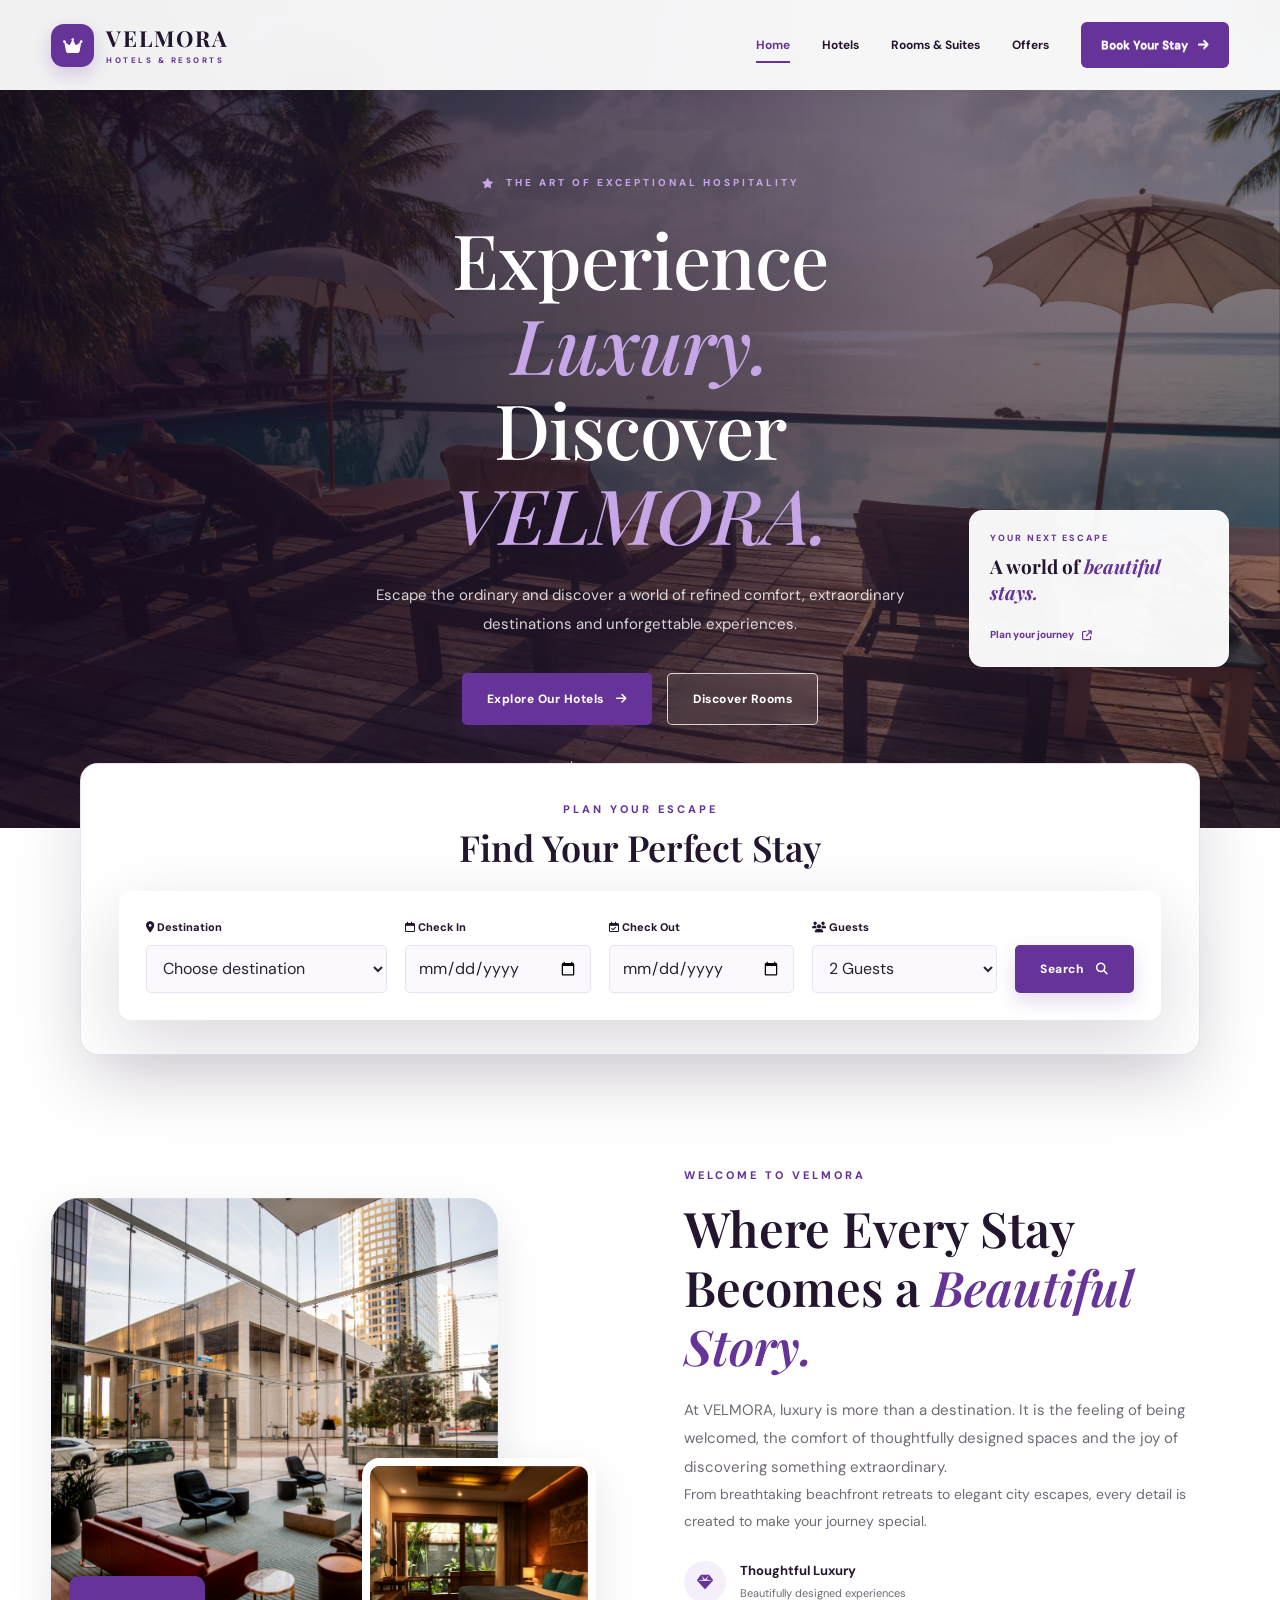
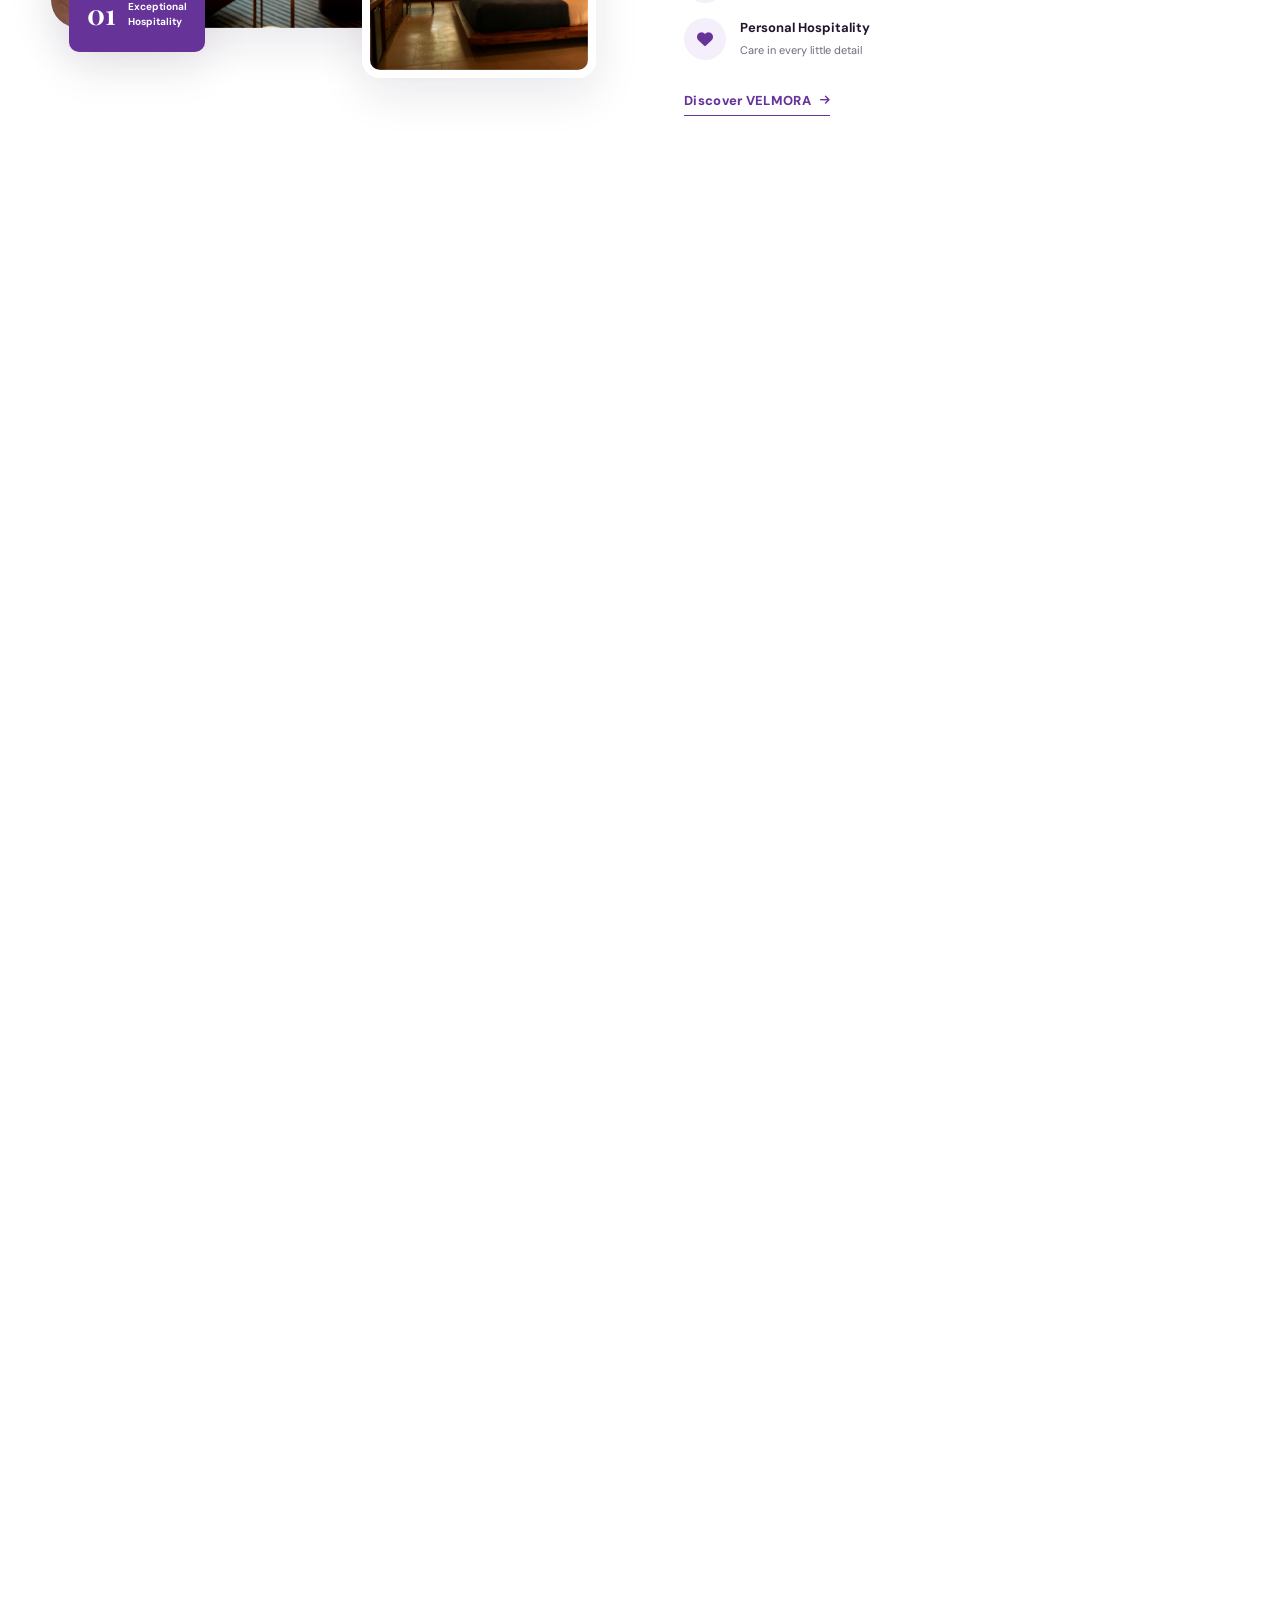
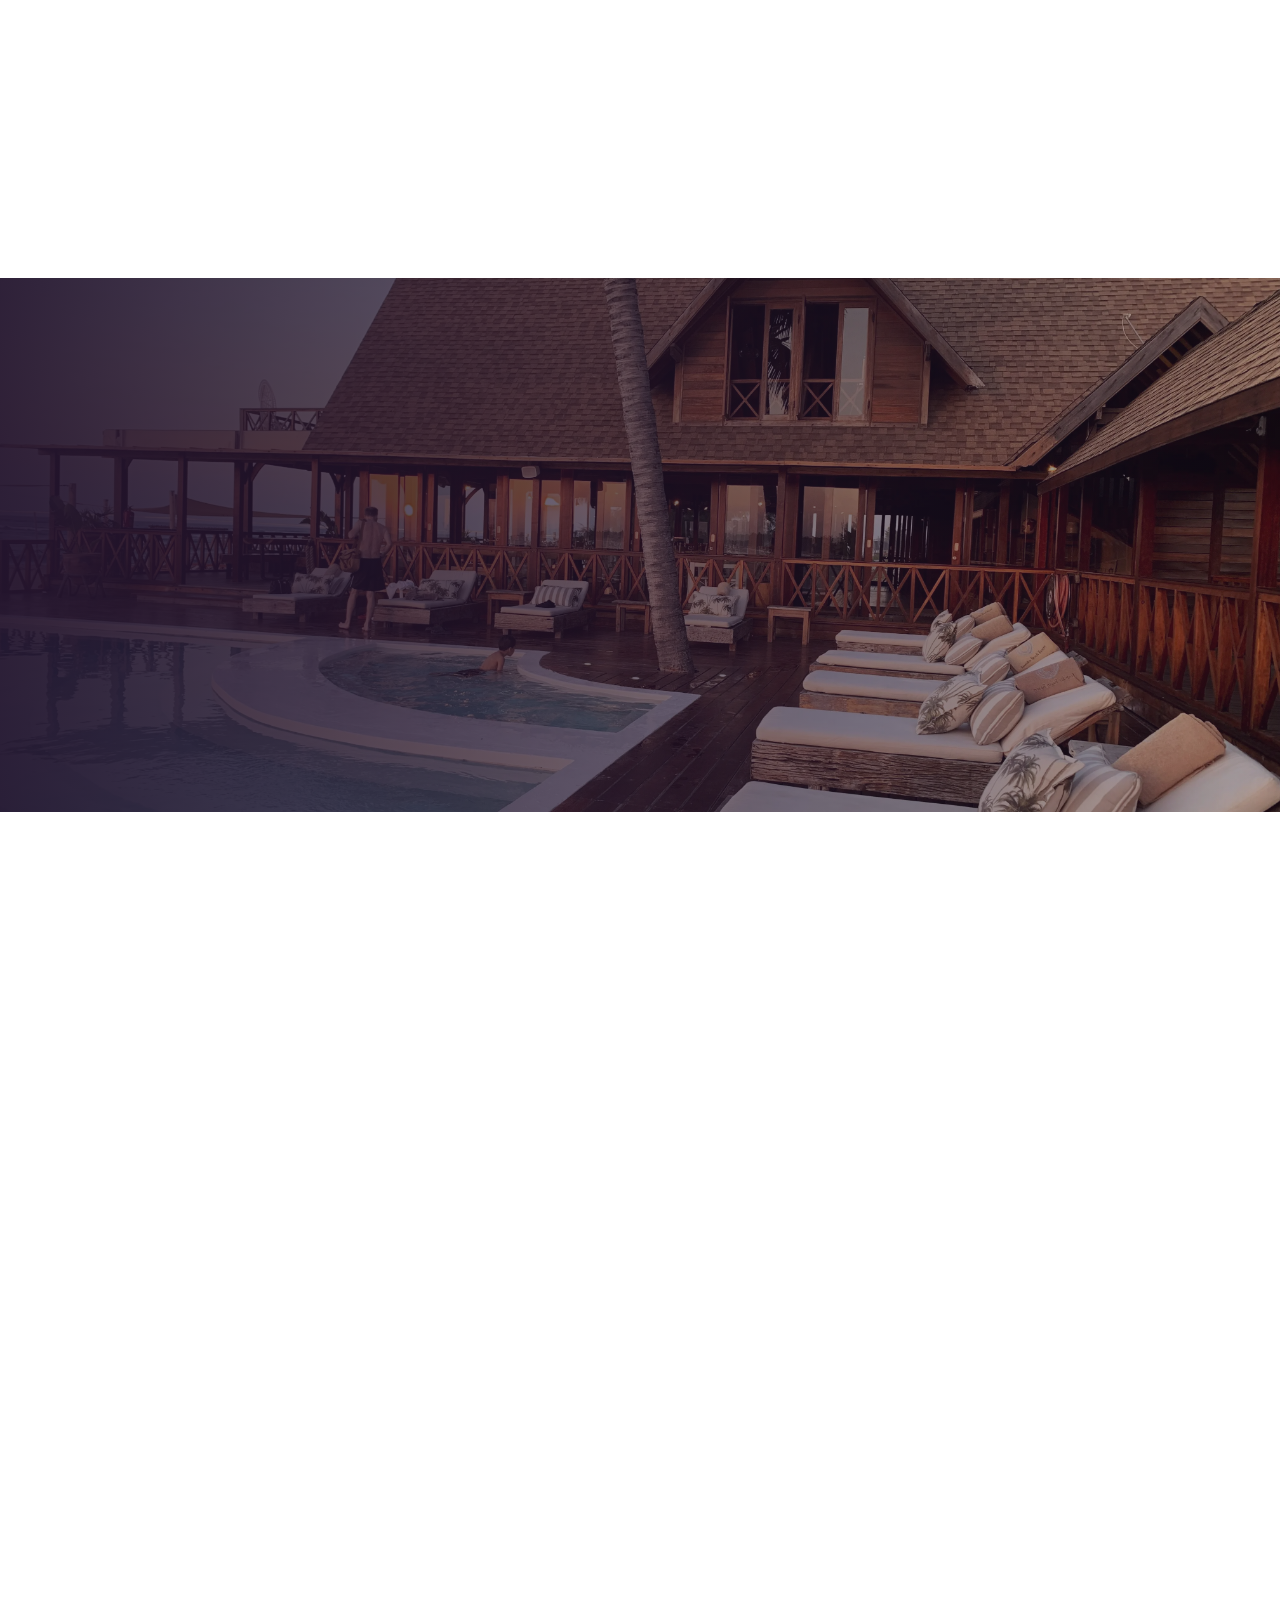
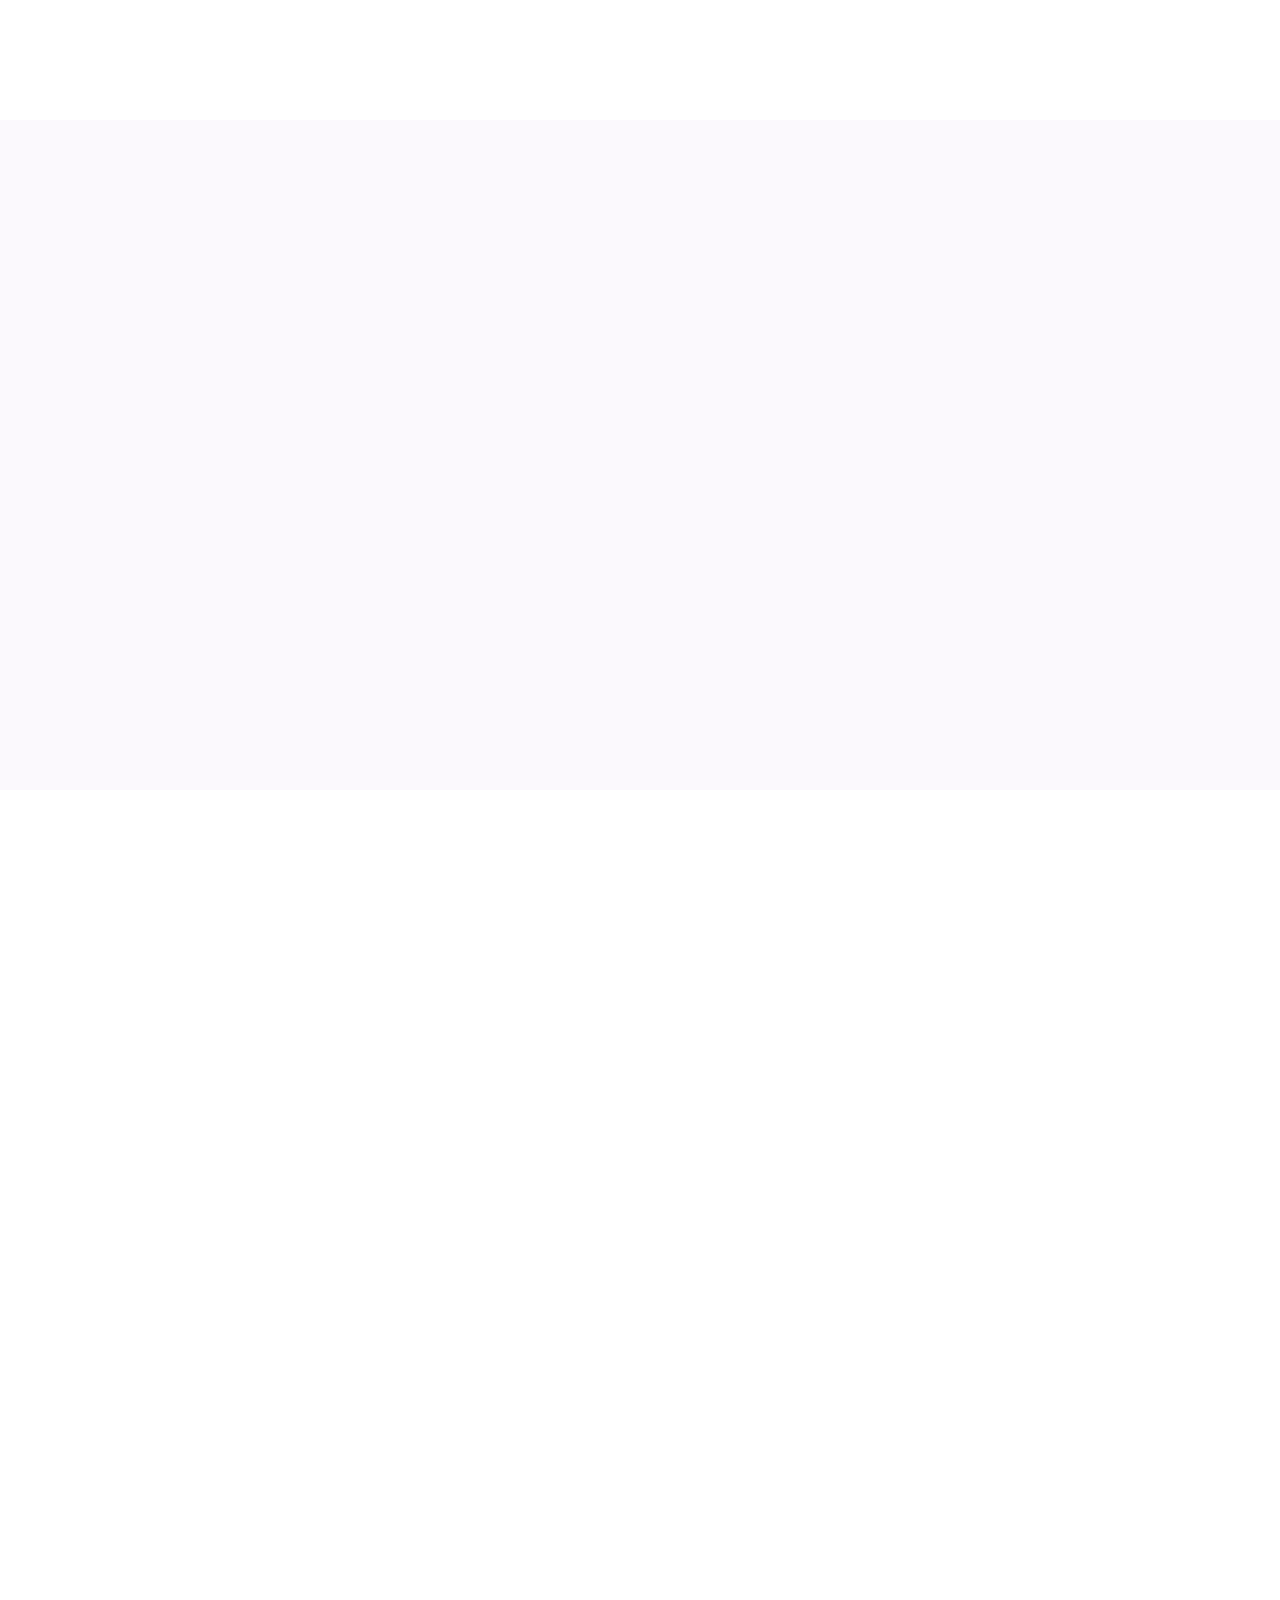
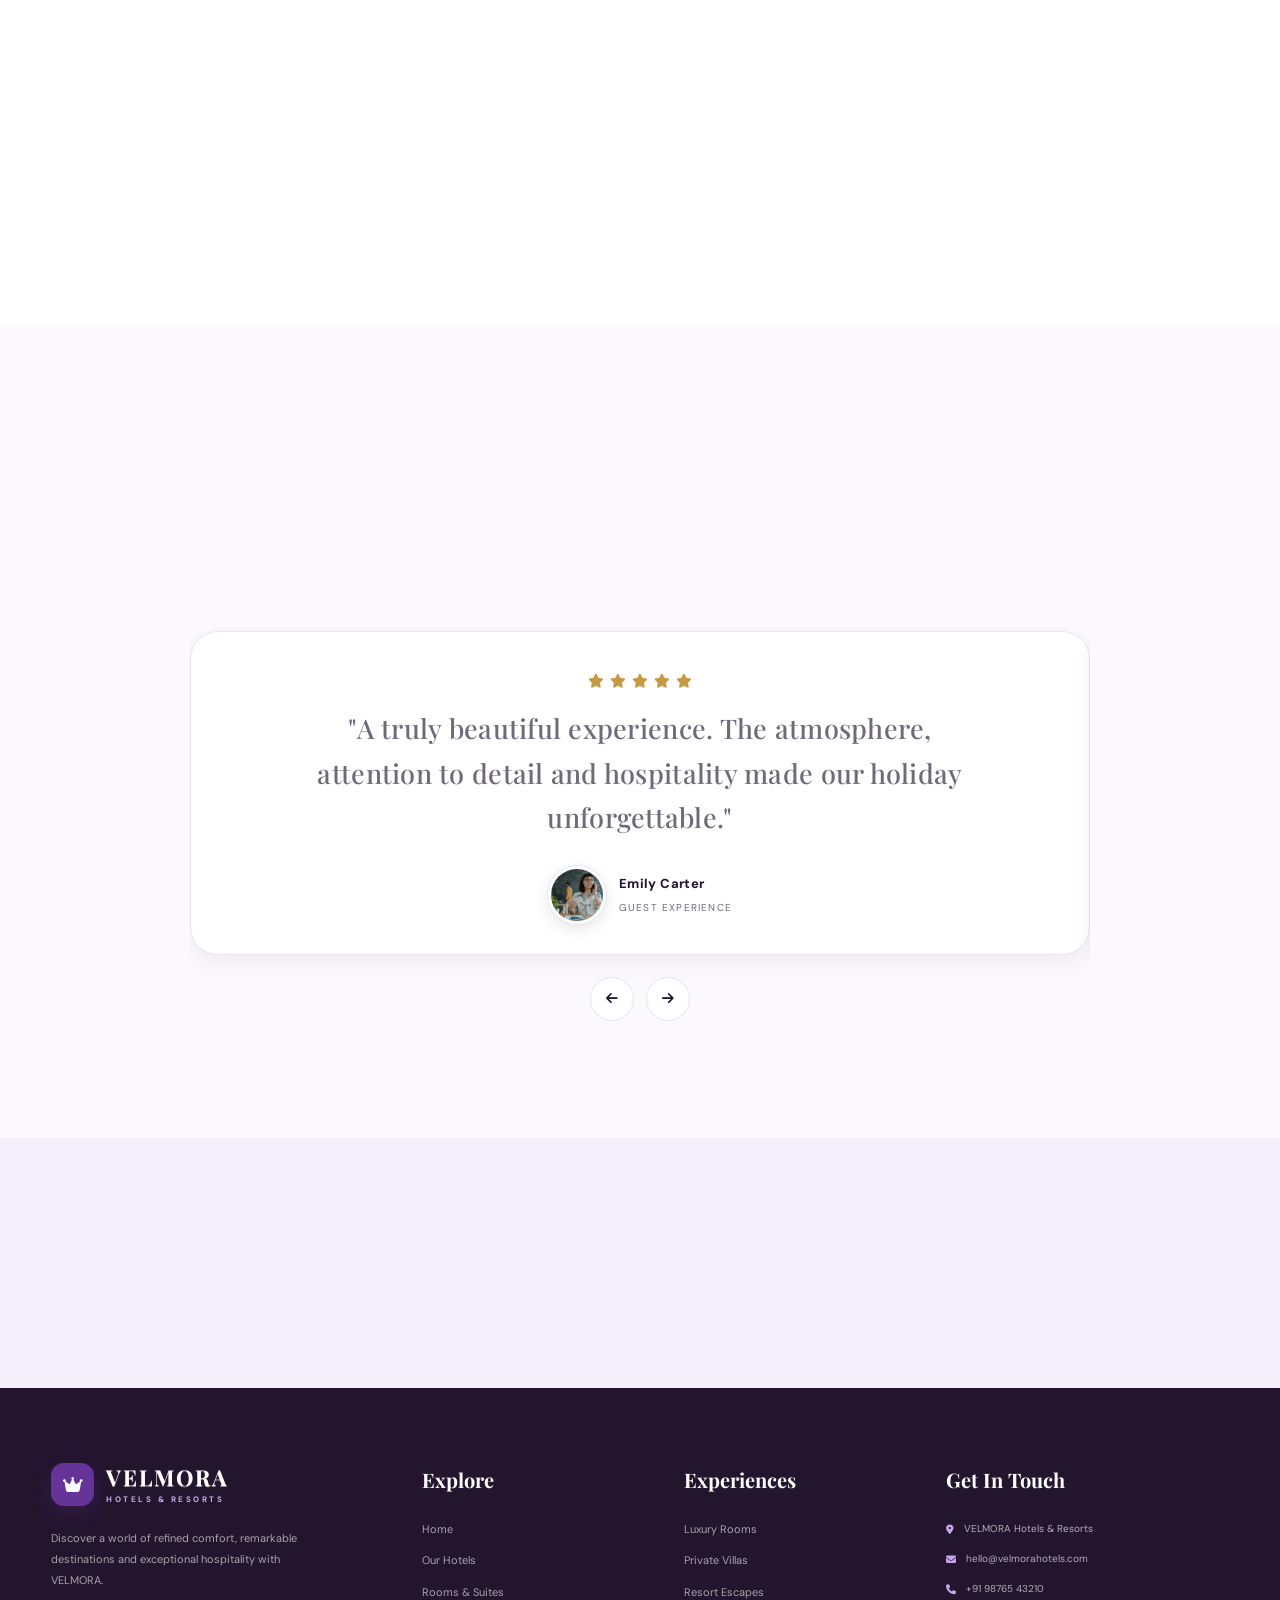
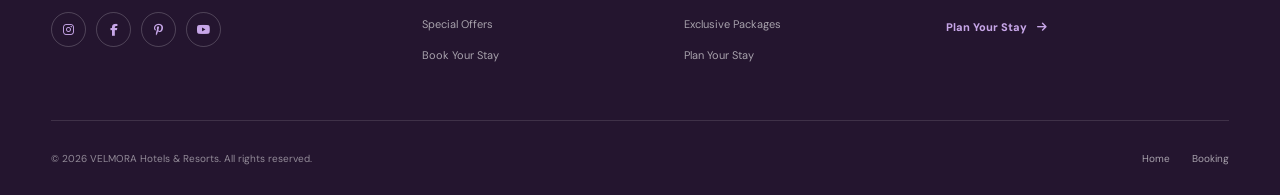
<file: index.html>
<!DOCTYPE html>
<html lang="en">
<head>
    <meta charset="UTF-8">
    <meta name="viewport" content="width=device-width, initial-scale=1.0">

    <meta name="theme-color" content="#663399">
    <meta name="description" content="Discover exceptional stays, elegant rooms and unforgettable hospitality at VELMORA Hotels & Resorts.">

    <title>VELMORA | Luxury Hotels & Resorts</title>

    <!-- Google Fonts -->
    <link rel="preconnect" href="https://fonts.googleapis.com">
    <link rel="preconnect" href="https://fonts.gstatic.com" crossorigin>
    <link href="https://fonts.googleapis.com/css2?family=DM+Sans:wght@400;500;600;700;800&family=Playfair+Display:wght@400;500;600;700&display=swap" rel="stylesheet">

    <!-- Font Awesome -->
    <link rel="stylesheet" href="https://cdnjs.cloudflare.com/ajax/libs/font-awesome/6.5.2/css/all.min.css">

    <!-- Main CSS -->
    <link rel="stylesheet" href="css/style.css">
</head>

<body class="home-page">

    <!-- =========================================
         PRELOADER
    ========================================== -->

    <div class="preloader" id="preloader">
        <div class="preloader-inner">

            <div class="preloader-visual">
                <div class="preloader-orbit orbit-one">
                    <span class="orbit-dot"></span>
                </div>

                <div class="preloader-orbit orbit-two">
                    <span class="orbit-dot"></span>
                </div>

                <div class="preloader-orbit orbit-three">
                    <span class="orbit-dot"></span>
                </div>

                <div class="preloader-center">
                    <i class="fa-solid fa-hotel"></i>
                </div>
            </div>

            <div class="preloader-brand">VELMORA</div>
            <div class="preloader-subtitle">HOTELS & RESORTS</div>

            <p class="preloader-tagline">
                Preparing your perfect stay
            </p>

            <div class="preloader-progress">
                <span id="preloader-progress-bar"></span>
            </div>

            <div class="preloader-meta">
                <span id="preloader-message">
                    Preparing your experience...
                </span>

                <span id="preloader-percent">0%</span>
            </div>

        </div>
    </div>


    <!-- PAGE TRANSITION -->

    <div class="page-transition" id="page-transition"></div>


    <!-- =========================================
         HEADER
    ========================================== -->

    <header class="site-header" id="site-header">

        <div class="container header-container">

            <!-- BRAND -->

            <a href="index.html" class="brand">

                <span class="brand-mark">
                    <i class="fa-solid fa-crown"></i>
                </span>

                <span class="brand-copy">
                    <strong>VELMORA</strong>
                    <small>HOTELS & RESORTS</small>
                </span>

            </a>


            <!-- MOBILE MENU BUTTON -->

            <button
                class="menu-toggle"
                id="menu-toggle"
                aria-label="Toggle navigation"
                aria-expanded="false"
                aria-controls="main-nav"
                type="button">

                <span></span>
                <span></span>
                <span></span>

            </button>


            <!-- NAVIGATION -->

            <nav class="main-nav" id="main-nav">

                <a href="index.html" class="nav-link active">
                    Home
                </a>

                <a href="hotels.html" class="nav-link">
                    Hotels
                </a>

                <a href="rooms.html" class="nav-link">
                    Rooms & Suites
                </a>

                <a href="offers.html" class="nav-link">
                    Offers
                </a>

                <a href="booking.html" class="nav-link nav-cta">
                    Book Your Stay
                    <i class="fa-solid fa-arrow-right"></i>
                </a>

            </nav>

        </div>

    </header>


    <main>


        <!-- =========================================
             HERO SECTION
        ========================================== -->

        <section class="home-hero">

            <div class="hero-background">
                <img
                    src="img/sasha-kaunas-xEaAoizNFV8-unsplash.webp"
                    alt="Luxury resort surrounded by beautiful scenery"
                    class="hero-image">

                <div class="hero-overlay"></div>
            </div>


            <div class="container hero-container">

                <div class="hero-content reveal">

                    <span class="hero-eyebrow">
                        <i class="fa-solid fa-star"></i>
                        THE ART OF EXCEPTIONAL HOSPITALITY
                    </span>

                    <h1>
                        Experience
                        <span>Luxury.</span>
                        Discover
                        <span>VELMORA.</span>
                    </h1>

                    <p>
                        Escape the ordinary and discover a world of
                        refined comfort, extraordinary destinations
                        and unforgettable experiences.
                    </p>


                    <div class="hero-actions">

                        <a href="hotels.html" class="btn btn-primary">
                            Explore Our Hotels
                            <i class="fa-solid fa-arrow-right"></i>
                        </a>

                        <a href="rooms.html" class="btn btn-outline">
                            Discover Rooms
                        </a>

                    </div>


                </div>


                <!-- HERO SIDE INFORMATION -->

                <div class="hero-side-card reveal reveal-right">

                    <span class="hero-side-label">
                        YOUR NEXT ESCAPE
                    </span>

                    <h3>
                        A world of
                        <span>beautiful stays.</span>
                    </h3>

                    <a href="booking.html">
                        Plan your journey
                        <i class="fa-solid fa-arrow-up-right-from-square"></i>
                    </a>

                </div>

            </div>


            <div class="hero-scroll-indicator">
                <span></span>
                SCROLL TO EXPLORE
            </div>

        </section>



        <!-- =========================================
             QUICK BOOKING SEARCH
        ========================================== -->

        <section class="quick-booking-section">

            <div class="container">

                <div class="quick-booking-panel reveal">

                    <div class="quick-booking-heading">

                        <span class="section-tag">
                            PLAN YOUR ESCAPE
                        </span>

                        <h2>Find Your Perfect Stay</h2>

                    </div>


                    <form class="quick-booking-form" id="quick-booking-form">

                        <div class="booking-field">

                            <label for="home-destination">
                                <i class="fa-solid fa-location-dot"></i>
                                Destination
                            </label>

                            <select id="home-destination" name="destination" required>
                                <option value="">Choose destination</option>
                                <option value="Maldives">Maldives</option>
                                <option value="Bali">Bali</option>
                                <option value="Dubai">Dubai</option>
                                <option value="Paris">Paris</option>
                                <option value="Switzerland">Switzerland</option>
                            </select>

                        </div>


                        <div class="booking-field">

                            <label for="home-checkin">
                                <i class="fa-regular fa-calendar"></i>
                                Check In
                            </label>

                            <input
                                type="date"
                                id="home-checkin"
                                name="check-in"
                                required>

                        </div>


                        <div class="booking-field">

                            <label for="home-checkout">
                                <i class="fa-regular fa-calendar-check"></i>
                                Check Out
                            </label>

                            <input
                                type="date"
                                id="home-checkout"
                                name="check-out"
                                required>

                        </div>


                        <div class="booking-field">

                            <label for="home-guests">
                                <i class="fa-solid fa-users"></i>
                                Guests
                            </label>

                            <select id="home-guests" name="guests">
                                <option value="1">1 Guest</option>
                                <option value="2" selected>2 Guests</option>
                                <option value="3">3 Guests</option>
                                <option value="4">4 Guests</option>
                                <option value="5">5 Guests</option>
                                <option value="6">6+ Guests</option>
                            </select>

                        </div>


                        <button type="submit" class="btn btn-primary search-btn">
                            Search
                            <i class="fa-solid fa-magnifying-glass"></i>
                        </button>

                    </form>

                </div>

            </div>

        </section>



        <!-- =========================================
             INTRODUCTION
        ========================================== -->

        <section class="section introduction-section">

            <div class="container">

                <div class="intro-grid">

                    <div class="intro-images reveal reveal-left">

                        <div class="intro-main-image">
                            <img
                                src="img/darshan-patel-DfzzpBRZCT0-unsplash.webp"
                                alt="Beautiful luxury hotel swimming pool">
                        </div>

                        <div class="intro-small-image">
                            <img
                                src="img/visualsofdana-T5pL6ciEn-I-unsplash.webp"
                                alt="Elegant luxury hotel interior">
                        </div>

                        <div class="intro-experience-badge">
                            <strong>01</strong>
                            <span>Exceptional<br>Hospitality</span>
                        </div>

                    </div>


                    <div class="intro-content reveal reveal-right">

                        <span class="section-tag">
                            WELCOME TO VELMORA
                        </span>

                        <h2 class="section-title">
                            Where Every Stay
                            Becomes a
                            <span>Beautiful Story.</span>
                        </h2>

                        <p class="section-description">
                            At VELMORA, luxury is more than a destination.
                            It is the feeling of being welcomed, the comfort
                            of thoughtfully designed spaces and the joy
                            of discovering something extraordinary.
                        </p>

                        <p>
                            From breathtaking beachfront retreats to
                            elegant city escapes, every detail is created
                            to make your journey special.
                        </p>


                        <div class="intro-highlights">

                            <div class="intro-highlight">
                                <i class="fa-solid fa-gem"></i>

                                <div>
                                    <strong>Thoughtful Luxury</strong>
                                    <span>Beautifully designed experiences</span>
                                </div>
                            </div>


                            <div class="intro-highlight">
                                <i class="fa-solid fa-heart"></i>

                                <div>
                                    <strong>Personal Hospitality</strong>
                                    <span>Care in every little detail</span>
                                </div>
                            </div>

                        </div>


                        <a href="hotels.html" class="text-link">
                            Discover VELMORA
                            <i class="fa-solid fa-arrow-right"></i>
                        </a>

                    </div>

                </div>

            </div>

        </section>



        <!-- =========================================
             FEATURED DESTINATIONS
        ========================================== -->

        <section class="section destinations-section">

            <div class="container">

                <div class="section-heading reveal">

                    <div>
                        <span class="section-tag">
                            EXPLORE THE WORLD
                        </span>

                        <h2 class="section-title">
                            Destinations Worth
                            <span>Discovering.</span>
                        </h2>
                    </div>

                    <a href="hotels.html" class="text-link">
                        View All Hotels
                        <i class="fa-solid fa-arrow-right"></i>
                    </a>

                </div>


                <div class="destination-grid">

                    <!-- DESTINATION 1 -->

                    <article class="destination-card destination-large reveal">

                        <img
                            src="img/ishan-seefromthesky-DtWyp_4YEes-unsplash.webp"
                            alt="Maldives tropical island resort">

                        <div class="destination-overlay">

                            <span class="destination-country">
                                INDIAN OCEAN
                            </span>

                            <h3>Maldives</h3>

                            <p>
                                Tropical beauty and oceanfront luxury.
                            </p>

                            <a href="hotels.html">
                                Explore Destination
                                <i class="fa-solid fa-arrow-right"></i>
                            </a>

                        </div>

                    </article>


                    <!-- DESTINATION 2 -->

                    <article class="destination-card reveal">

                        <img
                            src="img/katarzyna-zygnerska-Y0UUhY1V7Po-unsplash.webp"
                            alt="Bali tropical destination">

                        <div class="destination-overlay">

                            <span class="destination-country">
                                INDONESIA
                            </span>

                            <h3>Bali</h3>

                            <p>
                                Serenity surrounded by nature.
                            </p>

                            <a href="hotels.html">
                                Explore
                                <i class="fa-solid fa-arrow-right"></i>
                            </a>

                        </div>

                    </article>


                    <!-- DESTINATION 3 -->

                    <article class="destination-card reveal">

                        <img
                            src="img/david-rodrigo-Fr6zexbmjmc-unsplash.webp"
                            alt="Dubai skyline">

                        <div class="destination-overlay">

                            <span class="destination-country">
                                UNITED ARAB EMIRATES
                            </span>

                            <h3>Dubai</h3>

                            <p>
                                Contemporary elegance and city luxury.
                            </p>

                            <a href="hotels.html">
                                Explore
                                <i class="fa-solid fa-arrow-right"></i>
                            </a>

                        </div>

                    </article>


                    <!-- DESTINATION 4 -->

                    <article class="destination-card reveal">

                        <img
                            src="img/chris-karidis-nnzkZNYWHaU-unsplash.webp"
                            alt="Paris city destination">

                        <div class="destination-overlay">

                            <span class="destination-country">
                                FRANCE
                            </span>

                            <h3>Paris</h3>

                            <p>
                                Romance, culture and timeless charm.
                            </p>

                            <a href="hotels.html">
                                Explore
                                <i class="fa-solid fa-arrow-right"></i>
                            </a>

                        </div>

                    </article>

                </div>

            </div>

        </section>



        <!-- =========================================
             FEATURED HOTELS
        ========================================== -->

        <section class="section featured-hotels-section">

            <div class="container">

                <div class="section-heading reveal">

                    <div>
                        <span class="section-tag">
                            HANDPICKED FOR YOU
                        </span>

                        <h2 class="section-title">
                            Our Signature
                            <span>Hotels.</span>
                        </h2>

                        <p class="section-description">
                            Discover remarkable places designed
                            for extraordinary experiences.
                        </p>
                    </div>

                    <a href="hotels.html" class="text-link">
                        Explore All Hotels
                        <i class="fa-solid fa-arrow-right"></i>
                    </a>

                </div>


                <div class="hotel-grid">

                    <!-- HOTEL 1 -->

                    <article class="hotel-card reveal">

                        <div class="hotel-card-image">

                            <img
                                src="img/anmol-seth-hDbCjHNdF48-unsplash.webp"
                                alt="Luxury tropical resort">

                            <span class="hotel-badge">
                                SIGNATURE STAY
                            </span>

                            <span class="hotel-rating">
                                <i class="fa-solid fa-star"></i>
                                4.9
                            </span>

                        </div>


                        <div class="hotel-card-content">

                            <span class="hotel-location">
                                <i class="fa-solid fa-location-dot"></i>
                                Maldives
                            </span>

                            <h3>VELMORA Ocean Retreat</h3>

                            <p>
                                A peaceful escape with stunning
                                ocean views and private experiences.
                            </p>

                            <div class="hotel-card-bottom">

                                <div class="hotel-price">
                                    <strong>₹18,500</strong>
                                    <span>/ night</span>
                                </div>

                                <a href="booking.html" class="hotel-arrow">
                                    <i class="fa-solid fa-arrow-right"></i>
                                </a>

                            </div>

                        </div>

                    </article>


                    <!-- HOTEL 2 -->

                    <article class="hotel-card reveal">

                        <div class="hotel-card-image">

                            <img
                                src="img/sara-dubler-Koei_7yYtIo-unsplash.webp"
                                alt="Luxury swimming pool resort">

                            <span class="hotel-badge">
                                GUEST FAVOURITE
                            </span>

                            <span class="hotel-rating">
                                <i class="fa-solid fa-star"></i>
                                4.8
                            </span>

                        </div>


                        <div class="hotel-card-content">

                            <span class="hotel-location">
                                <i class="fa-solid fa-location-dot"></i>
                                Bali, Indonesia
                            </span>

                            <h3>VELMORA Tropical Haven</h3>

                            <p>
                                Relax in a beautiful setting
                                surrounded by lush greenery.
                            </p>

                            <div class="hotel-card-bottom">

                                <div class="hotel-price">
                                    <strong>₹12,900</strong>
                                    <span>/ night</span>
                                </div>

                                <a href="booking.html" class="hotel-arrow">
                                    <i class="fa-solid fa-arrow-right"></i>
                                </a>

                            </div>

                        </div>

                    </article>


                    <!-- HOTEL 3 -->

                    <article class="hotel-card reveal">

                        <div class="hotel-card-image">

                            <img
                                src="img/ciudad-maderas-MXbM1NrRqtI-unsplash.webp"
                                alt="Elegant luxury hotel">

                            <span class="hotel-badge">
                                CITY LUXURY
                            </span>

                            <span class="hotel-rating">
                                <i class="fa-solid fa-star"></i>
                                4.9
                            </span>

                        </div>


                        <div class="hotel-card-content">

                            <span class="hotel-location">
                                <i class="fa-solid fa-location-dot"></i>
                                Dubai, UAE
                            </span>

                            <h3>VELMORA Grand Palace</h3>

                            <p>
                                Experience refined comfort
                                in the heart of the city.
                            </p>

                            <div class="hotel-card-bottom">

                                <div class="hotel-price">
                                    <strong>₹21,000</strong>
                                    <span>/ night</span>
                                </div>

                                <a href="booking.html" class="hotel-arrow">
                                    <i class="fa-solid fa-arrow-right"></i>
                                </a>

                            </div>

                        </div>

                    </article>

                </div>

            </div>

        </section>



        <!-- =========================================
             EXPERIENCE SECTION
        ========================================== -->

        <section class="experience-section">

            <div class="experience-background">

                <img
                    src="img/bilderboken-rlwE8f8anOc-unsplash.webp"
                    alt="Luxury resort infinity pool">

                <div class="experience-overlay"></div>

            </div>


            <div class="container experience-container">

                <div class="experience-content reveal">

                    <span class="section-tag light-tag">
                        BEYOND EXPECTATIONS
                    </span>

                    <h2>
                        A Little More
                        <span>Luxury.</span>
                        A Lot More
                        <span>Memories.</span>
                    </h2>

                    <p>
                        From relaxing spa rituals to extraordinary
                        dining and thoughtfully personalised service,
                        make every moment count.
                    </p>

                    <a href="rooms.html" class="btn btn-light">
                        Discover The Experience
                        <i class="fa-solid fa-arrow-right"></i>
                    </a>

                </div>

            </div>

        </section>



        <!-- =========================================
             AMENITIES
        ========================================== -->

        <section class="section amenities-section">

            <div class="container">

                <div class="section-heading centered-heading reveal">

                    <span class="section-tag">
                        THE VELMORA DIFFERENCE
                    </span>

                    <h2 class="section-title">
                        Everything You Need
                        <span>To Unwind.</span>
                    </h2>

                    <p class="section-description">
                        Thoughtfully selected comforts and experiences
                        to make your stay truly special.
                    </p>

                </div>


                <div class="amenities-grid">

                    <article class="amenity-card reveal">

                        <div class="amenity-icon">
                            <i class="fa-solid fa-utensils"></i>
                        </div>

                        <h3>Fine Dining</h3>

                        <p>
                            Delight in carefully crafted cuisine
                            and memorable dining experiences.
                        </p>

                    </article>


                    <article class="amenity-card reveal">

                        <div class="amenity-icon">
                            <i class="fa-solid fa-spa"></i>
                        </div>

                        <h3>Luxury Spa</h3>

                        <p>
                            Find your balance with calming
                            wellness and relaxation experiences.
                        </p>

                    </article>


                    <article class="amenity-card reveal">

                        <div class="amenity-icon">
                            <i class="fa-solid fa-person-swimming"></i>
                        </div>

                        <h3>Infinity Pools</h3>

                        <p>
                            Enjoy beautiful poolside moments
                            with breathtaking surroundings.
                        </p>

                    </article>


                    <article class="amenity-card reveal">

                        <div class="amenity-icon">
                            <i class="fa-solid fa-concierge-bell"></i>
                        </div>

                        <h3>Personal Service</h3>

                        <p>
                            Experience attentive hospitality
                            throughout your stay.
                        </p>

                    </article>


                    <article class="amenity-card reveal">

                        <div class="amenity-icon">
                            <i class="fa-solid fa-wifi"></i>
                        </div>

                        <h3>Modern Comfort</h3>

                        <p>
                            Stay connected with convenient
                            modern amenities.
                        </p>

                    </article>


                    <article class="amenity-card reveal">

                        <div class="amenity-icon">
                            <i class="fa-solid fa-car"></i>
                        </div>

                        <h3>Travel Assistance</h3>

                        <p>
                            Make your journey easier with
                            helpful travel arrangements.
                        </p>

                    </article>

                </div>

            </div>

        </section>



        <!-- =========================================
             ROOMS PREVIEW
        ========================================== -->

        <section class="section rooms-preview-section">

            <div class="container">

                <div class="rooms-preview-grid">

                    <div class="rooms-preview-content reveal reveal-left">

                        <span class="section-tag">
                            YOUR PRIVATE SANCTUARY
                        </span>

                        <h2 class="section-title">
                            Spaces That Feel
                            <span>Like Paradise.</span>
                        </h2>

                        <p class="section-description">
                            Discover beautifully appointed rooms,
                            spacious suites and private villas,
                            each designed with comfort and elegance
                            in mind.
                        </p>

                        <ul class="rooms-feature-list">

                            <li>
                                <i class="fa-solid fa-check"></i>
                                Elegant interiors
                            </li>

                            <li>
                                <i class="fa-solid fa-check"></i>
                                Premium bedding
                            </li>

                            <li>
                                <i class="fa-solid fa-check"></i>
                                Thoughtful amenities
                            </li>

                            <li>
                                <i class="fa-solid fa-check"></i>
                                Beautiful views
                            </li>

                        </ul>

                        <a href="rooms.html" class="btn btn-primary">
                            Explore Rooms & Suites
                            <i class="fa-solid fa-arrow-right"></i>
                        </a>

                    </div>


                    <div class="rooms-preview-image reveal reveal-right">

                        <img
                            src="img/antonio-araujo-uZoA9WaygLQ-unsplash.webp"
                            alt="Elegant luxury hotel bedroom">

                        <div class="rooms-image-caption">
                            <span>THE ART OF COMFORT</span>
                            <strong>Your perfect retreat awaits.</strong>
                        </div>

                    </div>

                </div>

            </div>

        </section>



        <!-- =========================================
             SPECIAL OFFER
        ========================================== -->

        <section class="section home-offer-section">

            <div class="container">

                <div class="home-offer-card reveal">

                    <div class="home-offer-image">

                        <img
                            src="img/antonio-araujo-wYdzYVGMHQs-unsplash.webp"
                            alt="Romantic tropical luxury getaway">

                    </div>


                    <div class="home-offer-content">

                        <span class="offer-label">
                            <i class="fa-solid fa-gift"></i>
                            EXCLUSIVE VELMORA OFFER
                        </span>

                        <h2>
                            Make Your Escape
                            <span>Extra Special.</span>
                        </h2>

                        <p>
                            Discover selected luxury stays with
                            special benefits and thoughtful extras
                            for your next getaway.
                        </p>

                       
                        <a href="offers.html" class="btn btn-primary">
                            Explore Offers
                            <i class="fa-solid fa-arrow-right"></i>
                        </a>

                    </div>

                </div>

            </div>

        </section>



        <!-- =========================================
             TESTIMONIALS
        ========================================== -->

        <section class="section testimonials-section">

            <div class="container">

                <div class="section-heading centered-heading reveal">

                    <span class="section-tag">
                        GUEST STORIES
                    </span>

                    <h2 class="section-title">
                        Moments Worth
                        <span>Remembering.</span>
                    </h2>

                    <p class="section-description">
                        The most beautiful part of hospitality
                        is the memories our guests take home.
                    </p>

                </div>


                <div class="testimonial-track-wrapper">

                    <div class="testimonial-track">

                        <article class="testimonial-slide">

                            <div class="testimonial-stars">
                                <i class="fa-solid fa-star"></i>
                                <i class="fa-solid fa-star"></i>
                                <i class="fa-solid fa-star"></i>
                                <i class="fa-solid fa-star"></i>
                                <i class="fa-solid fa-star"></i>
                            </div>

                            <p>
                                "A truly beautiful experience.
                                The atmosphere, attention to detail
                                and hospitality made our holiday
                                unforgettable."
                            </p>

                            <div class="testimonial-author">

                                <img
                                    src="img/vitaly-gariev-N9GPReiNkt0-unsplash.webp"
                                    alt="Guest portrait">

                                <div>
                                    <strong>Emily Carter</strong>
                                    <span>Guest Experience</span>
                                </div>

                            </div>

                        </article>


                        <article class="testimonial-slide">

                            <div class="testimonial-stars">
                                <i class="fa-solid fa-star"></i>
                                <i class="fa-solid fa-star"></i>
                                <i class="fa-solid fa-star"></i>
                                <i class="fa-solid fa-star"></i>
                                <i class="fa-solid fa-star"></i>
                            </div>

                            <p>
                                "Everything felt effortless.
                                The rooms were beautiful, the service
                                was warm and every moment was special."
                            </p>

                            <div class="testimonial-author">

                                <img
                                    src="img/vitaly-gariev-r82UQrlmWz0-unsplash.webp"
                                    alt="Guest portrait">

                                <div>
                                    <strong>Daniel Morgan</strong>
                                    <span>Guest Experience</span>
                                </div>

                            </div>

                        </article>


                        <article class="testimonial-slide">

                            <div class="testimonial-stars">
                                <i class="fa-solid fa-star"></i>
                                <i class="fa-solid fa-star"></i>
                                <i class="fa-solid fa-star"></i>
                                <i class="fa-solid fa-star"></i>
                                <i class="fa-solid fa-star"></i>
                            </div>

                            <p>
                                "A wonderful escape with exceptional
                                comfort and thoughtful hospitality.
                                We would love to return."
                            </p>

                            <div class="testimonial-author">

                                <img
                                    src="img/vitaly-gariev-jZHM3fLXjIM-unsplash.webp"
                                    alt="Guest portrait">

                                <div>
                                    <strong>Alex Wilson</strong>
                                    <span>Guest Experience</span>
                                </div>

                            </div>

                        </article>

                    </div>


                    <div class="testimonial-controls">

                        <button
                            class="testimonial-prev"
                            type="button"
                            aria-label="Previous testimonial">

                            <i class="fa-solid fa-arrow-left"></i>

                        </button>

                        <button
                            class="testimonial-next"
                            type="button"
                            aria-label="Next testimonial">

                            <i class="fa-solid fa-arrow-right"></i>

                        </button>

                    </div>

                </div>

            </div>

        </section>



        <!-- =========================================
             NEWSLETTER
        ========================================== -->

        <section class="newsletter-section">

            <div class="container">

                <div class="newsletter-content reveal">

                    <span class="section-tag light-tag">
                        STAY INSPIRED
                    </span>

                    <h2>
                        A World of Luxury,
                        <span>In Your Inbox.</span>
                    </h2>

                    <p>
                        Receive travel inspiration, selected offers
                        and beautiful destination ideas from VELMORA.
                    </p>


                    <form class="newsletter-form">

                        <input
                            type="email"
                            name="email"
                            placeholder="Enter your email address"
                            aria-label="Email address"
                            required>

                        <button type="submit" class="btn btn-light">
                            Subscribe
                            <i class="fa-solid fa-arrow-right"></i>
                        </button>

                    </form>

                    <small>
                        By subscribing, you agree to receive
                        VELMORA updates.
                    </small>

                </div>

            </div>

        </section>


    </main>



    <!-- =========================================
         FOOTER
    ========================================== -->

    <footer class="site-footer">

        <div class="container">

            <div class="footer-grid">

                <!-- FOOTER BRAND -->

                <div class="footer-brand">

                    <a href="index.html" class="brand footer-logo">

                        <span class="brand-mark">
                            <i class="fa-solid fa-crown"></i>
                        </span>

                        <span class="brand-copy">
                            <strong>VELMORA</strong>
                            <small>HOTELS & RESORTS</small>
                        </span>

                    </a>


                    <p>
                        Discover a world of refined comfort,
                        remarkable destinations and exceptional
                        hospitality with VELMORA.
                    </p>


                    <div class="footer-socials">

                        <a href="#" aria-label="Instagram">
                            <i class="fa-brands fa-instagram"></i>
                        </a>

                        <a href="#" aria-label="Facebook">
                            <i class="fa-brands fa-facebook-f"></i>
                        </a>

                        <a href="#" aria-label="Pinterest">
                            <i class="fa-brands fa-pinterest-p"></i>
                        </a>

                        <a href="#" aria-label="YouTube">
                            <i class="fa-brands fa-youtube"></i>
                        </a>

                    </div>

                </div>


                <!-- QUICK LINKS -->

                <div class="footer-links">

                    <h3>Explore</h3>

                    <a href="index.html">Home</a>
                    <a href="hotels.html">Our Hotels</a>
                    <a href="rooms.html">Rooms & Suites</a>
                    <a href="offers.html">Special Offers</a>
                    <a href="booking.html">Book Your Stay</a>

                </div>


                <!-- EXPERIENCES -->

                <div class="footer-links">

                    <h3>Experiences</h3>

                    <a href="rooms.html">Luxury Rooms</a>
                    <a href="rooms.html">Private Villas</a>
                    <a href="hotels.html">Resort Escapes</a>
                    <a href="offers.html">Exclusive Packages</a>
                    <a href="booking.html">Plan Your Stay</a>

                </div>


                <!-- CONTACT -->

                <div class="footer-contact">

                    <h3>Get In Touch</h3>

                    <p>
                        <i class="fa-solid fa-location-dot"></i>
                        VELMORA Hotels & Resorts
                    </p>

                    <p>
                        <i class="fa-solid fa-envelope"></i>
                        hello@velmorahotels.com
                    </p>

                    <p>
                        <i class="fa-solid fa-phone"></i>
                        +91 98765 43210
                    </p>

                    <a href="booking.html" class="footer-book-link">
                        Plan Your Stay
                        <i class="fa-solid fa-arrow-right"></i>
                    </a>

                </div>

            </div>


            <!-- FOOTER BOTTOM -->

            <div class="footer-bottom">

                <p>
                    © <span id="current-year"></span>
                    VELMORA Hotels & Resorts.
                    All rights reserved.
                </p>

                <div class="footer-bottom-links">
                    <a href="index.html">Home</a>
                    <a href="booking.html">Booking</a>
                </div>

            </div>

        </div>

    </footer>



    <!-- =========================================
         BACK TO TOP
    ========================================== -->

    <button
        class="back-to-top"
        id="back-to-top"
        type="button"
        aria-label="Back to top">

        <i class="fa-solid fa-arrow-up"></i>

    </button>



    <!-- =========================================
         TOAST NOTIFICATION
    ========================================== -->

    <div class="toast" id="toast" role="status" aria-live="polite">

        <span class="toast-icon">
            <i class="fa-solid fa-circle-check"></i>
        </span>

        <span id="toast-message">
            Welcome to VELMORA.
        </span>

    </div>



    <!-- MAIN JAVASCRIPT -->

    <script src="js/script.js" defer></script>

</body>
</html>
</file>
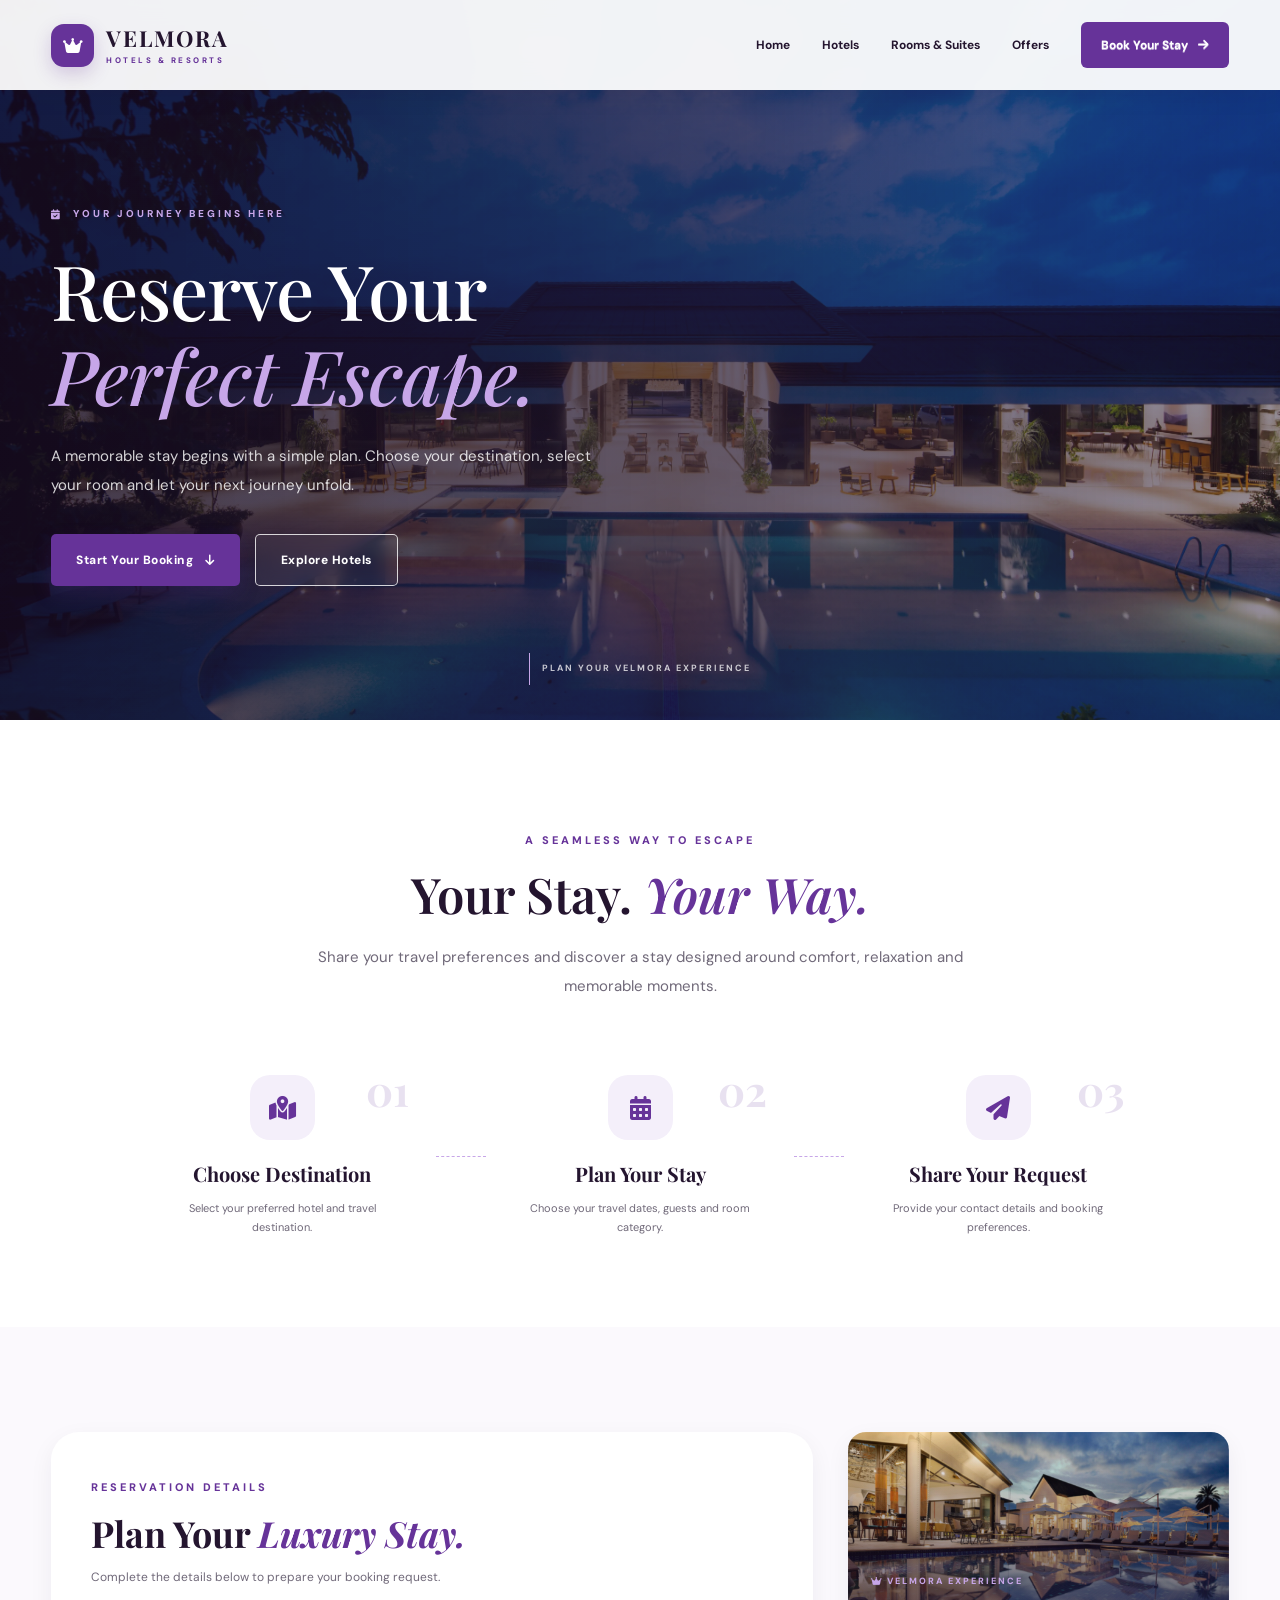
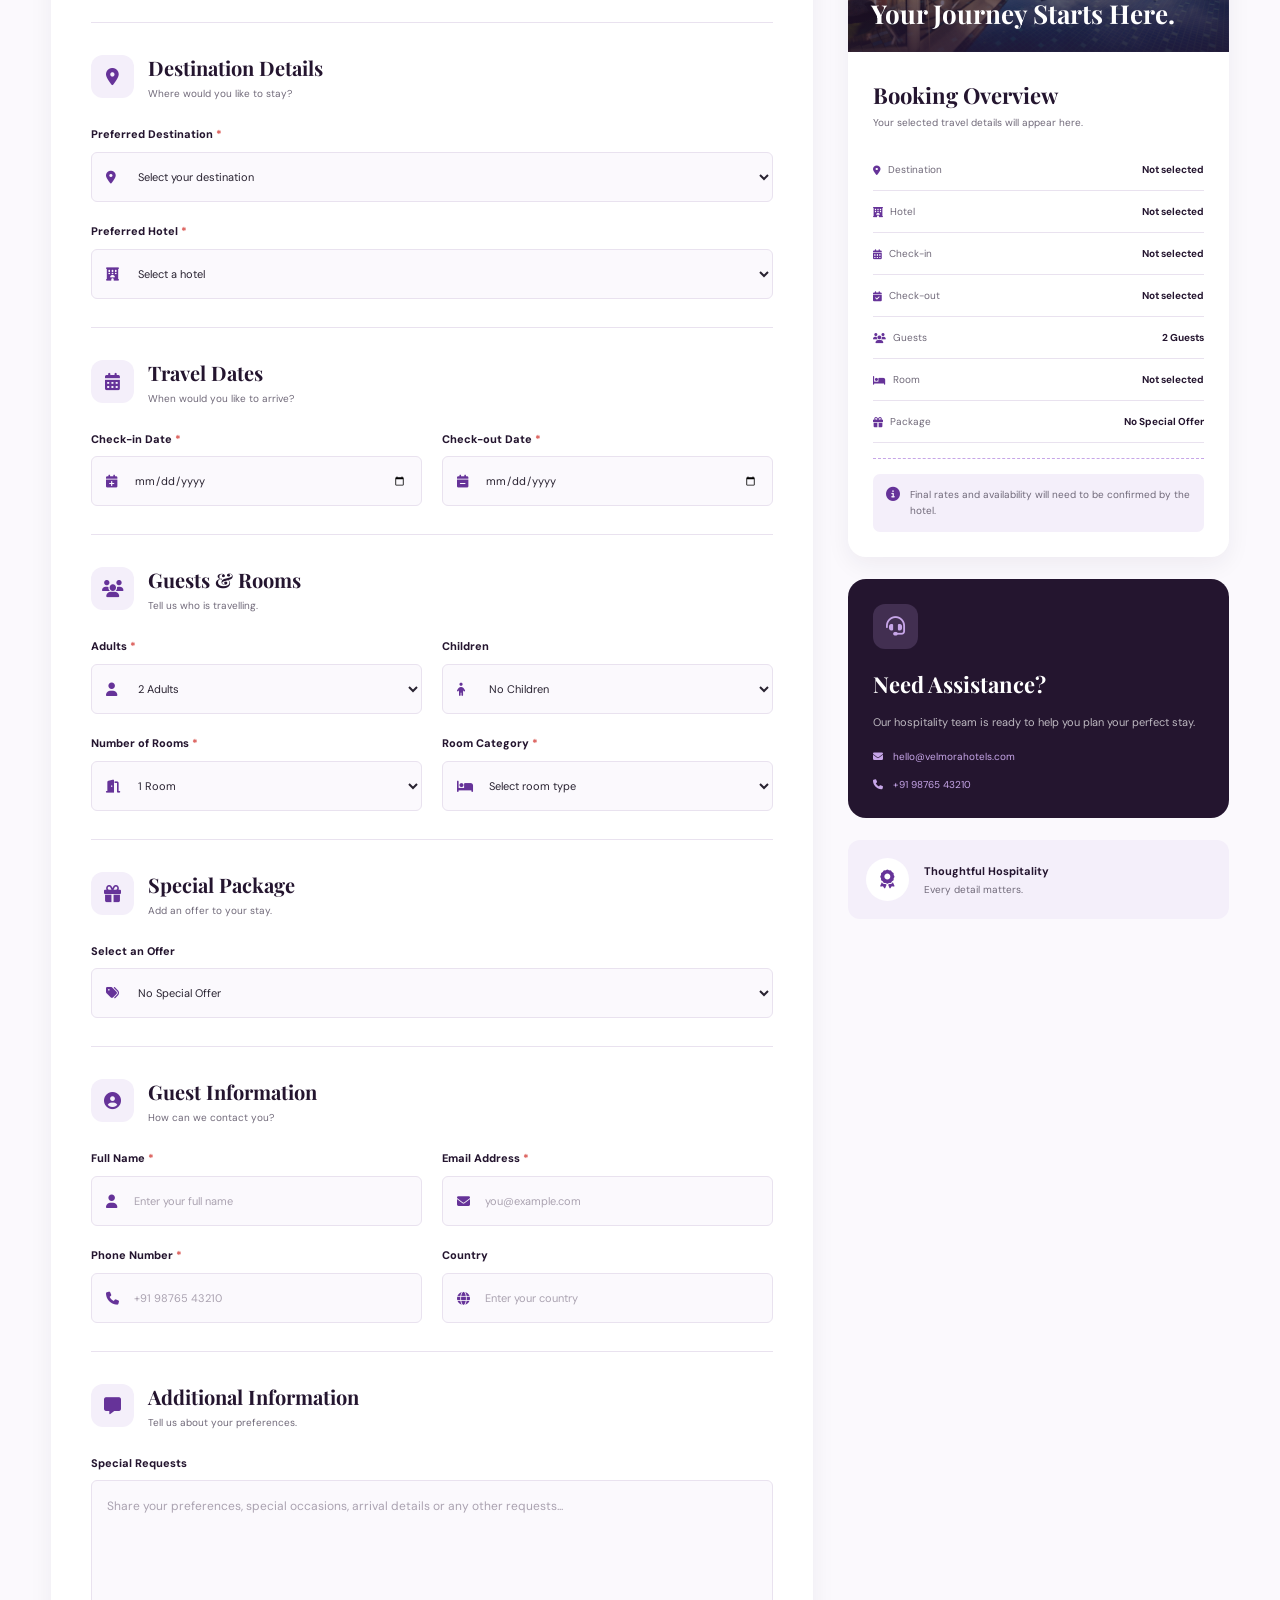
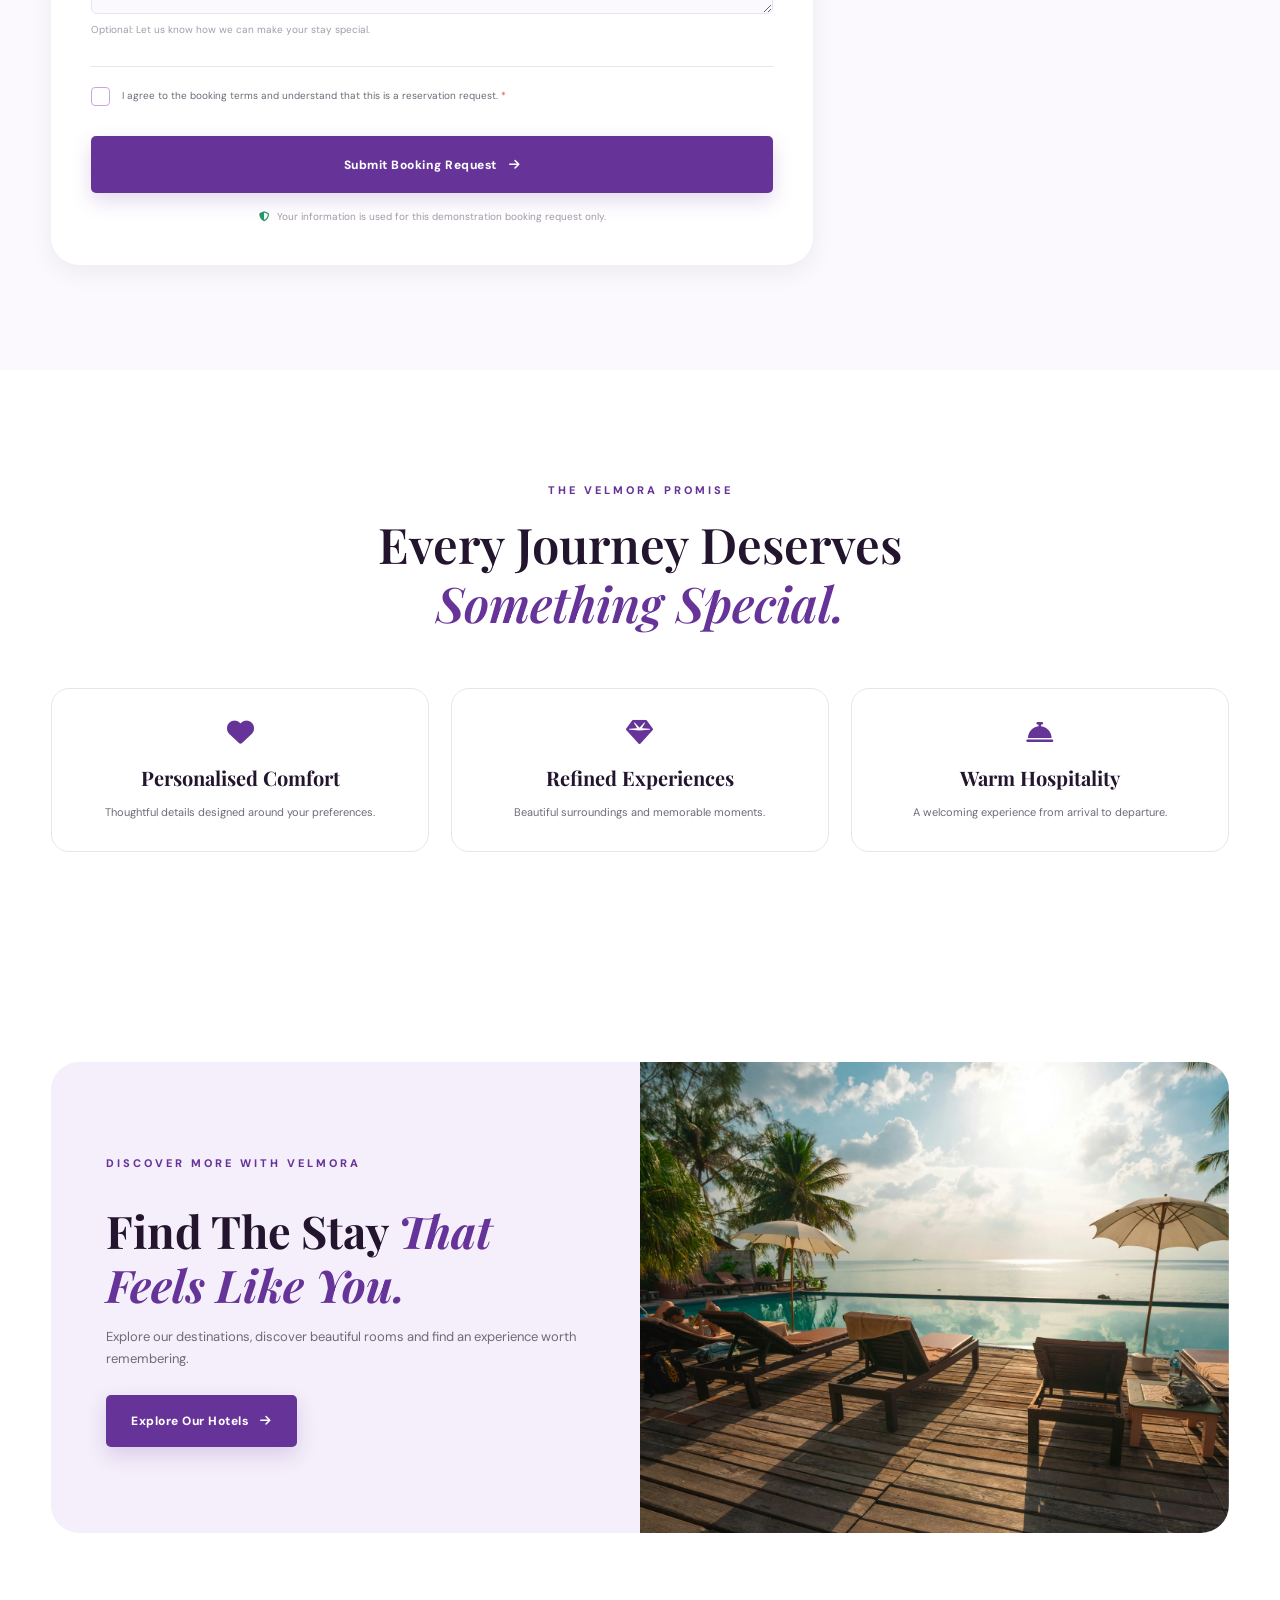
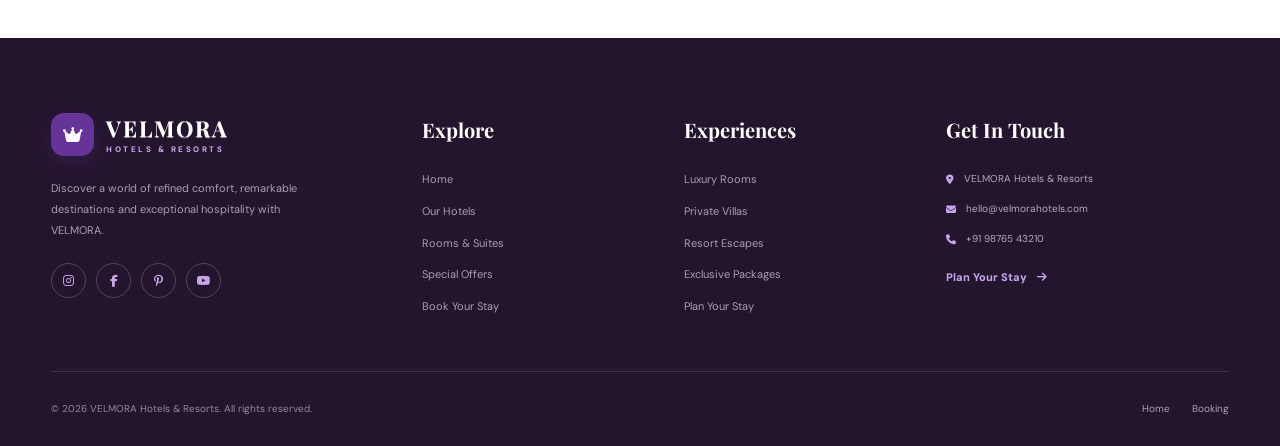
<file: booking.html>
<!DOCTYPE html>
<html lang="en">
<head>
    <meta charset="UTF-8">
    <meta name="viewport" content="width=device-width, initial-scale=1.0">

    <meta name="theme-color" content="#663399">
    <meta name="description" content="Plan your luxury escape with VELMORA Hotels & Resorts. Select your destination, room and travel dates.">

    <title>Book Your Stay | VELMORA Hotels & Resorts</title>

    <!-- GOOGLE FONTS -->
    <link rel="preconnect" href="https://fonts.googleapis.com">
    <link rel="preconnect" href="https://fonts.gstatic.com" crossorigin>
    <link href="https://fonts.googleapis.com/css2?family=DM+Sans:wght@400;500;600;700;800&family=Playfair+Display:wght@400;500;600;700&display=swap" rel="stylesheet">

    <!-- FONT AWESOME -->
    <link rel="stylesheet" href="https://cdnjs.cloudflare.com/ajax/libs/font-awesome/6.5.2/css/all.min.css">

    <!-- MAIN CSS -->
    <link rel="stylesheet" href="css/style.css">
</head>

<body class="booking-page">


    <!-- =========================================
         PRELOADER
    ========================================== -->

    <div class="preloader" id="preloader">

        <div class="preloader-inner">

            <div class="preloader-visual">

                <div class="preloader-orbit orbit-one">
                    <span class="orbit-dot"></span>
                </div>

                <div class="preloader-orbit orbit-two">
                    <span class="orbit-dot"></span>
                </div>

                <div class="preloader-orbit orbit-three">
                    <span class="orbit-dot"></span>
                </div>

                <div class="preloader-center">
                    <i class="fa-solid fa-hotel"></i>
                </div>

            </div>

            <div class="preloader-brand">VELMORA</div>

            <div class="preloader-subtitle">
                HOTELS & RESORTS
            </div>

            <p class="preloader-tagline">
                Preparing your perfect stay
            </p>

            <div class="preloader-progress">
                <span id="preloader-progress-bar"></span>
            </div>

            <div class="preloader-meta">

                <span id="preloader-message">
                    Preparing your experience...
                </span>

                <span id="preloader-percent">0%</span>

            </div>

        </div>

    </div>


    <!-- PAGE TRANSITION -->

    <div class="page-transition" id="page-transition"></div>



    <!-- =========================================
         HEADER
    ========================================== -->

    <header class="site-header" id="site-header">

        <div class="container header-container">

            <a href="index.html" class="brand">

                <span class="brand-mark">
                    <i class="fa-solid fa-crown"></i>
                </span>

                <span class="brand-copy">
                    <strong>VELMORA</strong>
                    <small>HOTELS & RESORTS</small>
                </span>

            </a>


            <button
                class="menu-toggle"
                id="menu-toggle"
                type="button"
                aria-label="Toggle navigation"
                aria-expanded="false"
                aria-controls="main-nav">

                <span></span>
                <span></span>
                <span></span>

            </button>


            <nav class="main-nav" id="main-nav">

                <a href="index.html" class="nav-link">
                    Home
                </a>

                <a href="hotels.html" class="nav-link">
                    Hotels
                </a>

                <a href="rooms.html" class="nav-link">
                    Rooms & Suites
                </a>

                <a href="offers.html" class="nav-link">
                    Offers
                </a>

                <a href="booking.html" class="nav-link nav-cta active">
                    Book Your Stay
                    <i class="fa-solid fa-arrow-right"></i>
                </a>

            </nav>

        </div>

    </header>



    <main>


        <!-- =========================================
             BOOKING HERO
        ========================================== -->

        <section class="booking-hero">

            <div class="hero-background">

                <img
                    src="img/fernando-alvarez-rodriguez-M7GddPqJowg-unsplash.webp"
                    alt="Luxury resort with beautiful swimming pool"
                    class="hero-image">

                <div class="hero-overlay"></div>

            </div>


            <div class="container hero-container">

                <div class="hero-content reveal">

                    <span class="hero-eyebrow">
                        <i class="fa-solid fa-calendar-check"></i>
                        YOUR JOURNEY BEGINS HERE
                    </span>

                    <h1>
                        Reserve Your
                        <span>Perfect Escape.</span>
                    </h1>

                    <p>
                        A memorable stay begins with a simple
                        plan. Choose your destination, select
                        your room and let your next journey unfold.
                    </p>


                    <div class="hero-actions">

                        <a href="#booking-section" class="btn btn-primary">
                            Start Your Booking
                            <i class="fa-solid fa-arrow-down"></i>
                        </a>

                        <a href="hotels.html" class="btn btn-outline">
                            Explore Hotels
                        </a>

                    </div>

                </div>

            </div>


            <div class="hero-scroll-indicator">
                <span></span>
                PLAN YOUR VELMORA EXPERIENCE
            </div>

        </section>



        <!-- =========================================
             BOOKING INTRO
        ========================================== -->

        <section class="section booking-intro-section">

            <div class="container">

                <div class="section-heading centered-heading reveal">

                    <span class="section-tag">
                        A SEAMLESS WAY TO ESCAPE
                    </span>

                    <h2 class="section-title">
                        Your Stay.
                        <span>Your Way.</span>
                    </h2>

                    <p class="section-description">
                        Share your travel preferences and
                        discover a stay designed around
                        comfort, relaxation and memorable moments.
                    </p>

                </div>


                <div class="booking-steps">


                    <div class="booking-step reveal">

                        <div class="booking-step-number">
                            01
                        </div>

                        <div class="booking-step-icon">
                            <i class="fa-solid fa-map-location-dot"></i>
                        </div>

                        <h3>Choose Destination</h3>

                        <p>
                            Select your preferred hotel
                            and travel destination.
                        </p>

                    </div>


                    <div class="booking-step-line"></div>


                    <div class="booking-step reveal">

                        <div class="booking-step-number">
                            02
                        </div>

                        <div class="booking-step-icon">
                            <i class="fa-solid fa-calendar-days"></i>
                        </div>

                        <h3>Plan Your Stay</h3>

                        <p>
                            Choose your travel dates,
                            guests and room category.
                        </p>

                    </div>


                    <div class="booking-step-line"></div>


                    <div class="booking-step reveal">

                        <div class="booking-step-number">
                            03
                        </div>

                        <div class="booking-step-icon">
                            <i class="fa-solid fa-paper-plane"></i>
                        </div>

                        <h3>Share Your Request</h3>

                        <p>
                            Provide your contact details
                            and booking preferences.
                        </p>

                    </div>


                </div>

            </div>

        </section>



        <!-- =========================================
             MAIN BOOKING SECTION
        ========================================== -->

        <section class="section booking-main-section" id="booking-section">

            <div class="container">

                <div class="booking-layout">


                    <!-- BOOKING FORM -->

                    <div class="booking-form-wrapper reveal">

                        <div class="booking-form-heading">

                            <span class="section-tag">
                                RESERVATION DETAILS
                            </span>

                            <h2>
                                Plan Your
                                <span>Luxury Stay.</span>
                            </h2>

                            <p>
                                Complete the details below
                                to prepare your booking request.
                            </p>

                        </div>



                        <form id="booking-form" class="booking-form">


                            <!-- DESTINATION -->

                            <div class="form-section">

                                <div class="form-section-heading">

                                    <span class="form-section-icon">
                                        <i class="fa-solid fa-location-dot"></i>
                                    </span>

                                    <div>
                                        <h3>Destination Details</h3>
                                        <p>Where would you like to stay?</p>
                                    </div>

                                </div>


                                <div class="form-grid">

                                    <div class="form-group full-width">

                                        <label for="destination">
                                            Preferred Destination
                                            <span>*</span>
                                        </label>

                                        <div class="form-control-wrap">

                                            <i class="fa-solid fa-map-marker-alt"></i>

                                            <select
                                                id="destination"
                                                name="destination"
                                                required>

                                                <option value="">
                                                    Select your destination
                                                </option>

                                                <option value="Maldives">
                                                    Maldives
                                                </option>

                                                <option value="Bali">
                                                    Bali
                                                </option>

                                                <option value="Dubai">
                                                    Dubai
                                                </option>

                                                <option value="Paris">
                                                    Paris
                                                </option>

                                                <option value="Switzerland">
                                                    Switzerland
                                                </option>

                                                <option value="Other">
                                                    Other Destination
                                                </option>

                                            </select>

                                        </div>

                                    </div>


                                    <div class="form-group full-width">

                                        <label for="hotel">
                                            Preferred Hotel
                                            <span>*</span>
                                        </label>

                                        <div class="form-control-wrap">

                                            <i class="fa-solid fa-hotel"></i>

                                            <select
                                                id="hotel"
                                                name="hotel"
                                                required>

                                                <option value="">
                                                    Select a hotel
                                                </option>

                                                <option value="VELMORA Grand Resort">
                                                    VELMORA Grand Resort
                                                </option>

                                                <option value="VELMORA Ocean Retreat">
                                                    VELMORA Ocean Retreat
                                                </option>

                                                <option value="VELMORA Royal Palace">
                                                    VELMORA Royal Palace
                                                </option>

                                                <option value="VELMORA City Suites">
                                                    VELMORA City Suites
                                                </option>

                                                <option value="VELMORA Mountain Escape">
                                                    VELMORA Mountain Escape
                                                </option>

                                                <option value="Any Available Hotel">
                                                    Any Available Hotel
                                                </option>

                                            </select>

                                        </div>

                                    </div>

                                </div>

                            </div>



                            <!-- TRAVEL DATES -->

                            <div class="form-section">

                                <div class="form-section-heading">

                                    <span class="form-section-icon">
                                        <i class="fa-solid fa-calendar-days"></i>
                                    </span>

                                    <div>
                                        <h3>Travel Dates</h3>
                                        <p>When would you like to arrive?</p>
                                    </div>

                                </div>


                                <div class="form-grid">

                                    <div class="form-group">

                                        <label for="check-in">
                                            Check-in Date
                                            <span>*</span>
                                        </label>

                                        <div class="form-control-wrap">

                                            <i class="fa-solid fa-calendar-plus"></i>

                                            <input
                                                type="date"
                                                id="check-in"
                                                name="checkin"
                                                required>

                                        </div>

                                    </div>


                                    <div class="form-group">

                                        <label for="check-out">
                                            Check-out Date
                                            <span>*</span>
                                        </label>

                                        <div class="form-control-wrap">

                                            <i class="fa-solid fa-calendar-minus"></i>

                                            <input
                                                type="date"
                                                id="check-out"
                                                name="checkout"
                                                required>

                                        </div>

                                    </div>

                                </div>

                            </div>



                            <!-- GUEST DETAILS -->

                            <div class="form-section">

                                <div class="form-section-heading">

                                    <span class="form-section-icon">
                                        <i class="fa-solid fa-users"></i>
                                    </span>

                                    <div>
                                        <h3>Guests & Rooms</h3>
                                        <p>Tell us who is travelling.</p>
                                    </div>

                                </div>


                                <div class="form-grid">


                                    <div class="form-group">

                                        <label for="adults">
                                            Adults
                                            <span>*</span>
                                        </label>

                                        <div class="form-control-wrap">

                                            <i class="fa-solid fa-user"></i>

                                            <select
                                                id="adults"
                                                name="adults"
                                                required>

                                                <option value="1">1 Adult</option>
                                                <option value="2" selected>2 Adults</option>
                                                <option value="3">3 Adults</option>
                                                <option value="4">4 Adults</option>
                                                <option value="5">5 Adults</option>
                                                <option value="6">6 Adults</option>

                                            </select>

                                        </div>

                                    </div>



                                    <div class="form-group">

                                        <label for="children">
                                            Children
                                        </label>

                                        <div class="form-control-wrap">

                                            <i class="fa-solid fa-child"></i>

                                            <select
                                                id="children"
                                                name="children">

                                                <option value="0" selected>
                                                    No Children
                                                </option>

                                                <option value="1">1 Child</option>
                                                <option value="2">2 Children</option>
                                                <option value="3">3 Children</option>
                                                <option value="4">4 Children</option>

                                            </select>

                                        </div>

                                    </div>



                                    <div class="form-group">

                                        <label for="rooms-count">
                                            Number of Rooms
                                            <span>*</span>
                                        </label>

                                        <div class="form-control-wrap">

                                            <i class="fa-solid fa-door-open"></i>

                                            <select
                                                id="rooms-count"
                                                name="rooms"
                                                required>

                                                <option value="1" selected>
                                                    1 Room
                                                </option>

                                                <option value="2">2 Rooms</option>
                                                <option value="3">3 Rooms</option>
                                                <option value="4">4 Rooms</option>
                                                <option value="5">5 Rooms</option>

                                            </select>

                                        </div>

                                    </div>



                                    <div class="form-group">

                                        <label for="room-type">
                                            Room Category
                                            <span>*</span>
                                        </label>

                                        <div class="form-control-wrap">

                                            <i class="fa-solid fa-bed"></i>

                                            <select
                                                id="room-type"
                                                name="roomType"
                                                required>

                                                <option value="">
                                                    Select room type
                                                </option>

                                                <option value="Deluxe Room">
                                                    Deluxe Room
                                                </option>

                                                <option value="Premium Deluxe">
                                                    Premium Deluxe
                                                </option>

                                                <option value="Executive Suite">
                                                    Executive Suite
                                                </option>

                                                <option value="Ocean View Suite">
                                                    Ocean View Suite
                                                </option>

                                                <option value="Private Pool Villa">
                                                    Private Pool Villa
                                                </option>

                                                <option value="Family Suite">
                                                    Family Suite
                                                </option>

                                            </select>

                                        </div>

                                    </div>


                                </div>

                            </div>



                            <!-- SPECIAL OFFER -->

                            <div class="form-section">

                                <div class="form-section-heading">

                                    <span class="form-section-icon">
                                        <i class="fa-solid fa-gift"></i>
                                    </span>

                                    <div>
                                        <h3>Special Package</h3>
                                        <p>Add an offer to your stay.</p>
                                    </div>

                                </div>


                                <div class="form-group full-width">

                                    <label for="special-offer">
                                        Select an Offer
                                    </label>

                                    <div class="form-control-wrap">

                                        <i class="fa-solid fa-tags"></i>

                                        <select
                                            id="special-offer"
                                            name="specialOffer">

                                            <option value="No Special Offer">
                                                No Special Offer
                                            </option>

                                            <option value="VELMORA Signature Escape">
                                                VELMORA Signature Escape
                                            </option>

                                            <option value="Romantic Getaway">
                                                Romantic Getaway
                                            </option>

                                            <option value="Family Holiday Package">
                                                Family Holiday Package
                                            </option>

                                            <option value="Weekend Retreat">
                                                Weekend Retreat
                                            </option>

                                            <option value="Early Bird Privilege">
                                                Early Bird Privilege
                                            </option>

                                            <option value="Honeymoon Escape">
                                                Honeymoon Escape
                                            </option>

                                            <option value="City Luxury Break">
                                                City Luxury Break
                                            </option>

                                        </select>

                                    </div>

                                </div>

                            </div>



                            <!-- PERSONAL DETAILS -->

                            <div class="form-section">

                                <div class="form-section-heading">

                                    <span class="form-section-icon">
                                        <i class="fa-solid fa-user-circle"></i>
                                    </span>

                                    <div>
                                        <h3>Guest Information</h3>
                                        <p>How can we contact you?</p>
                                    </div>

                                </div>


                                <div class="form-grid">


                                    <div class="form-group">

                                        <label for="full-name">
                                            Full Name
                                            <span>*</span>
                                        </label>

                                        <div class="form-control-wrap">

                                            <i class="fa-solid fa-user"></i>

                                            <input
                                                type="text"
                                                id="full-name"
                                                name="fullName"
                                                placeholder="Enter your full name"
                                                autocomplete="name"
                                                required>

                                        </div>

                                    </div>



                                    <div class="form-group">

                                        <label for="email">
                                            Email Address
                                            <span>*</span>
                                        </label>

                                        <div class="form-control-wrap">

                                            <i class="fa-solid fa-envelope"></i>

                                            <input
                                                type="email"
                                                id="email"
                                                name="email"
                                                placeholder="you@example.com"
                                                autocomplete="email"
                                                required>

                                        </div>

                                    </div>



                                    <div class="form-group">

                                        <label for="phone">
                                            Phone Number
                                            <span>*</span>
                                        </label>

                                        <div class="form-control-wrap">

                                            <i class="fa-solid fa-phone"></i>

                                            <input
                                                type="tel"
                                                id="phone"
                                                name="phone"
                                                placeholder="+91 98765 43210"
                                                autocomplete="tel"
                                                required>

                                        </div>

                                    </div>



                                    <div class="form-group">

                                        <label for="country">
                                            Country
                                        </label>

                                        <div class="form-control-wrap">

                                            <i class="fa-solid fa-globe"></i>

                                            <input
                                                type="text"
                                                id="country"
                                                name="country"
                                                placeholder="Enter your country"
                                                autocomplete="country-name">

                                        </div>

                                    </div>


                                </div>

                            </div>



                            <!-- ADDITIONAL INFORMATION -->

                            <div class="form-section">

                                <div class="form-section-heading">

                                    <span class="form-section-icon">
                                        <i class="fa-solid fa-message"></i>
                                    </span>

                                    <div>
                                        <h3>Additional Information</h3>
                                        <p>Tell us about your preferences.</p>
                                    </div>

                                </div>


                                <div class="form-group full-width">

                                    <label for="additional-info">
                                        Special Requests
                                    </label>

                                    <textarea
                                        id="additional-info"
                                        name="additionalInfo"
                                        rows="5"
                                        placeholder="Share your preferences, special occasions, arrival details or any other requests..."></textarea>

                                    <small class="form-help-text">
                                        Optional: Let us know how we can make your stay special.
                                    </small>

                                </div>

                            </div>



                            <!-- TERMS -->

                            <div class="booking-terms">

                                <label class="booking-checkbox">

                                    <input
                                        type="checkbox"
                                        id="terms"
                                        name="terms"
                                        required>

                                    <span class="custom-checkbox"></span>

                                    <span class="booking-terms-text">
                                        I agree to the booking terms
                                        and understand that this is a
                                        reservation request.
                                        <span>*</span>
                                    </span>

                                </label>

                            </div>



                            <!-- SUBMIT -->

                            <div class="booking-submit-area">

                                <button
                                    type="submit"
                                    class="btn btn-primary booking-submit-btn"
                                    id="booking-submit-btn">

                                    <span class="submit-button-text">
                                        Submit Booking Request
                                    </span>

                                    <i class="fa-solid fa-arrow-right"></i>

                                </button>

                                <p>
                                    <i class="fa-solid fa-shield-halved"></i>
                                    Your information is used for this
                                    demonstration booking request only.
                                </p>

                            </div>


                        </form>

                    </div>



                    <!-- BOOKING SIDEBAR -->

                    <aside class="booking-sidebar reveal">


                        <!-- SUMMARY CARD -->

                        <div class="booking-summary-card">

                            <div class="booking-summary-image">

                                <img
                                    src="img/anmol-seth-hDbCjHNdF48-unsplash.webp"
                                    alt="Luxury resort">

                                <div class="booking-summary-image-overlay">

                                    <span>
                                        <i class="fa-solid fa-crown"></i>
                                        VELMORA EXPERIENCE
                                    </span>

                                    <h3>
                                        Your Journey
                                        Starts Here.
                                    </h3>

                                </div>

                            </div>


                            <div class="booking-summary-content">

                                <h3>Booking Overview</h3>

                                <p>
                                    Your selected travel details
                                    will appear here.
                                </p>


                                <div class="summary-item">

                                    <span>
                                        <i class="fa-solid fa-location-dot"></i>
                                        Destination
                                    </span>

                                    <strong id="summary-destination">
                                        Not selected
                                    </strong>

                                </div>


                                <div class="summary-item">

                                    <span>
                                        <i class="fa-solid fa-hotel"></i>
                                        Hotel
                                    </span>

                                    <strong id="summary-hotel">
                                        Not selected
                                    </strong>

                                </div>


                                <div class="summary-item">

                                    <span>
                                        <i class="fa-solid fa-calendar-days"></i>
                                        Check-in
                                    </span>

                                    <strong id="summary-checkin">
                                        Not selected
                                    </strong>

                                </div>


                                <div class="summary-item">

                                    <span>
                                        <i class="fa-solid fa-calendar-check"></i>
                                        Check-out
                                    </span>

                                    <strong id="summary-checkout">
                                        Not selected
                                    </strong>

                                </div>


                                <div class="summary-item">

                                    <span>
                                        <i class="fa-solid fa-users"></i>
                                        Guests
                                    </span>

                                    <strong id="summary-guests">
                                        2 Adults
                                    </strong>

                                </div>


                                <div class="summary-item">

                                    <span>
                                        <i class="fa-solid fa-bed"></i>
                                        Room
                                    </span>

                                    <strong id="summary-room">
                                        Not selected
                                    </strong>

                                </div>


                                <div class="summary-item">

                                    <span>
                                        <i class="fa-solid fa-gift"></i>
                                        Package
                                    </span>

                                    <strong id="summary-offer">
                                        No Special Offer
                                    </strong>

                                </div>


                                <div class="summary-divider"></div>


                                <div class="summary-note">

                                    <i class="fa-solid fa-circle-info"></i>

                                    <p>
                                        Final rates and availability
                                        will need to be confirmed
                                        by the hotel.
                                    </p>

                                </div>

                            </div>

                        </div>



                        <!-- HELP CARD -->

                        <div class="booking-help-card">

                            <div class="booking-help-icon">
                                <i class="fa-solid fa-headset"></i>
                            </div>

                            <h3>Need Assistance?</h3>

                            <p>
                                Our hospitality team is ready
                                to help you plan your perfect stay.
                            </p>

                            <a href="mailto:hello@velmorahotels.com">
                                <i class="fa-solid fa-envelope"></i>
                                hello@velmorahotels.com
                            </a>

                            <a href="tel:+919876543210">
                                <i class="fa-solid fa-phone"></i>
                                +91 98765 43210
                            </a>

                        </div>



                        <!-- TRUST CARD -->

                        <div class="booking-trust-card">

                            <div class="booking-trust-icon">
                                <i class="fa-solid fa-award"></i>
                            </div>

                            <div>
                                <strong>Thoughtful Hospitality</strong>

                                <span>
                                    Every detail matters.
                                </span>
                            </div>

                        </div>


                    </aside>


                </div>

                <section class="booking-success-panel" id="booking-success" hidden aria-live="polite">
                    <div class="booking-success-icon"><i class="fa-solid fa-check"></i></div>
                    <span class="section-tag">VELMORA BOOKING REQUEST</span>
                    <h2>Thank You! <span>Your Request Is Complete.</span></h2>
                    <p class="booking-success-lead">Your booking details have been submitted in this demo experience.</p>
                    <div class="booking-success-reference">Demo reference: <strong id="success-reference">VEL-DEMO-00000</strong></div>
                    <div class="booking-success-details">
                        <div><span>Guest</span><strong id="success-guest">—</strong></div>
                        <div><span>Destination</span><strong id="success-destination">—</strong></div>
                        <div><span>Hotel</span><strong id="success-hotel">—</strong></div>
                        <div><span>Check-in</span><strong id="success-checkin">—</strong></div>
                        <div><span>Check-out</span><strong id="success-checkout">—</strong></div>
                    </div>
                    <p class="booking-demo-notice"><i class="fa-solid fa-circle-info"></i> This is a front-end demonstration only. No real reservation or payment has been made.</p>
                    <button type="button" class="btn btn-primary" id="book-another-stay">Plan Another Stay <i class="fa-solid fa-arrow-right"></i></button>
                </section>

            </div>

        </section>



        <!-- =========================================
             BOOKING PROMISE
        ========================================== -->

        <section class="section booking-promise-section">

            <div class="container">

                <div class="section-heading centered-heading reveal">

                    <span class="section-tag">
                        THE VELMORA PROMISE
                    </span>

                    <h2 class="section-title">
                        Every Journey Deserves
                        <span>Something Special.</span>
                    </h2>

                </div>


                <div class="booking-promise-grid">


                    <article class="booking-promise-card reveal">

                        <i class="fa-solid fa-heart"></i>

                        <h3>Personalised Comfort</h3>

                        <p>
                            Thoughtful details designed
                            around your preferences.
                        </p>

                    </article>


                    <article class="booking-promise-card reveal">

                        <i class="fa-solid fa-gem"></i>

                        <h3>Refined Experiences</h3>

                        <p>
                            Beautiful surroundings and
                            memorable moments.
                        </p>

                    </article>


                    <article class="booking-promise-card reveal">

                        <i class="fa-solid fa-concierge-bell"></i>

                        <h3>Warm Hospitality</h3>

                        <p>
                            A welcoming experience
                            from arrival to departure.
                        </p>

                    </article>


                </div>

            </div>

        </section>



        <!-- =========================================
             FINAL CTA
        ========================================== -->

        <section class="section booking-final-section">

            <div class="container">

                <div class="hotel-final-cta-card reveal">

                    <div class="hotel-final-cta-content">

                        <span class="section-tag">
                            DISCOVER MORE WITH VELMORA
                        </span>

                        <h2>
                            Find The Stay
                            <span>That Feels Like You.</span>
                        </h2>

                        <p>
                            Explore our destinations,
                            discover beautiful rooms and
                            find an experience worth remembering.
                        </p>

                        <a href="hotels.html" class="btn btn-primary">
                            Explore Our Hotels
                            <i class="fa-solid fa-arrow-right"></i>
                        </a>

                    </div>


                    <div class="hotel-final-cta-image">

                        <img
                            src="img/sasha-kaunas-xEaAoizNFV8-unsplash.webp"
                            alt="Beautiful tropical luxury resort">

                    </div>

                </div>

            </div>

        </section>


    </main>



    <!-- =========================================
         FOOTER
    ========================================== -->

    <footer class="site-footer">

        <div class="container">

            <div class="footer-grid">


                <div class="footer-brand">

                    <a href="index.html" class="brand footer-logo">

                        <span class="brand-mark">
                            <i class="fa-solid fa-crown"></i>
                        </span>

                        <span class="brand-copy">
                            <strong>VELMORA</strong>
                            <small>HOTELS & RESORTS</small>
                        </span>

                    </a>

                    <p>
                        Discover a world of refined comfort,
                        remarkable destinations and exceptional
                        hospitality with VELMORA.
                    </p>

                    <div class="footer-socials">

                        <a href="#" aria-label="Instagram">
                            <i class="fa-brands fa-instagram"></i>
                        </a>

                        <a href="#" aria-label="Facebook">
                            <i class="fa-brands fa-facebook-f"></i>
                        </a>

                        <a href="#" aria-label="Pinterest">
                            <i class="fa-brands fa-pinterest-p"></i>
                        </a>

                        <a href="#" aria-label="YouTube">
                            <i class="fa-brands fa-youtube"></i>
                        </a>

                    </div>

                </div>



                <div class="footer-links">

                    <h3>Explore</h3>

                    <a href="index.html">Home</a>
                    <a href="hotels.html">Our Hotels</a>
                    <a href="rooms.html">Rooms & Suites</a>
                    <a href="offers.html">Special Offers</a>
                    <a href="booking.html">Book Your Stay</a>

                </div>



                <div class="footer-links">

                    <h3>Experiences</h3>

                    <a href="rooms.html">Luxury Rooms</a>
                    <a href="rooms.html">Private Villas</a>
                    <a href="hotels.html">Resort Escapes</a>
                    <a href="offers.html">Exclusive Packages</a>
                    <a href="booking.html">Plan Your Stay</a>

                </div>



                <div class="footer-contact">

                    <h3>Get In Touch</h3>

                    <p>
                        <i class="fa-solid fa-location-dot"></i>
                        VELMORA Hotels & Resorts
                    </p>

                    <p>
                        <i class="fa-solid fa-envelope"></i>
                        hello@velmorahotels.com
                    </p>

                    <p>
                        <i class="fa-solid fa-phone"></i>
                        +91 98765 43210
                    </p>

                    <a href="booking.html" class="footer-book-link">
                        Plan Your Stay
                        <i class="fa-solid fa-arrow-right"></i>
                    </a>

                </div>


            </div>


            <div class="footer-bottom">

                <p>
                    © <span id="current-year"></span>
                    VELMORA Hotels & Resorts.
                    All rights reserved.
                </p>

                <div class="footer-bottom-links">
                    <a href="index.html">Home</a>
                    <a href="booking.html">Booking</a>
                </div>

            </div>

        </div>

    </footer>



    <!-- BACK TO TOP -->

    <button
        class="back-to-top"
        id="back-to-top"
        type="button"
        aria-label="Back to top">

        <i class="fa-solid fa-arrow-up"></i>

    </button>



    <!-- TOAST -->

    <div class="toast" id="toast" role="status" aria-live="polite">

        <span class="toast-icon">
            <i class="fa-solid fa-circle-check"></i>
        </span>

        <span id="toast-message">
            Welcome to VELMORA.
        </span>

    </div>



    <!-- MAIN JAVASCRIPT -->

    <script src="js/script.js" defer></script>

</body>
</html>
</file>
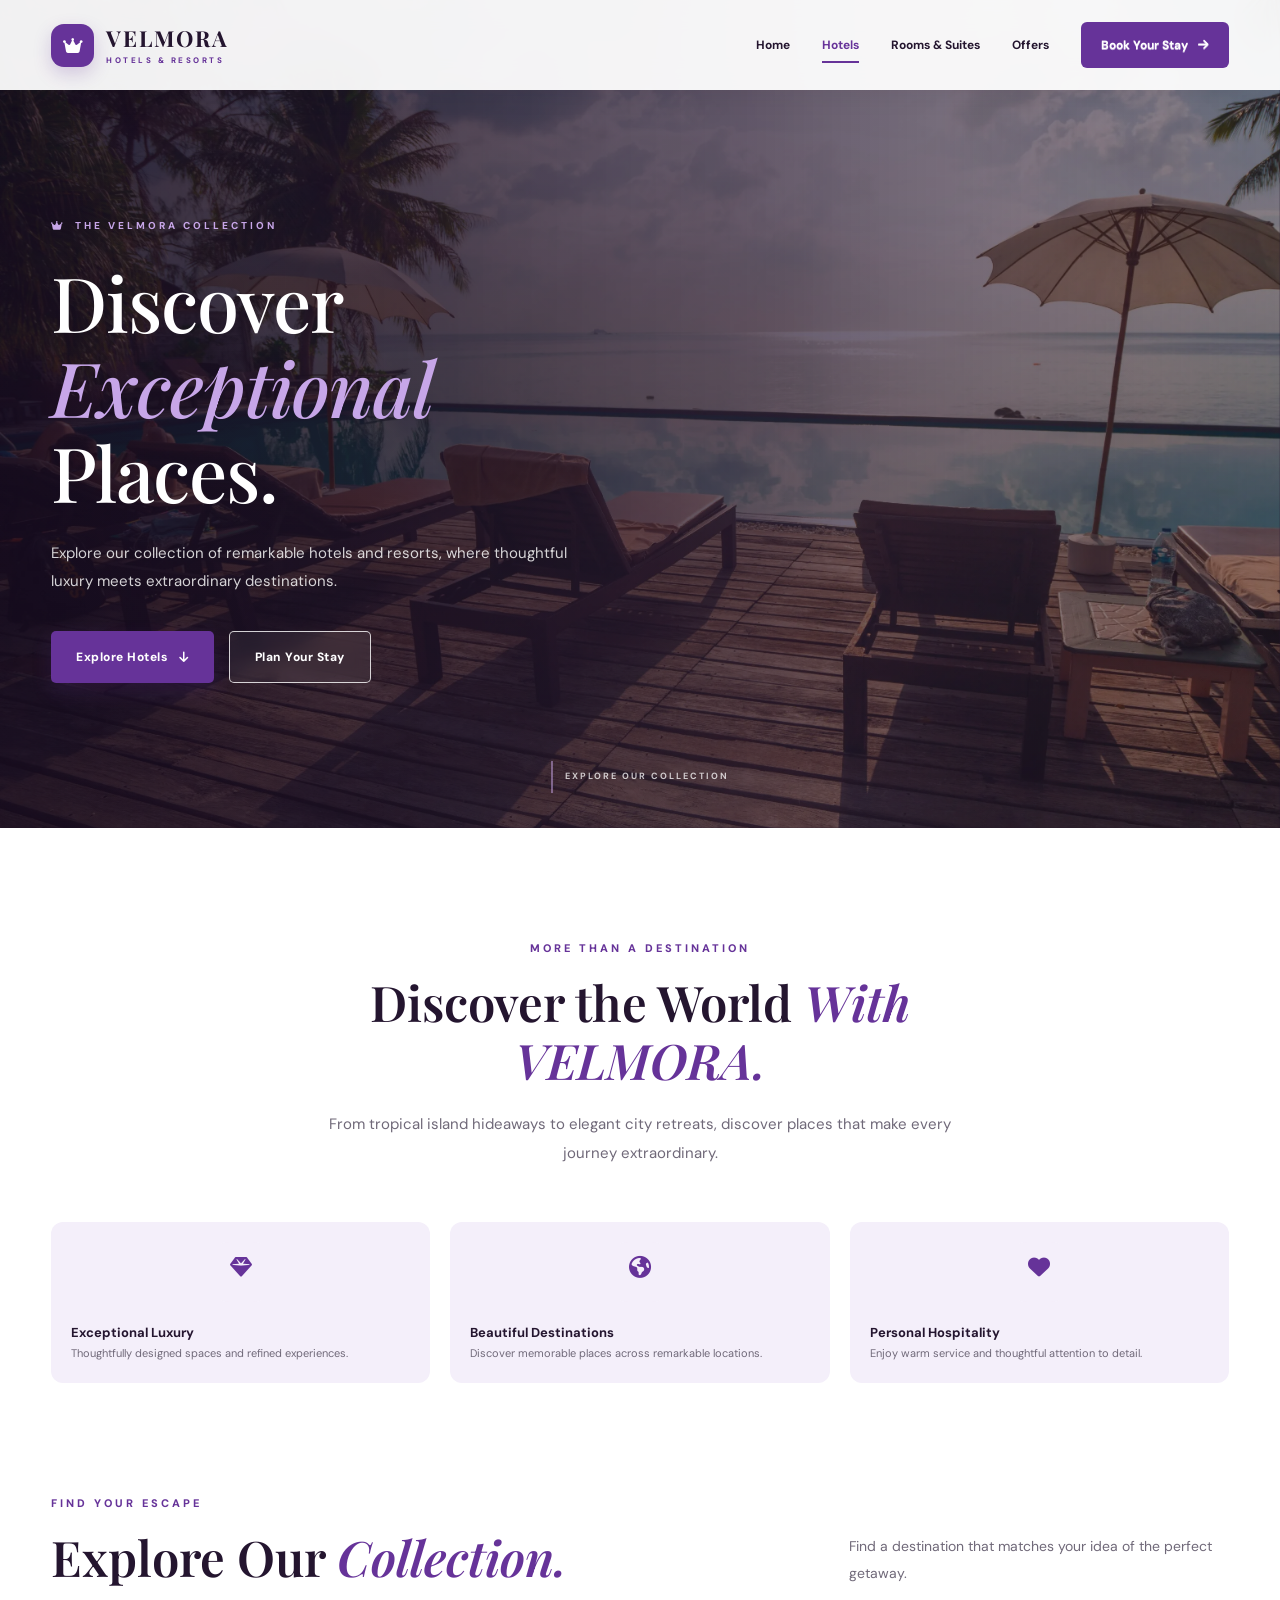
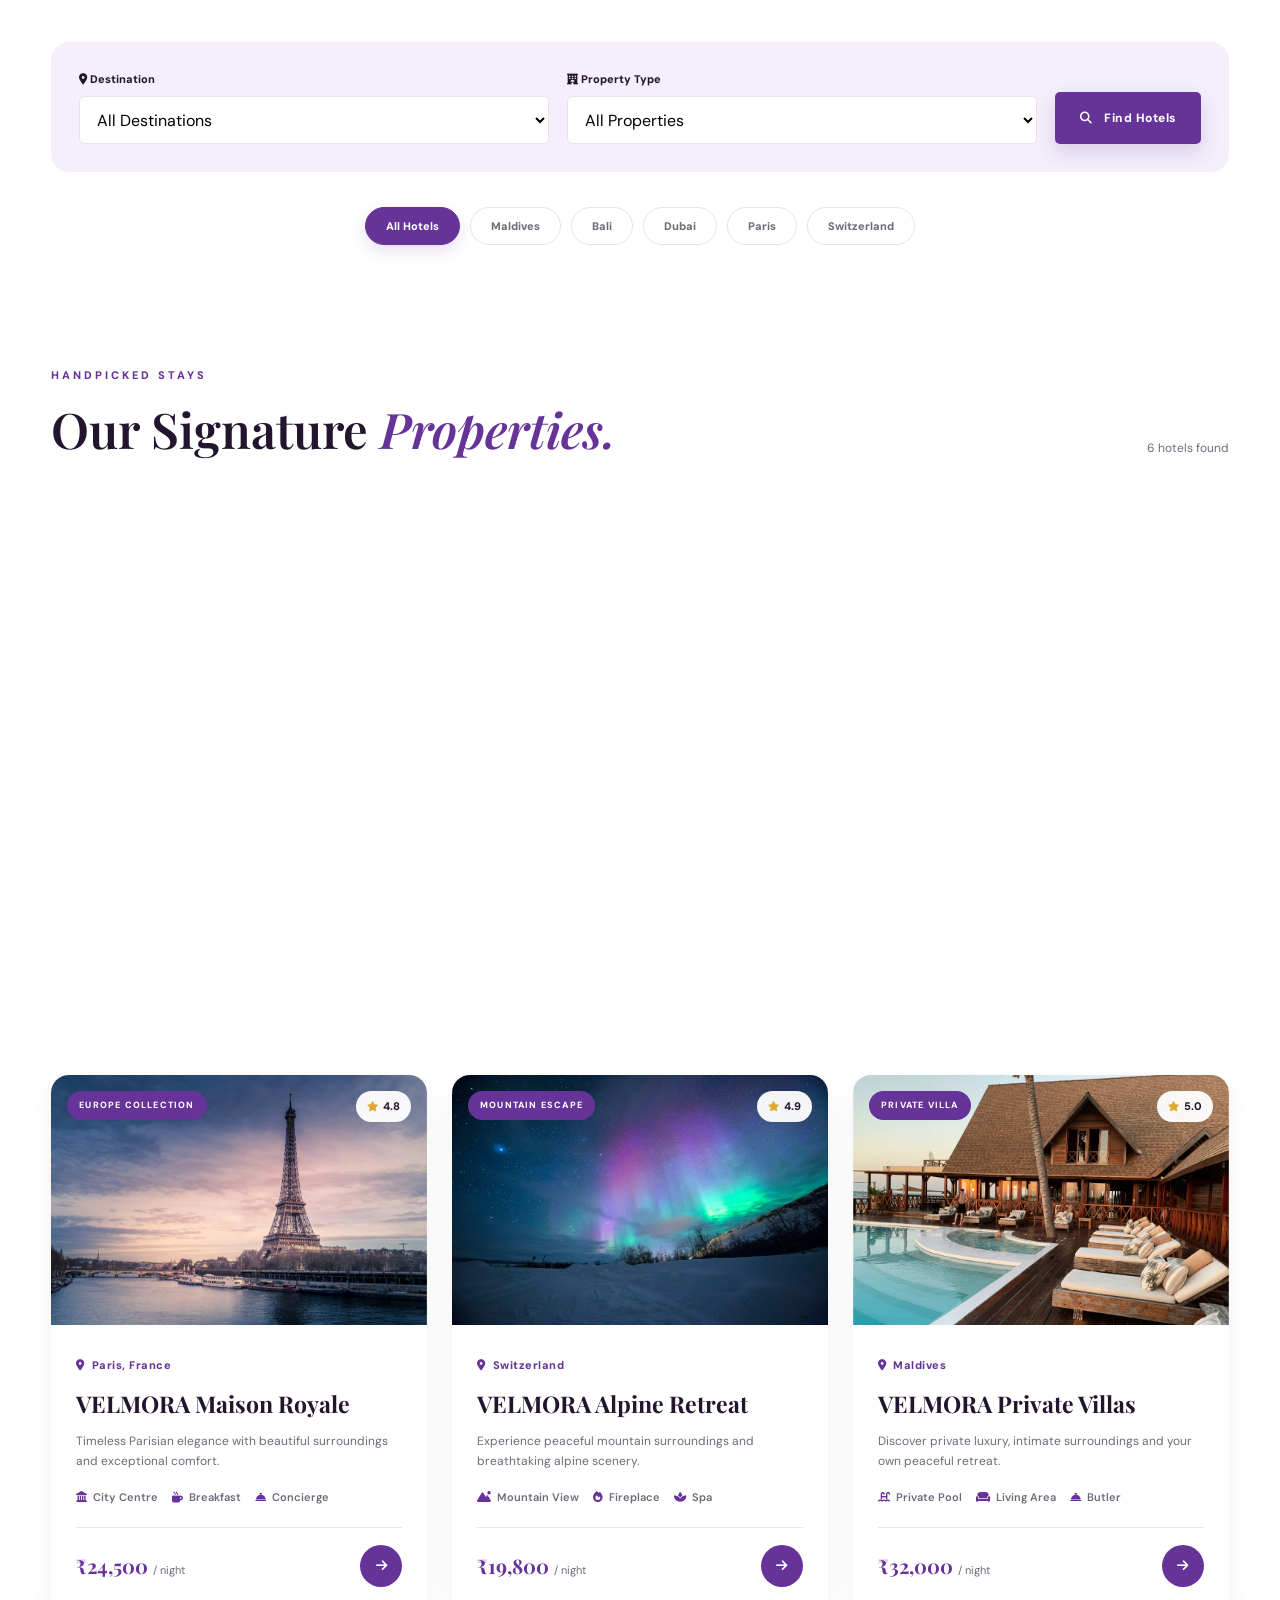
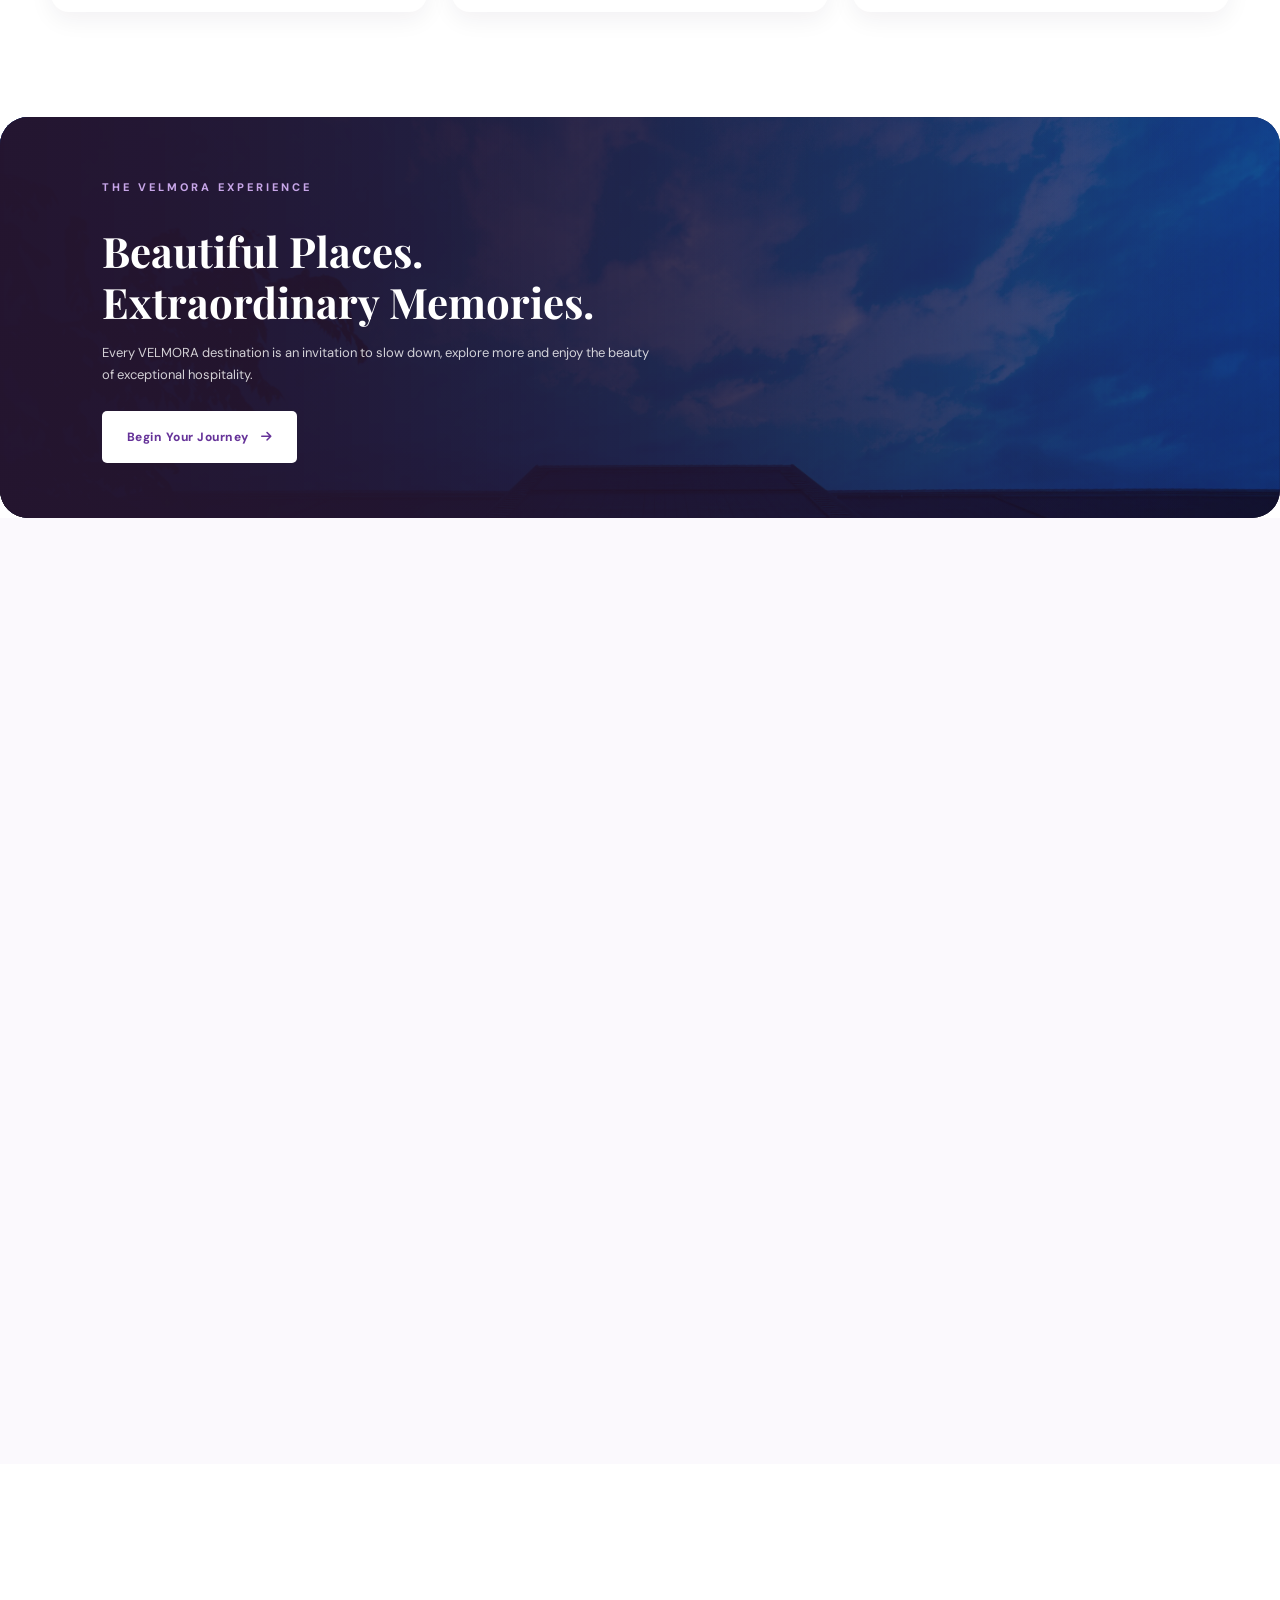
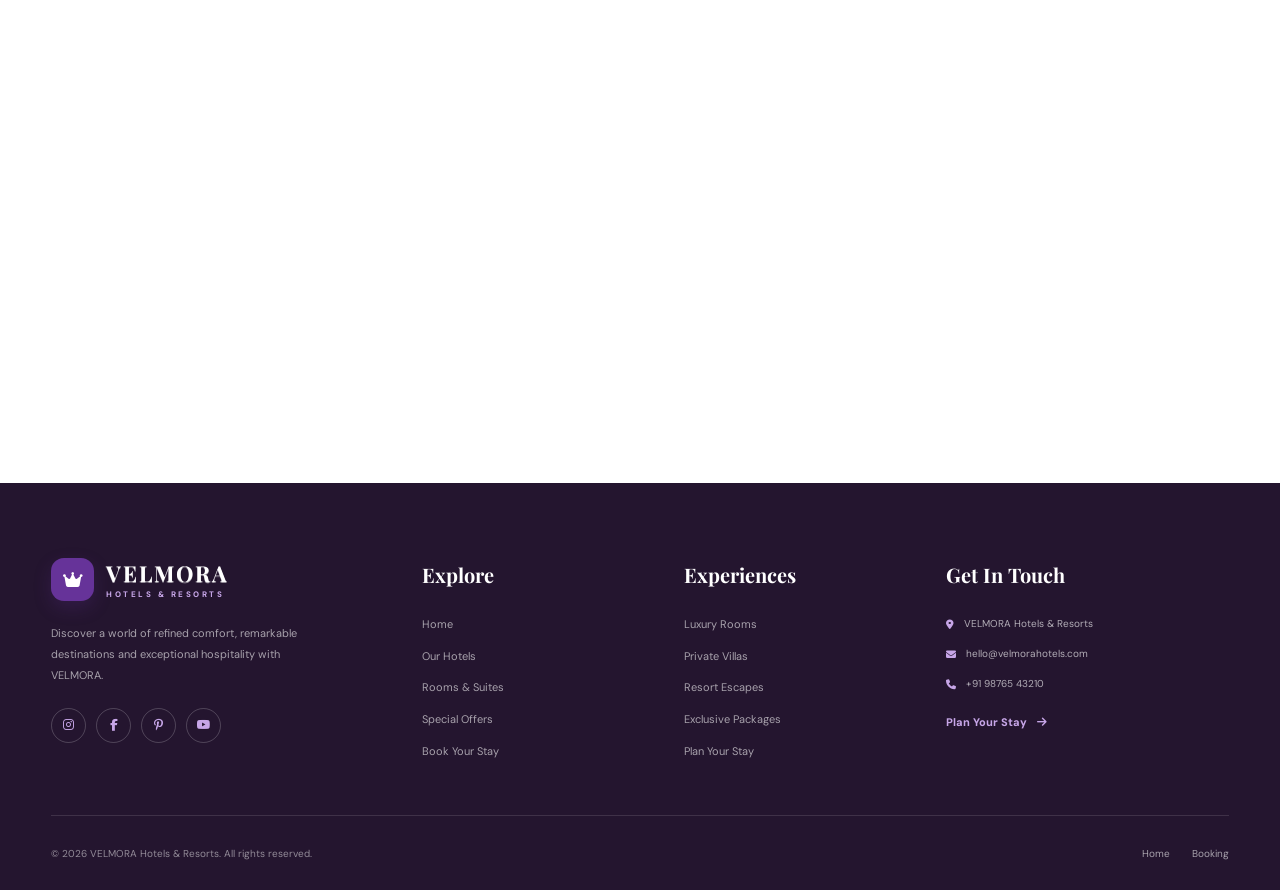
<file: hotels.html>
<!DOCTYPE html>
<html lang="en">
<head>
    <meta charset="UTF-8">
    <meta name="viewport" content="width=device-width, initial-scale=1.0">

    <meta name="theme-color" content="#663399">
    <meta name="description" content="Explore luxury hotels and resorts around the world with VELMORA Hotels & Resorts.">

    <title>Our Hotels | VELMORA Hotels & Resorts</title>

    <!-- Google Fonts -->
    <link rel="preconnect" href="https://fonts.googleapis.com">
    <link rel="preconnect" href="https://fonts.gstatic.com" crossorigin>
    <link href="https://fonts.googleapis.com/css2?family=DM+Sans:wght@400;500;600;700;800&family=Playfair+Display:wght@400;500;600;700&display=swap" rel="stylesheet">

    <!-- Font Awesome -->
    <link rel="stylesheet" href="https://cdnjs.cloudflare.com/ajax/libs/font-awesome/6.5.2/css/all.min.css">

    <!-- Main CSS -->
    <link rel="stylesheet" href="css/style.css">
</head>

<body class="hotels-page">

    <!-- =========================================
         PRELOADER
    ========================================== -->

    <div class="preloader" id="preloader">
        <div class="preloader-inner">

            <div class="preloader-visual">

                <div class="preloader-orbit orbit-one">
                    <span class="orbit-dot"></span>
                </div>

                <div class="preloader-orbit orbit-two">
                    <span class="orbit-dot"></span>
                </div>

                <div class="preloader-orbit orbit-three">
                    <span class="orbit-dot"></span>
                </div>

                <div class="preloader-center">
                    <i class="fa-solid fa-hotel"></i>
                </div>

            </div>

            <div class="preloader-brand">VELMORA</div>
            <div class="preloader-subtitle">HOTELS & RESORTS</div>

            <p class="preloader-tagline">
                Preparing your perfect stay
            </p>

            <div class="preloader-progress">
                <span id="preloader-progress-bar"></span>
            </div>

            <div class="preloader-meta">
                <span id="preloader-message">
                    Preparing your experience...
                </span>

                <span id="preloader-percent">0%</span>
            </div>

        </div>
    </div>


    <!-- PAGE TRANSITION -->

    <div class="page-transition" id="page-transition"></div>


    <!-- =========================================
         HEADER
    ========================================== -->

    <header class="site-header" id="site-header">

        <div class="container header-container">

            <a href="index.html" class="brand">

                <span class="brand-mark">
                    <i class="fa-solid fa-crown"></i>
                </span>

                <span class="brand-copy">
                    <strong>VELMORA</strong>
                    <small>HOTELS & RESORTS</small>
                </span>

            </a>


            <button
                class="menu-toggle"
                id="menu-toggle"
                type="button"
                aria-label="Toggle navigation"
                aria-expanded="false"
                aria-controls="main-nav">

                <span></span>
                <span></span>
                <span></span>

            </button>


            <nav class="main-nav" id="main-nav">

                <a href="index.html" class="nav-link">
                    Home
                </a>

                <a href="hotels.html" class="nav-link active">
                    Hotels
                </a>

                <a href="rooms.html" class="nav-link">
                    Rooms & Suites
                </a>

                <a href="offers.html" class="nav-link">
                    Offers
                </a>

                <a href="booking.html" class="nav-link nav-cta">
                    Book Your Stay
                    <i class="fa-solid fa-arrow-right"></i>
                </a>

            </nav>

        </div>

    </header>


    <main>


        <!-- =========================================
             HOTELS HERO
        ========================================== -->

        <section class="hotels-hero">

            <div class="hero-background">

                <img
                    src="img/sasha-kaunas-xEaAoizNFV8-unsplash.webp"
                    alt="Luxury tropical hotel resort"
                    class="hero-image">

                <div class="hero-overlay"></div>

            </div>


            <div class="container hero-container">

                <div class="hero-content reveal">

                    <span class="hero-eyebrow">
                        <i class="fa-solid fa-crown"></i>
                        THE VELMORA COLLECTION
                    </span>

                    <h1>
                        Discover
                        <span>Exceptional</span>
                        Places.
                    </h1>

                    <p>
                        Explore our collection of remarkable hotels
                        and resorts, where thoughtful luxury meets
                        extraordinary destinations.
                    </p>

                    <div class="hero-actions">

                        <a href="#hotel-collection" class="btn btn-primary">
                            Explore Hotels
                            <i class="fa-solid fa-arrow-down"></i>
                        </a>

                        <a href="booking.html" class="btn btn-outline">
                            Plan Your Stay
                        </a>

                    </div>

                </div>

            </div>


            <div class="hero-scroll-indicator">
                <span></span>
                EXPLORE OUR COLLECTION
            </div>

        </section>



        <!-- =========================================
             INTRODUCTION
        ========================================== -->

        <section class="section hotel-intro-section">

            <div class="container">

                <div class="section-heading centered-heading reveal">

                    <span class="section-tag">
                        MORE THAN A DESTINATION
                    </span>

                    <h2 class="section-title">
                        Discover the World
                        <span>With VELMORA.</span>
                    </h2>

                    <p class="section-description">
                        From tropical island hideaways to elegant
                        city retreats, discover places that make
                        every journey extraordinary.
                    </p>

                </div>


                <div class="hotel-intro-features">

                    <div class="hotel-intro-feature reveal">

                        <div class="amenity-icon">
                            <i class="fa-solid fa-gem"></i>
                        </div>

                        <h3>Exceptional Luxury</h3>

                        <p>
                            Thoughtfully designed spaces and
                            refined experiences.
                        </p>

                    </div>


                    <div class="hotel-intro-feature reveal">

                        <div class="amenity-icon">
                            <i class="fa-solid fa-earth-americas"></i>
                        </div>

                        <h3>Beautiful Destinations</h3>

                        <p>
                            Discover memorable places across
                            remarkable locations.
                        </p>

                    </div>


                    <div class="hotel-intro-feature reveal">

                        <div class="amenity-icon">
                            <i class="fa-solid fa-heart"></i>
                        </div>

                        <h3>Personal Hospitality</h3>

                        <p>
                            Enjoy warm service and thoughtful
                            attention to detail.
                        </p>

                    </div>

                </div>

            </div>

        </section>



        <!-- =========================================
             HOTEL SEARCH
        ========================================== -->

        <section class="hotel-search-section" id="hotel-collection">

            <div class="container">

                <div class="hotel-search-heading reveal">

                    <div>
                        <span class="section-tag">
                            FIND YOUR ESCAPE
                        </span>

                        <h2 class="section-title">
                            Explore Our
                            <span>Collection.</span>
                        </h2>
                    </div>

                    <p>
                        Find a destination that matches your
                        idea of the perfect getaway.
                    </p>

                </div>


                <div class="hotel-search-panel reveal">

                    <div class="hotel-search-field">

                        <label for="hotel-destination">
                            <i class="fa-solid fa-location-dot"></i>
                            Destination
                        </label>

                        <select id="hotel-destination">
                            <option value="all">All Destinations</option>
                            <option value="maldives">Maldives</option>
                            <option value="bali">Bali</option>
                            <option value="dubai">Dubai</option>
                            <option value="paris">Paris</option>
                            <option value="switzerland">Switzerland</option>
                        </select>

                    </div>


                    <div class="hotel-search-field">

                        <label for="hotel-type">
                            <i class="fa-solid fa-hotel"></i>
                            Property Type
                        </label>

                        <select id="hotel-type">
                            <option value="all">All Properties</option>
                            <option value="resort">Luxury Resort</option>
                            <option value="city">City Hotel</option>
                            <option value="villa">Private Villa</option>
                        </select>

                    </div>


                    <button
                        type="button"
                        class="btn btn-primary"
                        id="hotel-search-btn">

                        <i class="fa-solid fa-magnifying-glass"></i>
                        Find Hotels

                    </button>

                </div>


                <div class="hotel-filter-list">

                    <button
                        class="hotel-filter-btn active"
                        type="button"
                        data-hotel-filter="all">

                        All Hotels

                    </button>

                    <button
                        class="hotel-filter-btn"
                        type="button"
                        data-hotel-filter="maldives">

                        Maldives

                    </button>

                    <button
                        class="hotel-filter-btn"
                        type="button"
                        data-hotel-filter="bali">

                        Bali

                    </button>

                    <button
                        class="hotel-filter-btn"
                        type="button"
                        data-hotel-filter="dubai">

                        Dubai

                    </button>

                    <button
                        class="hotel-filter-btn"
                        type="button"
                        data-hotel-filter="paris">

                        Paris

                    </button>

                    <button
                        class="hotel-filter-btn"
                        type="button"
                        data-hotel-filter="switzerland">

                        Switzerland

                    </button>

                </div>

            </div>

        </section>



        <!-- =========================================
             HOTEL COLLECTION
        ========================================== -->

        <section class="section hotel-collection-section">

            <div class="container">

                <div class="hotel-results-heading">

                    <div>
                        <span class="section-tag">
                            HANDPICKED STAYS
                        </span>

                        <h2 class="section-title">
                            Our Signature
                            <span>Properties.</span>
                        </h2>
                    </div>

                    <span class="hotel-results-count" id="hotel-results-count">
                        6 Properties
                    </span>

                </div>


                <div class="hotel-grid" id="hotel-grid">


                    <!-- HOTEL 1 -->

                    <article
                        class="hotel-card reveal"
                        data-destination="maldives"
                        data-type="resort">

                        <div class="hotel-card-image">

                            <img
                                src="img/anmol-seth-hDbCjHNdF48-unsplash.webp"
                                alt="VELMORA Ocean Retreat Maldives">

                            <span class="hotel-badge">
                                SIGNATURE COLLECTION
                            </span>

                            <span class="hotel-rating">
                                <i class="fa-solid fa-star"></i>
                                4.9
                            </span>

                        </div>


                        <div class="hotel-card-content">

                            <span class="hotel-location">
                                <i class="fa-solid fa-location-dot"></i>
                                Maldives
                            </span>

                            <h3>VELMORA Ocean Retreat</h3>

                            <p>
                                An extraordinary island escape
                                surrounded by crystal-clear waters
                                and beautiful ocean views.
                            </p>


                            <div class="hotel-features">

                                <span>
                                    <i class="fa-solid fa-water"></i>
                                    Ocean View
                                </span>

                                <span>
                                    <i class="fa-solid fa-spa"></i>
                                    Spa
                                </span>

                                <span>
                                    <i class="fa-solid fa-utensils"></i>
                                    Dining
                                </span>

                            </div>


                            <div class="hotel-card-bottom">

                                <div class="hotel-price">
                                    <strong>₹18,500</strong>
                                    <span>/ night</span>
                                </div>

                                <a href="booking.html" class="hotel-arrow" aria-label="Book Ocean Retreat">
                                    <i class="fa-solid fa-arrow-right"></i>
                                </a>

                            </div>

                        </div>

                    </article>



                    <!-- HOTEL 2 -->

                    <article
                        class="hotel-card reveal"
                        data-destination="bali"
                        data-type="resort">

                        <div class="hotel-card-image">

                            <img
                                src="img/sara-dubler-Koei_7yYtIo-unsplash.webp"
                                alt="VELMORA Tropical Haven Bali">

                            <span class="hotel-badge">
                                GUEST FAVOURITE
                            </span>

                            <span class="hotel-rating">
                                <i class="fa-solid fa-star"></i>
                                4.8
                            </span>

                        </div>


                        <div class="hotel-card-content">

                            <span class="hotel-location">
                                <i class="fa-solid fa-location-dot"></i>
                                Bali, Indonesia
                            </span>

                            <h3>VELMORA Tropical Haven</h3>

                            <p>
                                A peaceful sanctuary featuring
                                lush tropical gardens and
                                beautiful natural surroundings.
                            </p>


                            <div class="hotel-features">

                                <span>
                                    <i class="fa-solid fa-leaf"></i>
                                    Garden
                                </span>

                                <span>
                                    <i class="fa-solid fa-water"></i>
                                    Pool
                                </span>

                                <span>
                                    <i class="fa-solid fa-spa"></i>
                                    Wellness
                                </span>

                            </div>


                            <div class="hotel-card-bottom">

                                <div class="hotel-price">
                                    <strong>₹12,900</strong>
                                    <span>/ night</span>
                                </div>

                                <a href="booking.html" class="hotel-arrow" aria-label="Book Tropical Haven">
                                    <i class="fa-solid fa-arrow-right"></i>
                                </a>

                            </div>

                        </div>

                    </article>



                    <!-- HOTEL 3 -->

                    <article
                        class="hotel-card reveal"
                        data-destination="dubai"
                        data-type="city">

                        <div class="hotel-card-image">

                            <img
                                src="img/ciudad-maderas-MXbM1NrRqtI-unsplash.webp"
                                alt="VELMORA Grand Palace Dubai">

                            <span class="hotel-badge">
                                CITY LUXURY
                            </span>

                            <span class="hotel-rating">
                                <i class="fa-solid fa-star"></i>
                                4.9
                            </span>

                        </div>


                        <div class="hotel-card-content">

                            <span class="hotel-location">
                                <i class="fa-solid fa-location-dot"></i>
                                Dubai, UAE
                            </span>

                            <h3>VELMORA Grand Palace</h3>

                            <p>
                                Contemporary sophistication,
                                refined interiors and memorable
                                city experiences.
                            </p>


                            <div class="hotel-features">

                                <span>
                                    <i class="fa-solid fa-city"></i>
                                    City View
                                </span>

                                <span>
                                    <i class="fa-solid fa-utensils"></i>
                                    Dining
                                </span>

                                <span>
                                    <i class="fa-solid fa-dumbbell"></i>
                                    Fitness
                                </span>

                            </div>


                            <div class="hotel-card-bottom">

                                <div class="hotel-price">
                                    <strong>₹21,000</strong>
                                    <span>/ night</span>
                                </div>

                                <a href="booking.html" class="hotel-arrow" aria-label="Book Grand Palace">
                                    <i class="fa-solid fa-arrow-right"></i>
                                </a>

                            </div>

                        </div>

                    </article>



                    <!-- HOTEL 4 -->

                    <article
                        class="hotel-card reveal"
                        data-destination="paris"
                        data-type="city">

                        <div class="hotel-card-image">

                            <img
                                src="img/chris-karidis-nnzkZNYWHaU-unsplash.webp"
                                alt="Paris luxury hotel destination">

                            <span class="hotel-badge">
                                EUROPE COLLECTION
                            </span>

                            <span class="hotel-rating">
                                <i class="fa-solid fa-star"></i>
                                4.8
                            </span>

                        </div>


                        <div class="hotel-card-content">

                            <span class="hotel-location">
                                <i class="fa-solid fa-location-dot"></i>
                                Paris, France
                            </span>

                            <h3>VELMORA Maison Royale</h3>

                            <p>
                                Timeless Parisian elegance
                                with beautiful surroundings
                                and exceptional comfort.
                            </p>


                            <div class="hotel-features">

                                <span>
                                    <i class="fa-solid fa-landmark"></i>
                                    City Centre
                                </span>

                                <span>
                                    <i class="fa-solid fa-mug-hot"></i>
                                    Breakfast
                                </span>

                                <span>
                                    <i class="fa-solid fa-bell-concierge"></i>
                                    Concierge
                                </span>

                            </div>


                            <div class="hotel-card-bottom">

                                <div class="hotel-price">
                                    <strong>₹24,500</strong>
                                    <span>/ night</span>
                                </div>

                                <a href="booking.html" class="hotel-arrow" aria-label="Book Maison Royale">
                                    <i class="fa-solid fa-arrow-right"></i>
                                </a>

                            </div>

                        </div>

                    </article>



                    <!-- HOTEL 5 -->

                    <article
                        class="hotel-card reveal"
                        data-destination="switzerland"
                        data-type="resort">

                        <div class="hotel-card-image">

                            <img
                                src="img/lightscape-LtnPejWDSAY-unsplash.webp"
                                alt="Swiss mountain resort">

                            <span class="hotel-badge">
                                MOUNTAIN ESCAPE
                            </span>

                            <span class="hotel-rating">
                                <i class="fa-solid fa-star"></i>
                                4.9
                            </span>

                        </div>


                        <div class="hotel-card-content">

                            <span class="hotel-location">
                                <i class="fa-solid fa-location-dot"></i>
                                Switzerland
                            </span>

                            <h3>VELMORA Alpine Retreat</h3>

                            <p>
                                Experience peaceful mountain
                                surroundings and breathtaking
                                alpine scenery.
                            </p>


                            <div class="hotel-features">

                                <span>
                                    <i class="fa-solid fa-mountain-sun"></i>
                                    Mountain View
                                </span>

                                <span>
                                    <i class="fa-solid fa-fire"></i>
                                    Fireplace
                                </span>

                                <span>
                                    <i class="fa-solid fa-spa"></i>
                                    Spa
                                </span>

                            </div>


                            <div class="hotel-card-bottom">

                                <div class="hotel-price">
                                    <strong>₹19,800</strong>
                                    <span>/ night</span>
                                </div>

                                <a href="booking.html" class="hotel-arrow" aria-label="Book Alpine Retreat">
                                    <i class="fa-solid fa-arrow-right"></i>
                                </a>

                            </div>

                        </div>

                    </article>



                    <!-- HOTEL 6 -->

                    <article
                        class="hotel-card reveal"
                        data-destination="maldives"
                        data-type="villa">

                        <div class="hotel-card-image">

                            <img
                                src="img/bilderboken-rlwE8f8anOc-unsplash.webp"
                                alt="Private pool luxury villa">

                            <span class="hotel-badge">
                                PRIVATE VILLA
                            </span>

                            <span class="hotel-rating">
                                <i class="fa-solid fa-star"></i>
                                5.0
                            </span>

                        </div>


                        <div class="hotel-card-content">

                            <span class="hotel-location">
                                <i class="fa-solid fa-location-dot"></i>
                                Maldives
                            </span>

                            <h3>VELMORA Private Villas</h3>

                            <p>
                                Discover private luxury,
                                intimate surroundings and
                                your own peaceful retreat.
                            </p>


                            <div class="hotel-features">

                                <span>
                                    <i class="fa-solid fa-water-ladder"></i>
                                    Private Pool
                                </span>

                                <span>
                                    <i class="fa-solid fa-couch"></i>
                                    Living Area
                                </span>

                                <span>
                                    <i class="fa-solid fa-bell-concierge"></i>
                                    Butler
                                </span>

                            </div>


                            <div class="hotel-card-bottom">

                                <div class="hotel-price">
                                    <strong>₹32,000</strong>
                                    <span>/ night</span>
                                </div>

                                <a href="booking.html" class="hotel-arrow" aria-label="Book Private Villas">
                                    <i class="fa-solid fa-arrow-right"></i>
                                </a>

                            </div>

                        </div>

                    </article>


                </div>


                <div class="hotel-empty-message" id="hotel-empty-message" hidden>
                    <i class="fa-solid fa-hotel"></i>
                    <h3>No matching hotels found</h3>
                    <p>Try selecting a different destination or property type.</p>
                </div>

            </div>

        </section>



        <!-- =========================================
             HOTEL EXPERIENCE BANNER
        ========================================== -->

        <section class="hotel-experience-banner">

            <div class="hotel-experience-background">

                <img
                    src="img/fernando-alvarez-rodriguez-M7GddPqJowg-unsplash.webp"
                    alt="Luxury hotel exterior">

                <div class="experience-overlay"></div>

            </div>


            <div class="container">

                <div class="hotel-experience-content reveal">

                    <span class="section-tag light-tag">
                        THE VELMORA EXPERIENCE
                    </span>

                    <h2>
                        Beautiful Places.
                        <span>Extraordinary Memories.</span>
                    </h2>

                    <p>
                        Every VELMORA destination is an invitation
                        to slow down, explore more and enjoy
                        the beauty of exceptional hospitality.
                    </p>

                    <a href="booking.html" class="btn btn-light">
                        Begin Your Journey
                        <i class="fa-solid fa-arrow-right"></i>
                    </a>

                </div>

            </div>

        </section>



        <!-- =========================================
             HOTEL AMENITIES
        ========================================== -->

        <section class="section hotel-amenities-section">

            <div class="container">

                <div class="section-heading centered-heading reveal">

                    <span class="section-tag">
                        COMFORT IN EVERY DETAIL
                    </span>

                    <h2 class="section-title">
                        Designed Around
                        <span>Your Experience.</span>
                    </h2>

                    <p class="section-description">
                        Enjoy thoughtful facilities and experiences
                        that make every stay feel special.
                    </p>

                </div>


                <div class="amenities-grid">

                    <article class="amenity-card reveal">

                        <div class="amenity-icon">
                            <i class="fa-solid fa-utensils"></i>
                        </div>

                        <h3>Fine Dining</h3>

                        <p>
                            Carefully prepared cuisine
                            and memorable dining moments.
                        </p>

                    </article>


                    <article class="amenity-card reveal">

                        <div class="amenity-icon">
                            <i class="fa-solid fa-spa"></i>
                        </div>

                        <h3>Wellness & Spa</h3>

                        <p>
                            Rest, recharge and enjoy
                            relaxing wellness experiences.
                        </p>

                    </article>


                    <article class="amenity-card reveal">

                        <div class="amenity-icon">
                            <i class="fa-solid fa-person-swimming"></i>
                        </div>

                        <h3>Swimming Pools</h3>

                        <p>
                            Enjoy refreshing poolside
                            moments in beautiful surroundings.
                        </p>

                    </article>


                    <article class="amenity-card reveal">

                        <div class="amenity-icon">
                            <i class="fa-solid fa-bell-concierge"></i>
                        </div>

                        <h3>Concierge Service</h3>

                        <p>
                            Personal assistance and
                            thoughtful guest services.
                        </p>

                    </article>


                    <article class="amenity-card reveal">

                        <div class="amenity-icon">
                            <i class="fa-solid fa-wifi"></i>
                        </div>

                        <h3>Modern Facilities</h3>

                        <p>
                            Convenient modern comforts
                            throughout your stay.
                        </p>

                    </article>


                    <article class="amenity-card reveal">

                        <div class="amenity-icon">
                            <i class="fa-solid fa-car"></i>
                        </div>

                        <h3>Travel Assistance</h3>

                        <p>
                            Helpful travel arrangements
                            for a smoother journey.
                        </p>

                    </article>

                </div>

            </div>

        </section>



        <!-- =========================================
             FINAL CALL TO ACTION
        ========================================== -->

        <section class="section hotel-final-cta">

            <div class="container">

                <div class="hotel-final-cta-card reveal">

                    <div class="hotel-final-cta-content">

                        <span class="section-tag">
                            YOUR NEXT CHAPTER STARTS HERE
                        </span>

                        <h2>
                            Your Perfect Stay
                            <span>Is Waiting.</span>
                        </h2>

                        <p>
                            Discover a destination that speaks
                            to you and make your next journey
                            truly unforgettable.
                        </p>

                        <a href="booking.html" class="btn btn-primary">
                            Book Your Stay
                            <i class="fa-solid fa-arrow-right"></i>
                        </a>

                    </div>

                    <div class="hotel-final-cta-image">

                        <img
                            src="img/visualsofdana-T5pL6ciEn-I-unsplash.webp"
                            alt="Beautiful luxury hotel room">

                    </div>

                </div>

            </div>

        </section>


    </main>



    <!-- =========================================
         FOOTER
    ========================================== -->

    <footer class="site-footer">

        <div class="container">

            <div class="footer-grid">


                <div class="footer-brand">

                    <a href="index.html" class="brand footer-logo">

                        <span class="brand-mark">
                            <i class="fa-solid fa-crown"></i>
                        </span>

                        <span class="brand-copy">
                            <strong>VELMORA</strong>
                            <small>HOTELS & RESORTS</small>
                        </span>

                    </a>

                    <p>
                        Discover a world of refined comfort,
                        remarkable destinations and exceptional
                        hospitality with VELMORA.
                    </p>

                    <div class="footer-socials">

                        <a href="#" aria-label="Instagram">
                            <i class="fa-brands fa-instagram"></i>
                        </a>

                        <a href="#" aria-label="Facebook">
                            <i class="fa-brands fa-facebook-f"></i>
                        </a>

                        <a href="#" aria-label="Pinterest">
                            <i class="fa-brands fa-pinterest-p"></i>
                        </a>

                        <a href="#" aria-label="YouTube">
                            <i class="fa-brands fa-youtube"></i>
                        </a>

                    </div>

                </div>



                <div class="footer-links">

                    <h3>Explore</h3>

                    <a href="index.html">Home</a>
                    <a href="hotels.html">Our Hotels</a>
                    <a href="rooms.html">Rooms & Suites</a>
                    <a href="offers.html">Special Offers</a>
                    <a href="booking.html">Book Your Stay</a>

                </div>



                <div class="footer-links">

                    <h3>Experiences</h3>

                    <a href="rooms.html">Luxury Rooms</a>
                    <a href="rooms.html">Private Villas</a>
                    <a href="hotels.html">Resort Escapes</a>
                    <a href="offers.html">Exclusive Packages</a>
                    <a href="booking.html">Plan Your Stay</a>

                </div>



                <div class="footer-contact">

                    <h3>Get In Touch</h3>

                    <p>
                        <i class="fa-solid fa-location-dot"></i>
                        VELMORA Hotels & Resorts
                    </p>

                    <p>
                        <i class="fa-solid fa-envelope"></i>
                        hello@velmorahotels.com
                    </p>

                    <p>
                        <i class="fa-solid fa-phone"></i>
                        +91 98765 43210
                    </p>

                    <a href="booking.html" class="footer-book-link">
                        Plan Your Stay
                        <i class="fa-solid fa-arrow-right"></i>
                    </a>

                </div>


            </div>


            <div class="footer-bottom">

                <p>
                    © <span id="current-year"></span>
                    VELMORA Hotels & Resorts.
                    All rights reserved.
                </p>

                <div class="footer-bottom-links">
                    <a href="index.html">Home</a>
                    <a href="booking.html">Booking</a>
                </div>

            </div>

        </div>

    </footer>



    <!-- BACK TO TOP -->

    <button
        class="back-to-top"
        id="back-to-top"
        type="button"
        aria-label="Back to top">

        <i class="fa-solid fa-arrow-up"></i>

    </button>



    <!-- TOAST -->

    <div class="toast" id="toast" role="status" aria-live="polite">

        <span class="toast-icon">
            <i class="fa-solid fa-circle-check"></i>
        </span>

        <span id="toast-message">
            Welcome to VELMORA.
        </span>

    </div>



    <!-- MAIN JAVASCRIPT -->

    <script src="js/script.js" defer></script>

</body>
</html>
</file>
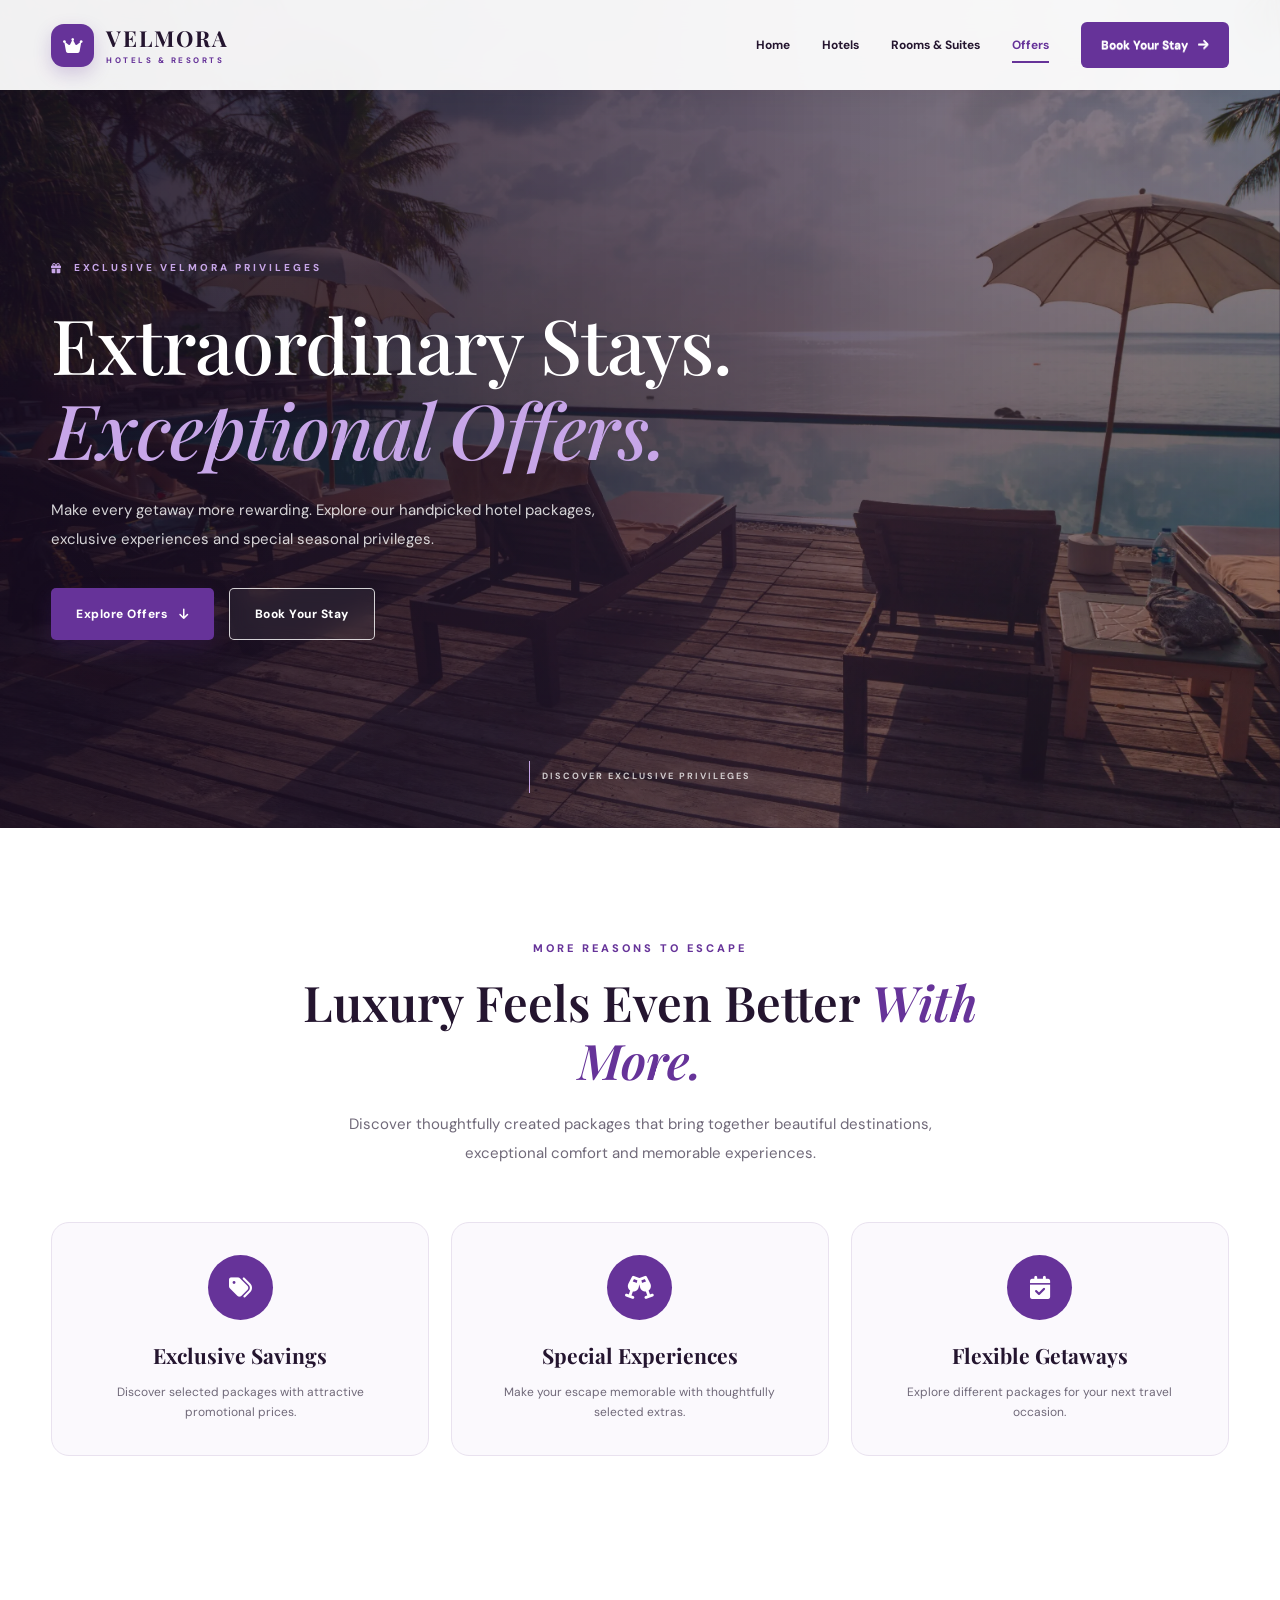
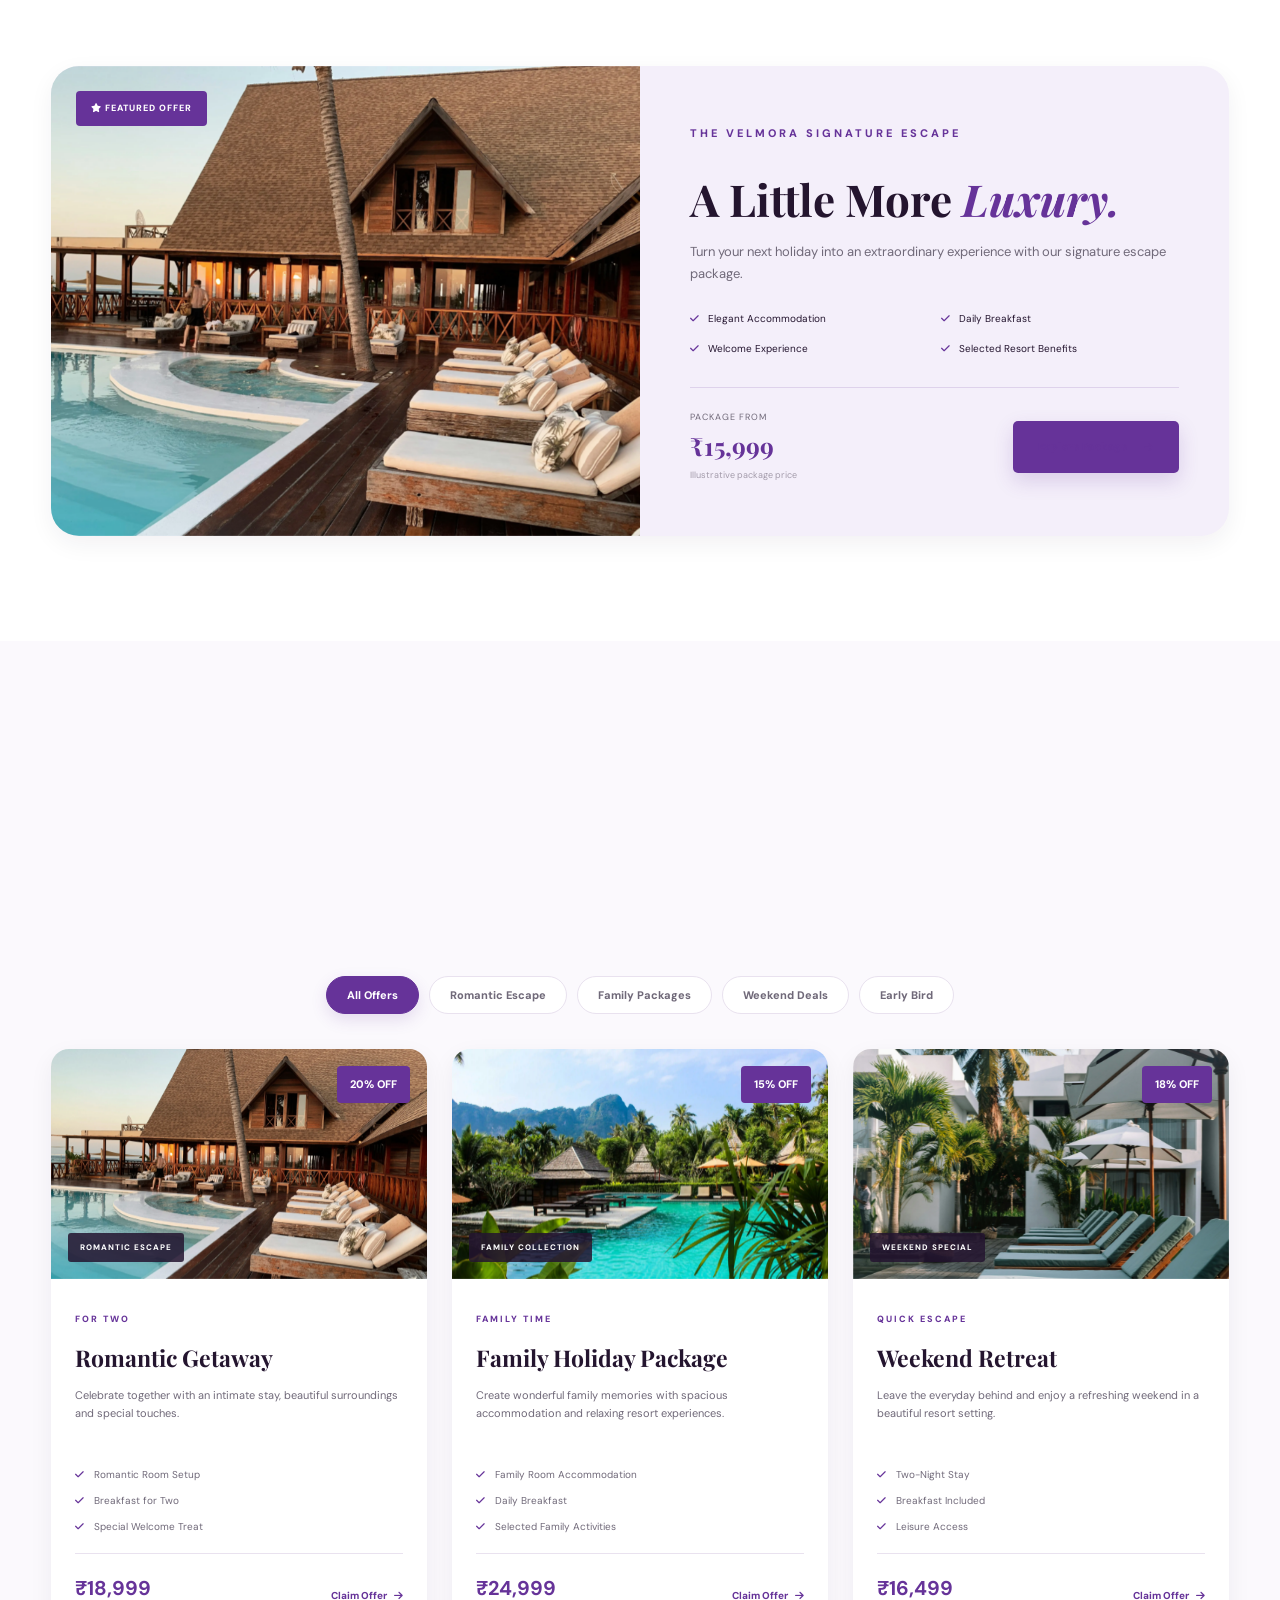
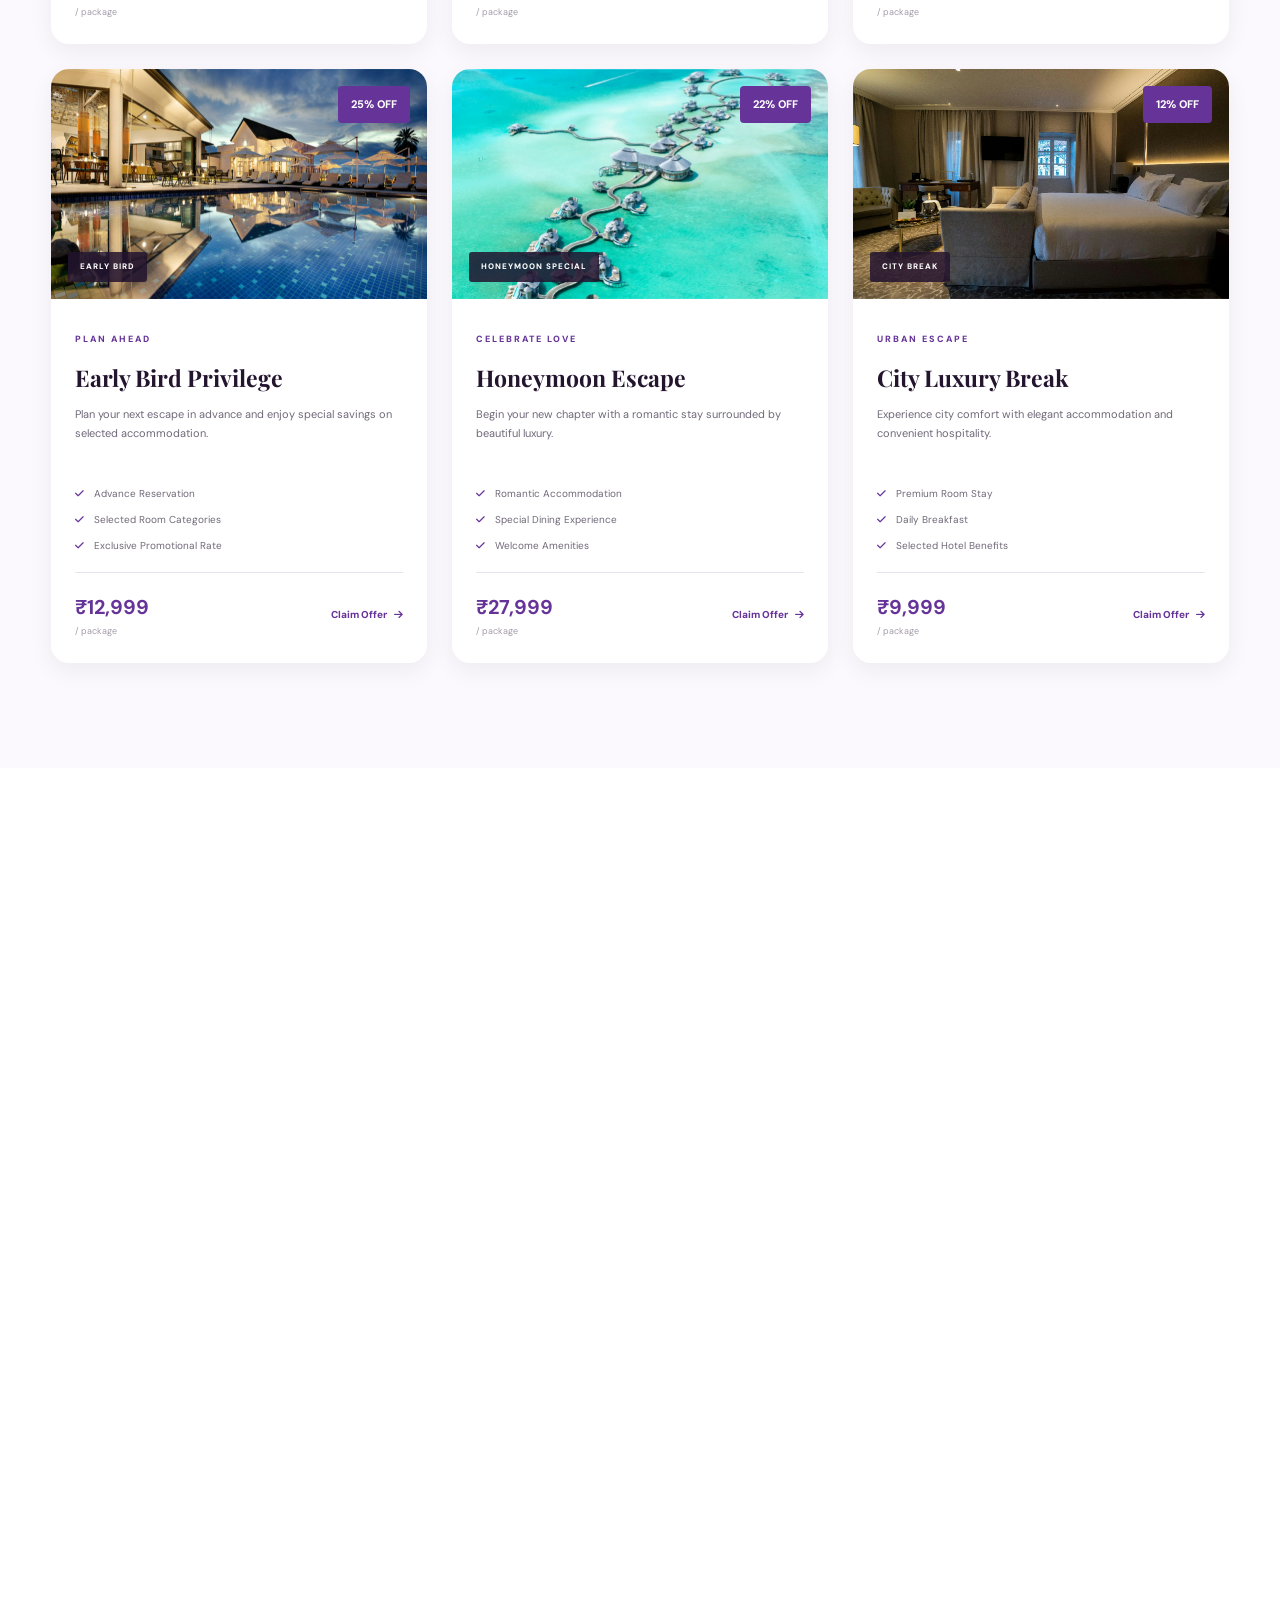
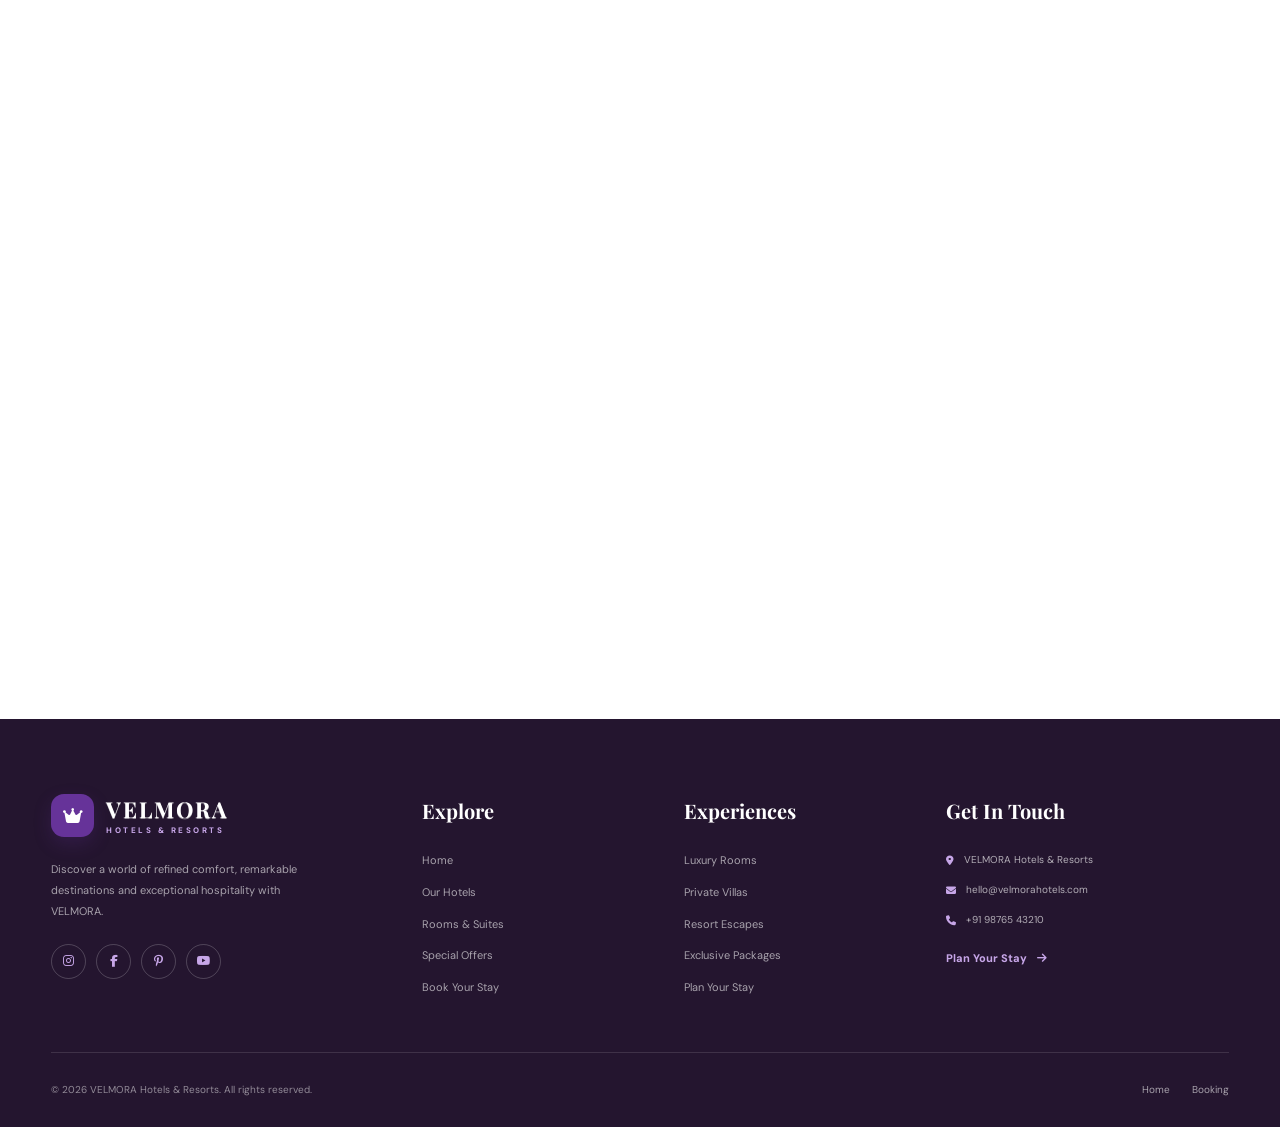
<file: offers.html>
<!DOCTYPE html>
<html lang="en">
<head>
    <meta charset="UTF-8">
    <meta name="viewport" content="width=device-width, initial-scale=1.0">

    <meta name="theme-color" content="#663399">
    <meta name="description" content="Discover exclusive luxury hotel offers, romantic escapes, family packages and special seasonal deals at VELMORA Hotels & Resorts.">

    <title>Special Offers | VELMORA Hotels & Resorts</title>

    <!-- GOOGLE FONTS -->
    <link rel="preconnect" href="https://fonts.googleapis.com">
    <link rel="preconnect" href="https://fonts.gstatic.com" crossorigin>
    <link href="https://fonts.googleapis.com/css2?family=DM+Sans:wght@400;500;600;700;800&family=Playfair+Display:wght@400;500;600;700&display=swap" rel="stylesheet">

    <!-- FONT AWESOME -->
    <link rel="stylesheet" href="https://cdnjs.cloudflare.com/ajax/libs/font-awesome/6.5.2/css/all.min.css">

    <!-- MAIN CSS -->
    <link rel="stylesheet" href="css/style.css">
</head>

<body class="offers-page">


    <!-- =========================================
         PRELOADER
    ========================================== -->

    <div class="preloader" id="preloader">

        <div class="preloader-inner">

            <div class="preloader-visual">

                <div class="preloader-orbit orbit-one">
                    <span class="orbit-dot"></span>
                </div>

                <div class="preloader-orbit orbit-two">
                    <span class="orbit-dot"></span>
                </div>

                <div class="preloader-orbit orbit-three">
                    <span class="orbit-dot"></span>
                </div>

                <div class="preloader-center">
                    <i class="fa-solid fa-hotel"></i>
                </div>

            </div>

            <div class="preloader-brand">VELMORA</div>

            <div class="preloader-subtitle">
                HOTELS & RESORTS
            </div>

            <p class="preloader-tagline">
                Preparing your perfect stay
            </p>

            <div class="preloader-progress">
                <span id="preloader-progress-bar"></span>
            </div>

            <div class="preloader-meta">

                <span id="preloader-message">
                    Preparing your experience...
                </span>

                <span id="preloader-percent">0%</span>

            </div>

        </div>

    </div>


    <!-- PAGE TRANSITION -->

    <div class="page-transition" id="page-transition"></div>



    <!-- =========================================
         HEADER
    ========================================== -->

    <header class="site-header" id="site-header">

        <div class="container header-container">

            <a href="index.html" class="brand">

                <span class="brand-mark">
                    <i class="fa-solid fa-crown"></i>
                </span>

                <span class="brand-copy">
                    <strong>VELMORA</strong>
                    <small>HOTELS & RESORTS</small>
                </span>

            </a>


            <button
                class="menu-toggle"
                id="menu-toggle"
                type="button"
                aria-label="Toggle navigation"
                aria-expanded="false"
                aria-controls="main-nav">

                <span></span>
                <span></span>
                <span></span>

            </button>


            <nav class="main-nav" id="main-nav">

                <a href="index.html" class="nav-link">
                    Home
                </a>

                <a href="hotels.html" class="nav-link">
                    Hotels
                </a>

                <a href="rooms.html" class="nav-link">
                    Rooms & Suites
                </a>

                <a href="offers.html" class="nav-link active">
                    Offers
                </a>

                <a href="booking.html" class="nav-link nav-cta">
                    Book Your Stay
                    <i class="fa-solid fa-arrow-right"></i>
                </a>

            </nav>

        </div>

    </header>



    <main>


        <!-- =========================================
             OFFERS HERO
        ========================================== -->

        <section class="offers-hero">

            <div class="hero-background">

                <img
                    src="img/sasha-kaunas-xEaAoizNFV8-unsplash.webp"
                    alt="Luxury tropical resort swimming pool"
                    class="hero-image">

                <div class="hero-overlay"></div>

            </div>


            <div class="container hero-container">

                <div class="hero-content reveal">

                    <span class="hero-eyebrow">
                        <i class="fa-solid fa-gift"></i>
                        EXCLUSIVE VELMORA PRIVILEGES
                    </span>

                    <h1>
                        Extraordinary Stays.
                        <span>Exceptional Offers.</span>
                    </h1>

                    <p>
                        Make every getaway more rewarding.
                        Explore our handpicked hotel packages,
                        exclusive experiences and special
                        seasonal privileges.
                    </p>


                    <div class="hero-actions">

                        <a href="#offer-collection" class="btn btn-primary">
                            Explore Offers
                            <i class="fa-solid fa-arrow-down"></i>
                        </a>

                        <a href="booking.html" class="btn btn-outline">
                            Book Your Stay
                        </a>

                    </div>

                </div>

            </div>


            <div class="hero-scroll-indicator">
                <span></span>
                DISCOVER EXCLUSIVE PRIVILEGES
            </div>

        </section>



        <!-- =========================================
             OFFER INTRO
        ========================================== -->

        <section class="section offers-intro-section">

            <div class="container">

                <div class="section-heading centered-heading reveal">

                    <span class="section-tag">
                        MORE REASONS TO ESCAPE
                    </span>

                    <h2 class="section-title">
                        Luxury Feels Even Better
                        <span>With More.</span>
                    </h2>

                    <p class="section-description">
                        Discover thoughtfully created packages
                        that bring together beautiful destinations,
                        exceptional comfort and memorable experiences.
                    </p>

                </div>


                <div class="offer-benefits-grid">


                    <article class="offer-benefit-card reveal">

                        <div class="offer-benefit-icon">
                            <i class="fa-solid fa-tags"></i>
                        </div>

                        <h3>Exclusive Savings</h3>

                        <p>
                            Discover selected packages
                            with attractive promotional prices.
                        </p>

                    </article>


                    <article class="offer-benefit-card reveal">

                        <div class="offer-benefit-icon">
                            <i class="fa-solid fa-champagne-glasses"></i>
                        </div>

                        <h3>Special Experiences</h3>

                        <p>
                            Make your escape memorable
                            with thoughtfully selected extras.
                        </p>

                    </article>


                    <article class="offer-benefit-card reveal">

                        <div class="offer-benefit-icon">
                            <i class="fa-solid fa-calendar-check"></i>
                        </div>

                        <h3>Flexible Getaways</h3>

                        <p>
                            Explore different packages
                            for your next travel occasion.
                        </p>

                    </article>


                </div>

            </div>

        </section>



        <!-- =========================================
             FEATURED OFFER
        ========================================== -->

        <section class="section featured-offer-section">

            <div class="container">

                <div class="featured-offer-card reveal">

                    <div class="featured-offer-image">

                        <img
                            src="img/bilderboken-rlwE8f8anOc-unsplash.webp"
                            alt="Romantic beachfront luxury resort">

                        <span class="featured-offer-badge">
                            <i class="fa-solid fa-star"></i>
                            FEATURED OFFER
                        </span>

                    </div>


                    <div class="featured-offer-content">

                        <span class="section-tag">
                            THE VELMORA SIGNATURE ESCAPE
                        </span>

                        <h2>
                            A Little More
                            <span>Luxury.</span>
                        </h2>

                        <p>
                            Turn your next holiday into an
                            extraordinary experience with
                            our signature escape package.
                        </p>


                        <div class="featured-offer-perks">

                            <span>
                                <i class="fa-solid fa-check"></i>
                                Elegant Accommodation
                            </span>

                            <span>
                                <i class="fa-solid fa-check"></i>
                                Daily Breakfast
                            </span>

                            <span>
                                <i class="fa-solid fa-check"></i>
                                Welcome Experience
                            </span>

                            <span>
                                <i class="fa-solid fa-check"></i>
                                Selected Resort Benefits
                            </span>

                        </div>


                        <div class="featured-offer-bottom">

                            <div class="featured-offer-price">
                                <span>PACKAGE FROM</span>
                                <strong>₹15,999</strong>
                                <small>Illustrative package price</small>
                            </div>

                            <a
                                href="booking.html"
                                class="btn btn-primary claim-offer-btn"
                                data-offer="VELMORA Signature Escape">

                                Explore Package
                                <i class="fa-solid fa-arrow-right"></i>

                            </a>

                        </div>

                    </div>

                </div>

            </div>

        </section>



        <!-- =========================================
             OFFER COLLECTION
        ========================================== -->

        <section class="section offer-collection-section" id="offer-collection">

            <div class="container">

                <div class="section-heading centered-heading reveal">

                    <span class="section-tag">
                        HANDPICKED FOR YOU
                    </span>

                    <h2 class="section-title">
                        Explore Our
                        <span>Special Offers.</span>
                    </h2>

                    <p class="section-description">
                        Find the perfect package for your
                        next celebration, relaxing break
                        or unforgettable adventure.
                    </p>

                </div>



                <!-- OFFER FILTERS -->

                <div class="offer-filter" role="group" aria-label="Filter special offers">

                    <button
                        type="button"
                        class="offer-filter-btn active"
                        data-offer-filter="all"
                        aria-pressed="true">

                        All Offers

                    </button>

                    <button
                        type="button"
                        class="offer-filter-btn"
                        data-offer-filter="romantic"
                        aria-pressed="false">

                        Romantic Escape

                    </button>

                    <button
                        type="button"
                        class="offer-filter-btn"
                        data-offer-filter="family"
                        aria-pressed="false">

                        Family Packages

                    </button>

                    <button
                        type="button"
                        class="offer-filter-btn"
                        data-offer-filter="weekend"
                        aria-pressed="false">

                        Weekend Deals

                    </button>

                    <button
                        type="button"
                        class="offer-filter-btn"
                        data-offer-filter="early"
                        aria-pressed="false">

                        Early Bird

                    </button>

                </div>



                <!-- OFFER GRID -->

                <div class="offer-grid" id="offer-grid">


                    <!-- OFFER 1 -->

                    <article
                        class="offer-card reveal"
                        data-offer-category="romantic">

                        <div class="offer-card-image">

                            <img
                                src="img/bilderboken-rlwE8f8anOc-unsplash.webp"
                                alt="Romantic beachfront escape">

                            <span class="offer-discount">
                                20% OFF
                            </span>

                            <span class="offer-type">
                                ROMANTIC ESCAPE
                            </span>

                        </div>


                        <div class="offer-card-content">

                            <span class="offer-card-label">
                                FOR TWO
                            </span>

                            <h3>Romantic Getaway</h3>

                            <p>
                                Celebrate together with
                                an intimate stay, beautiful
                                surroundings and special touches.
                            </p>


                            <div class="offer-includes">

                                <span>
                                    <i class="fa-solid fa-check"></i>
                                    Romantic Room Setup
                                </span>

                                <span>
                                    <i class="fa-solid fa-check"></i>
                                    Breakfast for Two
                                </span>

                                <span>
                                    <i class="fa-solid fa-check"></i>
                                    Special Welcome Treat
                                </span>

                            </div>


                            <div class="offer-card-bottom">

                                <div class="offer-price">
                                    <strong>₹18,999</strong>
                                    <span>/ package</span>
                                </div>

                                <a
                                    href="booking.html"
                                    class="claim-offer-btn"
                                    data-offer="Romantic Getaway">

                                    Claim Offer
                                    <i class="fa-solid fa-arrow-right"></i>

                                </a>

                            </div>

                        </div>

                    </article>



                    <!-- OFFER 2 -->

                    <article
                        class="offer-card reveal"
                        data-offer-category="family">

                        <div class="offer-card-image">

                            <img
                                src="img/sara-dubler-Koei_7yYtIo-unsplash.webp"
                                alt="Luxury family resort holiday">

                            <span class="offer-discount">
                                15% OFF
                            </span>

                            <span class="offer-type">
                                FAMILY COLLECTION
                            </span>

                        </div>


                        <div class="offer-card-content">

                            <span class="offer-card-label">
                                FAMILY TIME
                            </span>

                            <h3>Family Holiday Package</h3>

                            <p>
                                Create wonderful family memories
                                with spacious accommodation
                                and relaxing resort experiences.
                            </p>


                            <div class="offer-includes">

                                <span>
                                    <i class="fa-solid fa-check"></i>
                                    Family Room Accommodation
                                </span>

                                <span>
                                    <i class="fa-solid fa-check"></i>
                                    Daily Breakfast
                                </span>

                                <span>
                                    <i class="fa-solid fa-check"></i>
                                    Selected Family Activities
                                </span>

                            </div>


                            <div class="offer-card-bottom">

                                <div class="offer-price">
                                    <strong>₹24,999</strong>
                                    <span>/ package</span>
                                </div>

                                <a
                                    href="booking.html"
                                    class="claim-offer-btn"
                                    data-offer="Family Holiday Package">

                                    Claim Offer
                                    <i class="fa-solid fa-arrow-right"></i>

                                </a>

                            </div>

                        </div>

                    </article>



                    <!-- OFFER 3 -->

                    <article
                        class="offer-card reveal"
                        data-offer-category="weekend">

                        <div class="offer-card-image">

                            <img
                                src="img/spenser-sembrat-ezKnKvpXkYE-unsplash.webp"
                                alt="Private pool weekend resort">

                            <span class="offer-discount">
                                18% OFF
                            </span>

                            <span class="offer-type">
                                WEEKEND SPECIAL
                            </span>

                        </div>


                        <div class="offer-card-content">

                            <span class="offer-card-label">
                                QUICK ESCAPE
                            </span>

                            <h3>Weekend Retreat</h3>

                            <p>
                                Leave the everyday behind
                                and enjoy a refreshing weekend
                                in a beautiful resort setting.
                            </p>


                            <div class="offer-includes">

                                <span>
                                    <i class="fa-solid fa-check"></i>
                                    Two-Night Stay
                                </span>

                                <span>
                                    <i class="fa-solid fa-check"></i>
                                    Breakfast Included
                                </span>

                                <span>
                                    <i class="fa-solid fa-check"></i>
                                    Leisure Access
                                </span>

                            </div>


                            <div class="offer-card-bottom">

                                <div class="offer-price">
                                    <strong>₹16,499</strong>
                                    <span>/ package</span>
                                </div>

                                <a
                                    href="booking.html"
                                    class="claim-offer-btn"
                                    data-offer="Weekend Retreat">

                                    Claim Offer
                                    <i class="fa-solid fa-arrow-right"></i>

                                </a>

                            </div>

                        </div>

                    </article>



                    <!-- OFFER 4 -->

                    <article
                        class="offer-card reveal"
                        data-offer-category="early">

                        <div class="offer-card-image">

                            <img
                                src="img/anmol-seth-hDbCjHNdF48-unsplash.webp"
                                alt="Luxury resort early booking offer">

                            <span class="offer-discount">
                                25% OFF
                            </span>

                            <span class="offer-type">
                                EARLY BIRD
                            </span>

                        </div>


                        <div class="offer-card-content">

                            <span class="offer-card-label">
                                PLAN AHEAD
                            </span>

                            <h3>Early Bird Privilege</h3>

                            <p>
                                Plan your next escape in advance
                                and enjoy special savings on
                                selected accommodation.
                            </p>


                            <div class="offer-includes">

                                <span>
                                    <i class="fa-solid fa-check"></i>
                                    Advance Reservation
                                </span>

                                <span>
                                    <i class="fa-solid fa-check"></i>
                                    Selected Room Categories
                                </span>

                                <span>
                                    <i class="fa-solid fa-check"></i>
                                    Exclusive Promotional Rate
                                </span>

                            </div>


                            <div class="offer-card-bottom">

                                <div class="offer-price">
                                    <strong>₹12,999</strong>
                                    <span>/ package</span>
                                </div>

                                <a
                                    href="booking.html"
                                    class="claim-offer-btn"
                                    data-offer="Early Bird Privilege">

                                    Claim Offer
                                    <i class="fa-solid fa-arrow-right"></i>

                                </a>

                            </div>

                        </div>

                    </article>



                    <!-- OFFER 5 -->

                    <article
                        class="offer-card reveal"
                        data-offer-category="romantic">

                        <div class="offer-card-image">

                            <img
                                src="img/ishan-seefromthesky-DtWyp_4YEes-unsplash.webp"
                                alt="Luxury honeymoon resort">

                            <span class="offer-discount">
                                22% OFF
                            </span>

                            <span class="offer-type">
                                HONEYMOON SPECIAL
                            </span>

                        </div>


                        <div class="offer-card-content">

                            <span class="offer-card-label">
                                CELEBRATE LOVE
                            </span>

                            <h3>Honeymoon Escape</h3>

                            <p>
                                Begin your new chapter with
                                a romantic stay surrounded
                                by beautiful luxury.
                            </p>


                            <div class="offer-includes">

                                <span>
                                    <i class="fa-solid fa-check"></i>
                                    Romantic Accommodation
                                </span>

                                <span>
                                    <i class="fa-solid fa-check"></i>
                                    Special Dining Experience
                                </span>

                                <span>
                                    <i class="fa-solid fa-check"></i>
                                    Welcome Amenities
                                </span>

                            </div>


                            <div class="offer-card-bottom">

                                <div class="offer-price">
                                    <strong>₹27,999</strong>
                                    <span>/ package</span>
                                </div>

                                <a
                                    href="booking.html"
                                    class="claim-offer-btn"
                                    data-offer="Honeymoon Escape">

                                    Claim Offer
                                    <i class="fa-solid fa-arrow-right"></i>

                                </a>

                            </div>

                        </div>

                    </article>



                    <!-- OFFER 6 -->

                    <article
                        class="offer-card reveal"
                        data-offer-category="weekend">

                        <div class="offer-card-image">

                            <img
                                src="img/antonio-araujo-ZyyobP6qcvY-unsplash.webp"
                                alt="Premium luxury hotel room">

                            <span class="offer-discount">
                                12% OFF
                            </span>

                            <span class="offer-type">
                                CITY BREAK
                            </span>

                        </div>


                        <div class="offer-card-content">

                            <span class="offer-card-label">
                                URBAN ESCAPE
                            </span>

                            <h3>City Luxury Break</h3>

                            <p>
                                Experience city comfort
                                with elegant accommodation
                                and convenient hospitality.
                            </p>


                            <div class="offer-includes">

                                <span>
                                    <i class="fa-solid fa-check"></i>
                                    Premium Room Stay
                                </span>

                                <span>
                                    <i class="fa-solid fa-check"></i>
                                    Daily Breakfast
                                </span>

                                <span>
                                    <i class="fa-solid fa-check"></i>
                                    Selected Hotel Benefits
                                </span>

                            </div>


                            <div class="offer-card-bottom">

                                <div class="offer-price">
                                    <strong>₹9,999</strong>
                                    <span>/ package</span>
                                </div>

                                <a
                                    href="booking.html"
                                    class="claim-offer-btn"
                                    data-offer="City Luxury Break">

                                    Claim Offer
                                    <i class="fa-solid fa-arrow-right"></i>

                                </a>

                            </div>

                        </div>

                    </article>


                </div>



                <!-- EMPTY MESSAGE -->

                <div class="offer-empty-message" id="offer-empty-message" hidden>

                    <i class="fa-solid fa-gift"></i>

                    <h3>No Offers Found</h3>

                    <p>
                        Please select another offer category.
                    </p>

                </div>

            </div>

        </section>



        <!-- =========================================
             WHY BOOK WITH VELMORA
        ========================================== -->

        <section class="section offer-why-section">

            <div class="container">

                <div class="section-heading centered-heading reveal">

                    <span class="section-tag">
                        THE VELMORA DIFFERENCE
                    </span>

                    <h2 class="section-title">
                        More Than A Stay.
                        <span>A Better Experience.</span>
                    </h2>

                    <p class="section-description">
                        Every journey deserves thoughtful
                        hospitality and memorable moments.
                    </p>

                </div>


                <div class="offer-why-grid">


                    <article class="offer-why-card reveal">

                        <div class="offer-why-number">
                            01
                        </div>

                        <div class="offer-why-icon">
                            <i class="fa-solid fa-hotel"></i>
                        </div>

                        <h3>Exceptional Stays</h3>

                        <p>
                            Discover carefully selected
                            accommodation and beautiful
                            hotel experiences.
                        </p>

                    </article>


                    <article class="offer-why-card reveal">

                        <div class="offer-why-number">
                            02
                        </div>

                        <div class="offer-why-icon">
                            <i class="fa-solid fa-heart"></i>
                        </div>

                        <h3>Thoughtful Hospitality</h3>

                        <p>
                            Enjoy a welcoming atmosphere
                            and thoughtful touches
                            throughout your stay.
                        </p>

                    </article>


                    <article class="offer-why-card reveal">

                        <div class="offer-why-number">
                            03
                        </div>

                        <div class="offer-why-icon">
                            <i class="fa-solid fa-gem"></i>
                        </div>

                        <h3>Exclusive Privileges</h3>

                        <p>
                            Explore selected packages
                            designed to add something
                            special to your getaway.
                        </p>

                    </article>


                </div>

            </div>

        </section>



        <!-- =========================================
             OFFER TERMS
        ========================================== -->

        <section class="section offer-terms-section">

            <div class="container">

                <div class="offer-terms-card reveal">

                    <div class="offer-terms-icon">
                        <i class="fa-solid fa-circle-info"></i>
                    </div>

                    <div class="offer-terms-content">

                        <h3>Offer Information</h3>

                        <p>
                            All prices, discounts and package
                            details displayed on this demonstration
                            website are illustrative. Actual rates,
                            availability, inclusions, booking dates
                            and applicable terms must be confirmed
                            directly before making a reservation.
                        </p>

                    </div>

                </div>

            </div>

        </section>



        <!-- =========================================
             FINAL CTA
        ========================================== -->

        <section class="section offers-final-section">

            <div class="container">

                <div class="hotel-final-cta-card reveal">

                    <div class="hotel-final-cta-content">

                        <span class="section-tag">
                            YOUR NEXT ESCAPE STARTS HERE
                        </span>

                        <h2>
                            Find Your Perfect
                            <span>VELMORA Offer.</span>
                        </h2>

                        <p>
                            Choose an experience, discover
                            your destination and start planning
                            your next memorable stay.
                        </p>

                        <a href="booking.html" class="btn btn-primary">
                            Start Your Booking
                            <i class="fa-solid fa-arrow-right"></i>
                        </a>

                    </div>


                    <div class="hotel-final-cta-image">

                        <img
                            src="img/ciudad-maderas-MXbM1NrRqtI-unsplash.webp"
                            alt="Luxury VELMORA resort">

                    </div>

                </div>

            </div>

        </section>


    </main>



    <!-- =========================================
         FOOTER
    ========================================== -->

    <footer class="site-footer">

        <div class="container">

            <div class="footer-grid">


                <div class="footer-brand">

                    <a href="index.html" class="brand footer-logo">

                        <span class="brand-mark">
                            <i class="fa-solid fa-crown"></i>
                        </span>

                        <span class="brand-copy">
                            <strong>VELMORA</strong>
                            <small>HOTELS & RESORTS</small>
                        </span>

                    </a>

                    <p>
                        Discover a world of refined comfort,
                        remarkable destinations and exceptional
                        hospitality with VELMORA.
                    </p>

                    <div class="footer-socials">

                        <a href="#" aria-label="Instagram">
                            <i class="fa-brands fa-instagram"></i>
                        </a>

                        <a href="#" aria-label="Facebook">
                            <i class="fa-brands fa-facebook-f"></i>
                        </a>

                        <a href="#" aria-label="Pinterest">
                            <i class="fa-brands fa-pinterest-p"></i>
                        </a>

                        <a href="#" aria-label="YouTube">
                            <i class="fa-brands fa-youtube"></i>
                        </a>

                    </div>

                </div>



                <div class="footer-links">

                    <h3>Explore</h3>

                    <a href="index.html">Home</a>
                    <a href="hotels.html">Our Hotels</a>
                    <a href="rooms.html">Rooms & Suites</a>
                    <a href="offers.html">Special Offers</a>
                    <a href="booking.html">Book Your Stay</a>

                </div>



                <div class="footer-links">

                    <h3>Experiences</h3>

                    <a href="rooms.html">Luxury Rooms</a>
                    <a href="rooms.html">Private Villas</a>
                    <a href="hotels.html">Resort Escapes</a>
                    <a href="offers.html">Exclusive Packages</a>
                    <a href="booking.html">Plan Your Stay</a>

                </div>



                <div class="footer-contact">

                    <h3>Get In Touch</h3>

                    <p>
                        <i class="fa-solid fa-location-dot"></i>
                        VELMORA Hotels & Resorts
                    </p>

                    <p>
                        <i class="fa-solid fa-envelope"></i>
                        hello@velmorahotels.com
                    </p>

                    <p>
                        <i class="fa-solid fa-phone"></i>
                        +91 98765 43210
                    </p>

                    <a href="booking.html" class="footer-book-link">
                        Plan Your Stay
                        <i class="fa-solid fa-arrow-right"></i>
                    </a>

                </div>


            </div>


            <div class="footer-bottom">

                <p>
                    © <span id="current-year"></span>
                    VELMORA Hotels & Resorts.
                    All rights reserved.
                </p>

                <div class="footer-bottom-links">
                    <a href="index.html">Home</a>
                    <a href="booking.html">Booking</a>
                </div>

            </div>

        </div>

    </footer>



    <!-- BACK TO TOP -->

    <button
        class="back-to-top"
        id="back-to-top"
        type="button"
        aria-label="Back to top">

        <i class="fa-solid fa-arrow-up"></i>

    </button>



    <!-- TOAST -->

    <div class="toast" id="toast" role="status" aria-live="polite">

        <span class="toast-icon">
            <i class="fa-solid fa-circle-check"></i>
        </span>

        <span id="toast-message">
            Welcome to VELMORA.
        </span>

    </div>



    <!-- MAIN JAVASCRIPT -->

    <script src="js/script.js" defer></script>

</body>
</html>
</file>
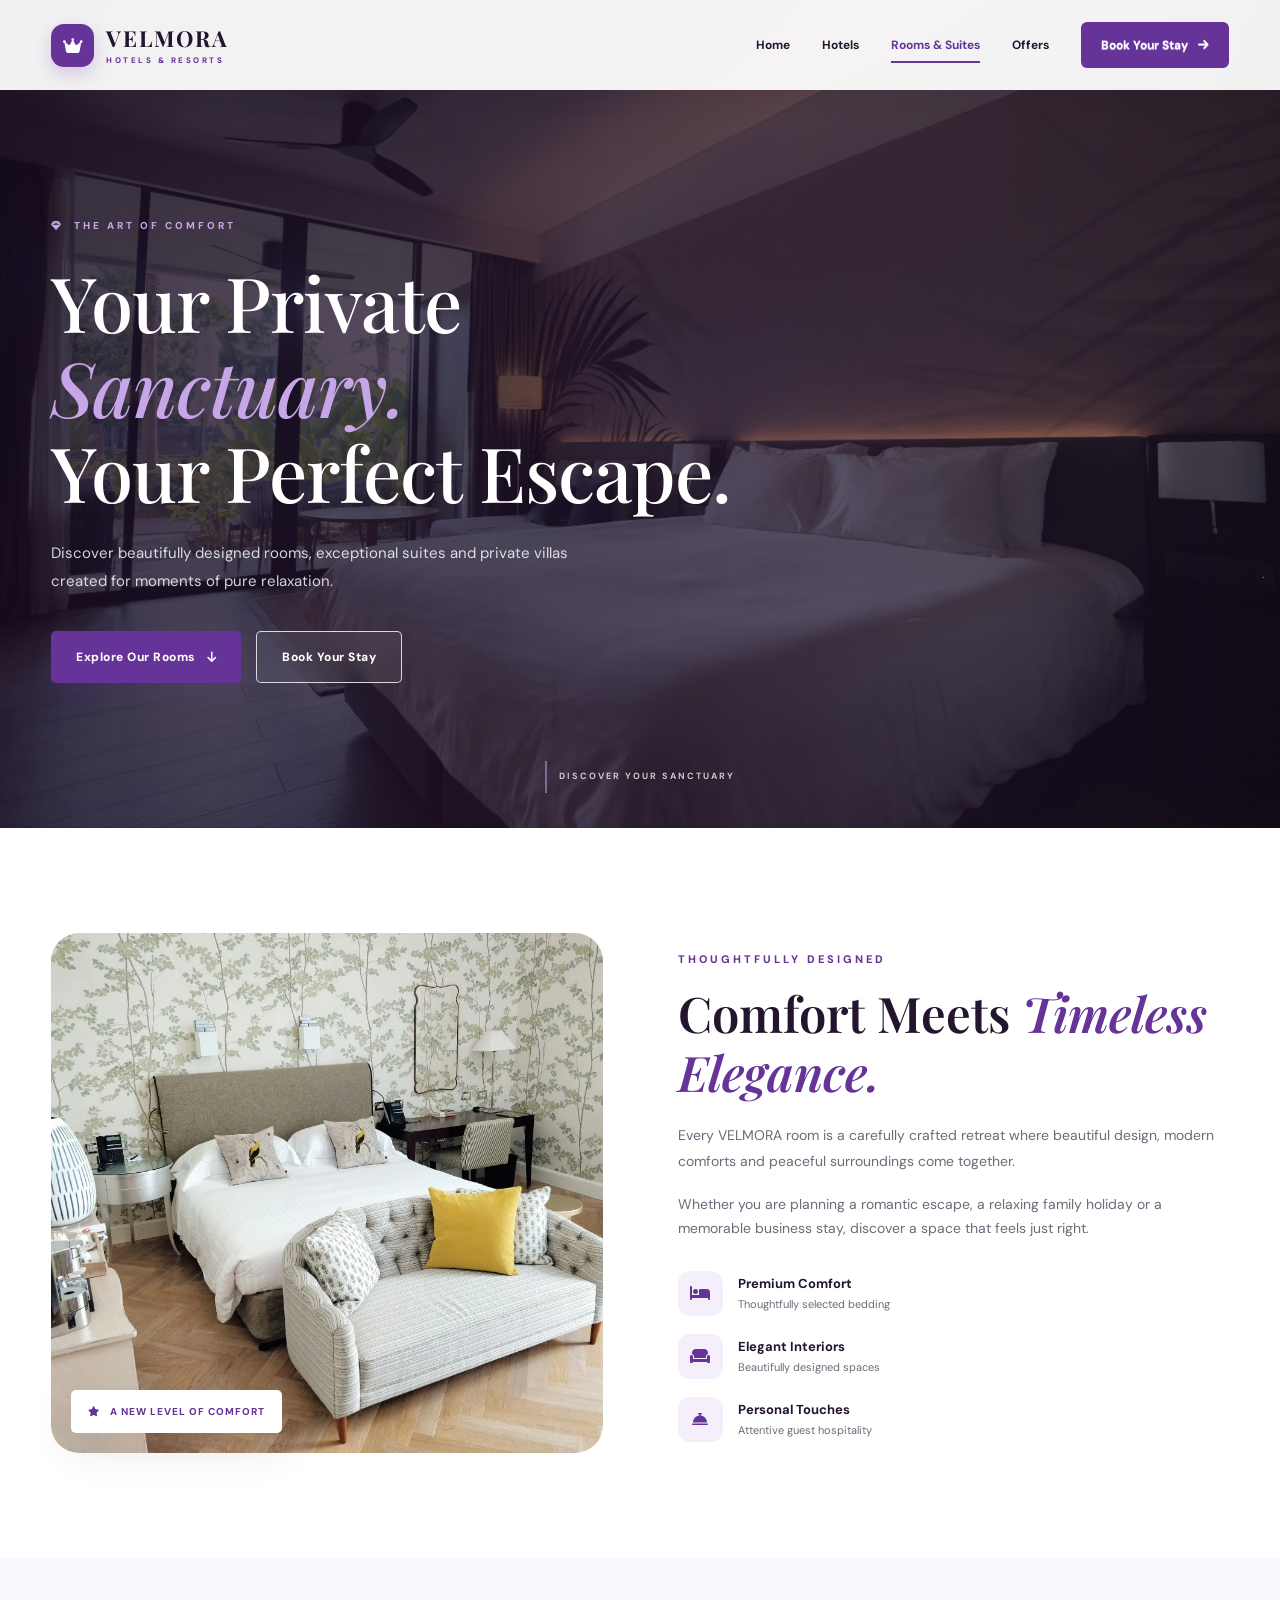
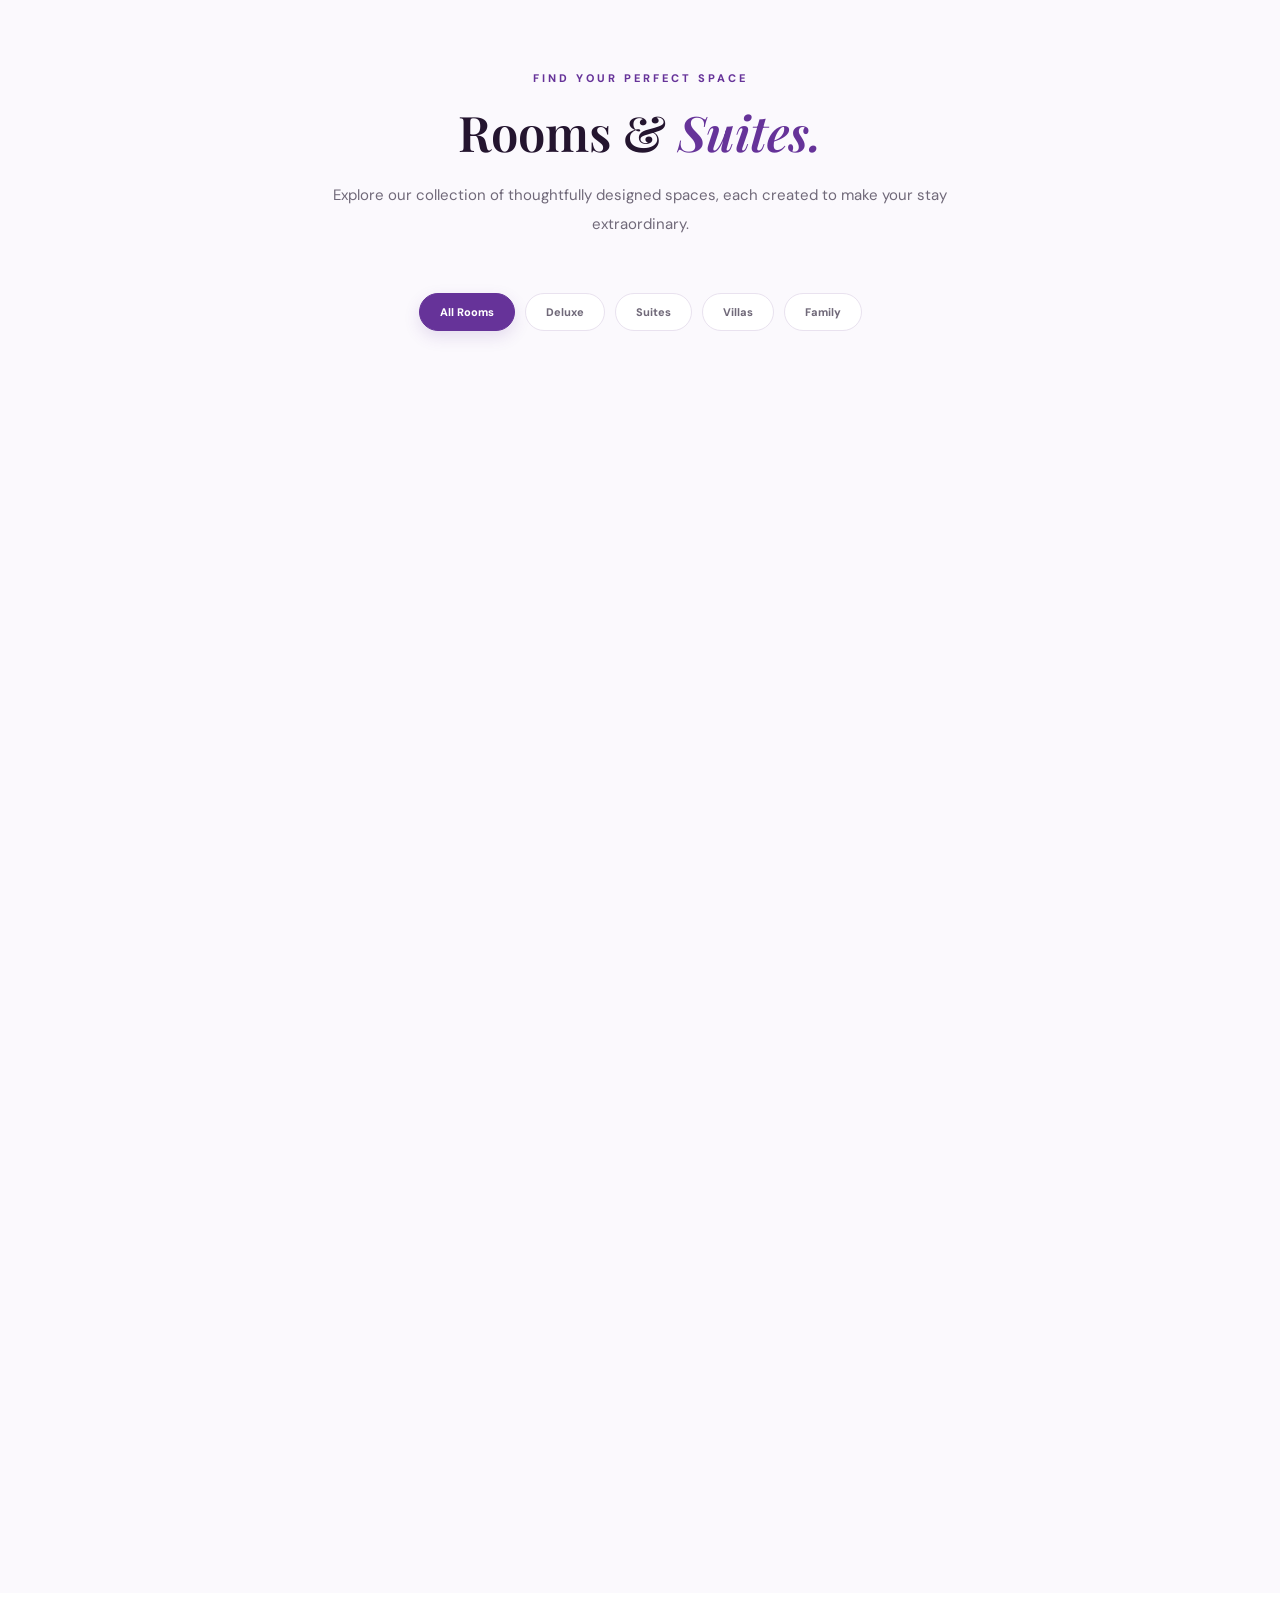
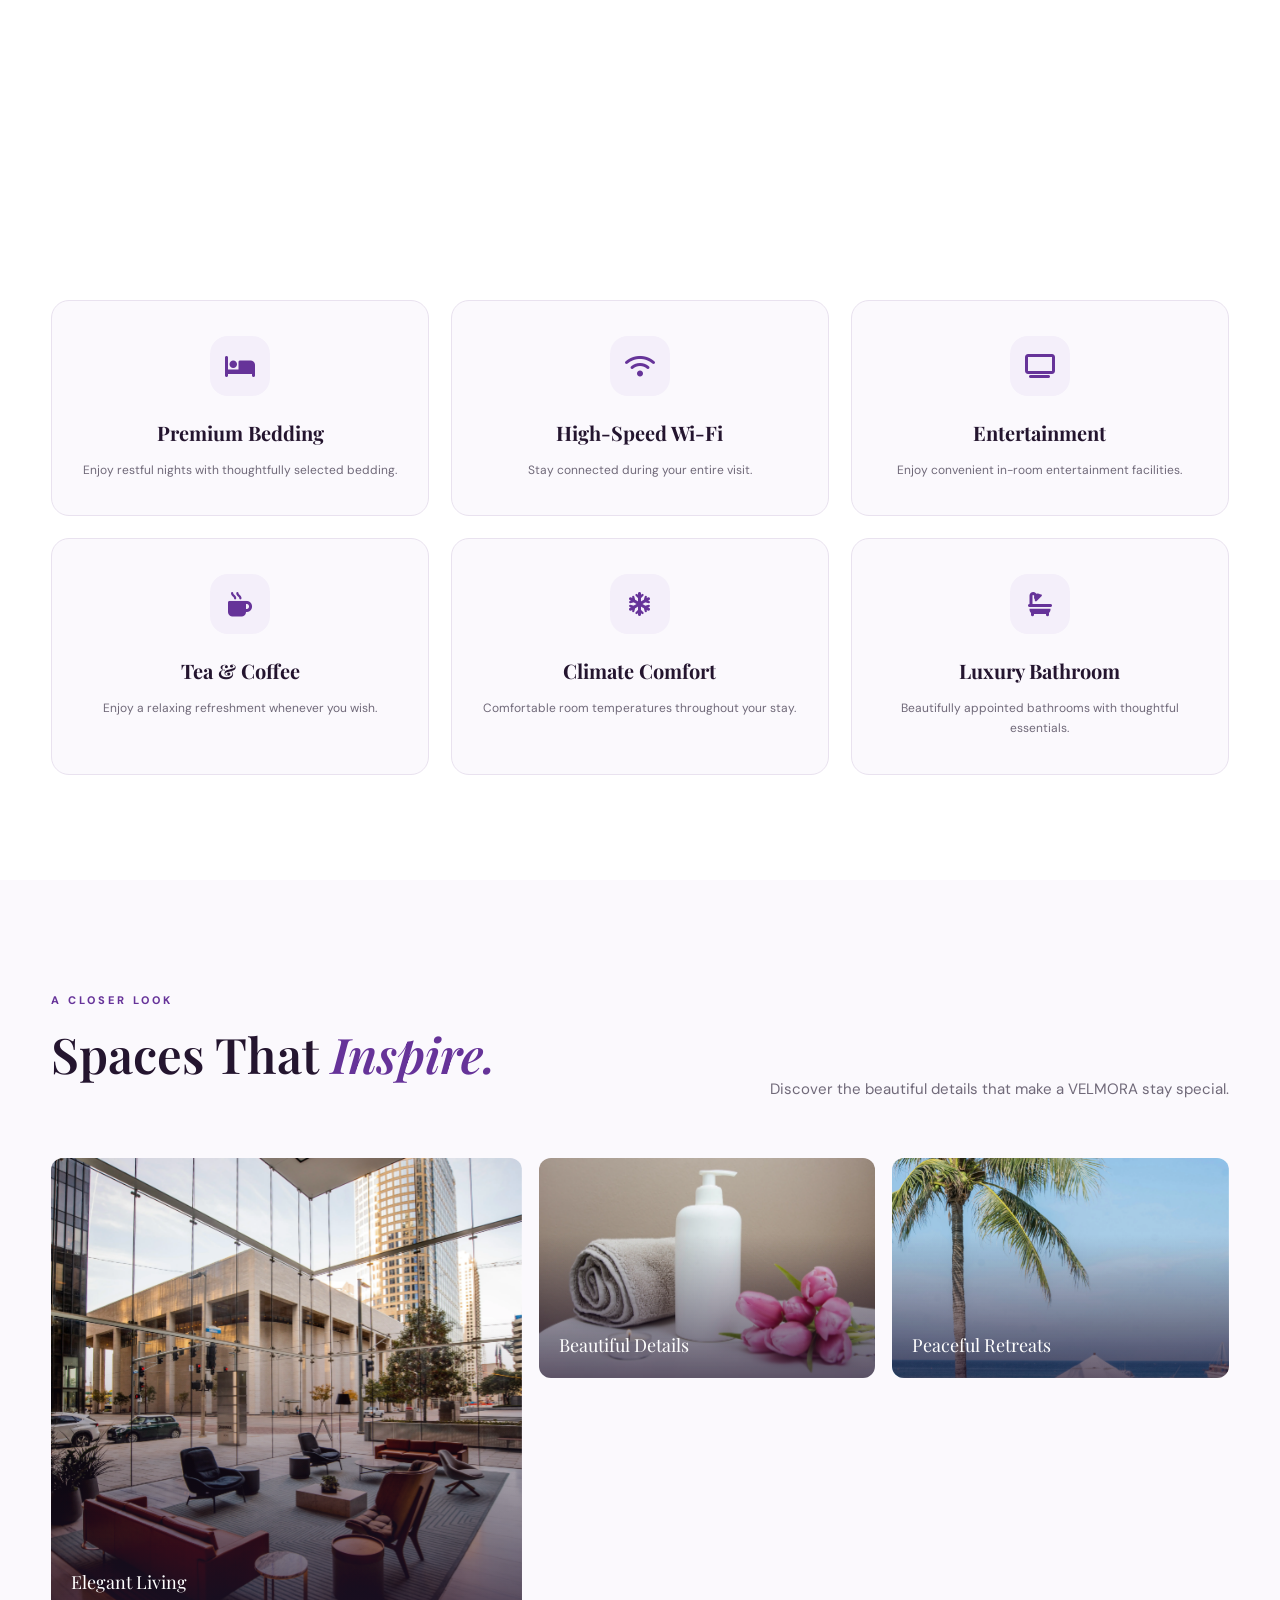
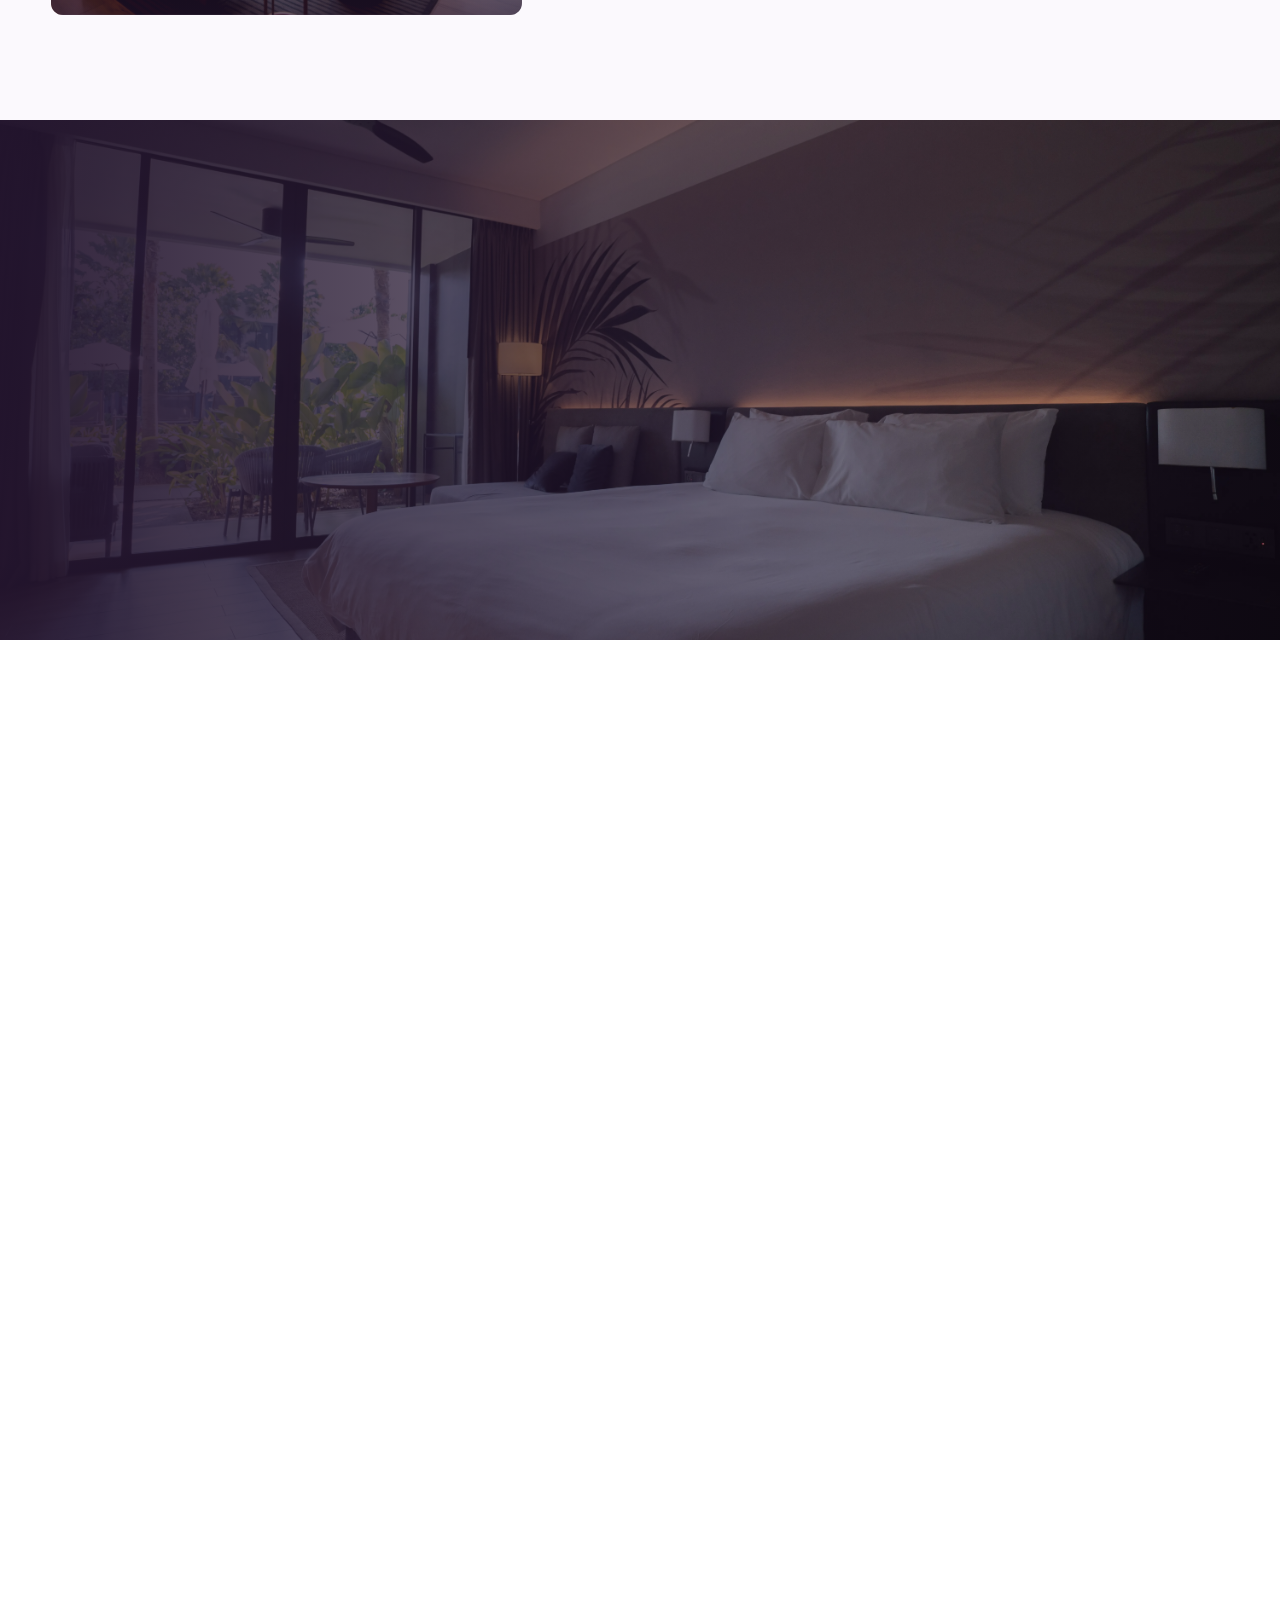
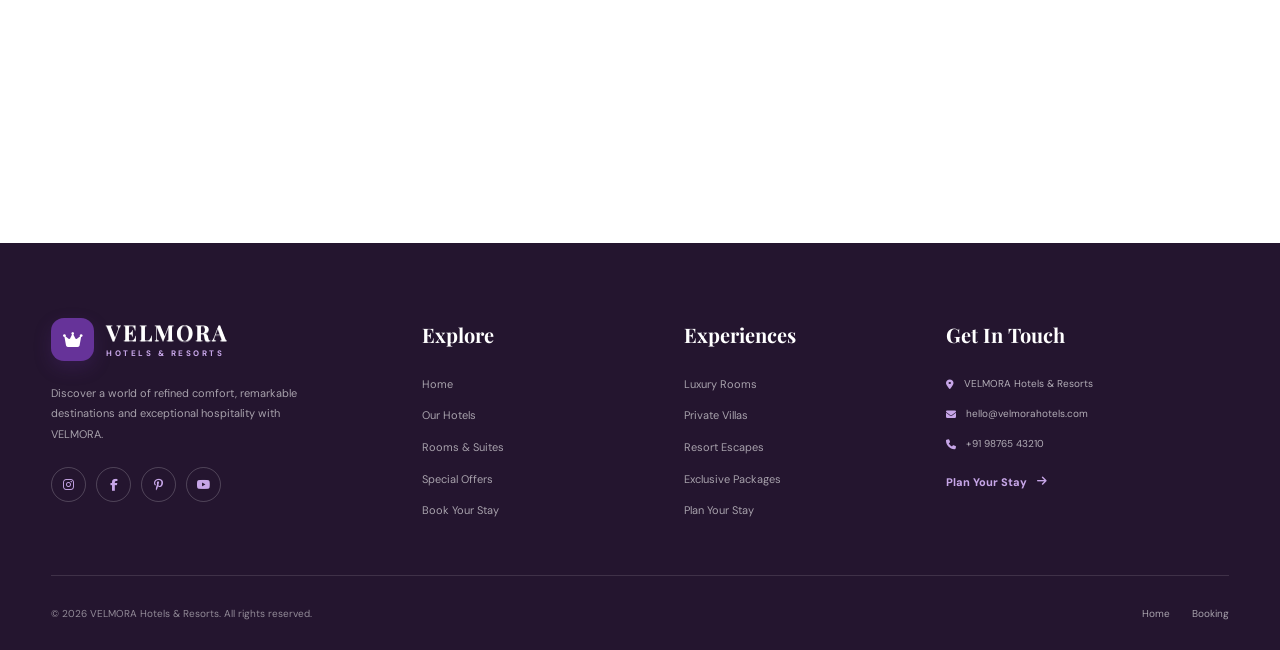
<file: rooms.html>
<!DOCTYPE html>
<html lang="en">
<head>
    <meta charset="UTF-8">
    <meta name="viewport" content="width=device-width, initial-scale=1.0">

    <meta name="theme-color" content="#663399">
    <meta name="description" content="Discover luxurious rooms, elegant suites and private villas at VELMORA Hotels & Resorts.">

    <title>Rooms & Suites | VELMORA Hotels & Resorts</title>

    <!-- GOOGLE FONTS -->
    <link rel="preconnect" href="https://fonts.googleapis.com">
    <link rel="preconnect" href="https://fonts.gstatic.com" crossorigin>
    <link href="https://fonts.googleapis.com/css2?family=DM+Sans:wght@400;500;600;700;800&family=Playfair+Display:wght@400;500;600;700&display=swap" rel="stylesheet">

    <!-- FONT AWESOME -->
    <link rel="stylesheet" href="https://cdnjs.cloudflare.com/ajax/libs/font-awesome/6.5.2/css/all.min.css">

    <!-- MAIN CSS -->
    <link rel="stylesheet" href="css/style.css">
</head>

<body class="rooms-page">


    <!-- =========================================
         PRELOADER
    ========================================== -->

    <div class="preloader" id="preloader">

        <div class="preloader-inner">

            <div class="preloader-visual">

                <div class="preloader-orbit orbit-one">
                    <span class="orbit-dot"></span>
                </div>

                <div class="preloader-orbit orbit-two">
                    <span class="orbit-dot"></span>
                </div>

                <div class="preloader-orbit orbit-three">
                    <span class="orbit-dot"></span>
                </div>

                <div class="preloader-center">
                    <i class="fa-solid fa-hotel"></i>
                </div>

            </div>

            <div class="preloader-brand">VELMORA</div>

            <div class="preloader-subtitle">
                HOTELS & RESORTS
            </div>

            <p class="preloader-tagline">
                Preparing your perfect stay
            </p>

            <div class="preloader-progress">
                <span id="preloader-progress-bar"></span>
            </div>

            <div class="preloader-meta">

                <span id="preloader-message">
                    Preparing your experience...
                </span>

                <span id="preloader-percent">0%</span>

            </div>

        </div>

    </div>


    <!-- PAGE TRANSITION -->

    <div class="page-transition" id="page-transition"></div>



    <!-- =========================================
         HEADER
    ========================================== -->

    <header class="site-header" id="site-header">

        <div class="container header-container">

            <a href="index.html" class="brand">

                <span class="brand-mark">
                    <i class="fa-solid fa-crown"></i>
                </span>

                <span class="brand-copy">
                    <strong>VELMORA</strong>
                    <small>HOTELS & RESORTS</small>
                </span>

            </a>


            <button
                class="menu-toggle"
                id="menu-toggle"
                type="button"
                aria-label="Toggle navigation"
                aria-expanded="false"
                aria-controls="main-nav">

                <span></span>
                <span></span>
                <span></span>

            </button>


            <nav class="main-nav" id="main-nav">

                <a href="index.html" class="nav-link">
                    Home
                </a>

                <a href="hotels.html" class="nav-link">
                    Hotels
                </a>

                <a href="rooms.html" class="nav-link active">
                    Rooms & Suites
                </a>

                <a href="offers.html" class="nav-link">
                    Offers
                </a>

                <a href="booking.html" class="nav-link nav-cta">
                    Book Your Stay
                    <i class="fa-solid fa-arrow-right"></i>
                </a>

            </nav>

        </div>

    </header>



    <main>


        <!-- =========================================
             ROOMS HERO
        ========================================== -->

        <section class="rooms-hero">

            <div class="hero-background">

                <img
                    src="img/antonio-araujo-uZoA9WaygLQ-unsplash.webp"
                    alt="Elegant luxury hotel bedroom"
                    class="hero-image">

                <div class="hero-overlay"></div>

            </div>


            <div class="container hero-container">

                <div class="hero-content reveal">

                    <span class="hero-eyebrow">
                        <i class="fa-solid fa-gem"></i>
                        THE ART OF COMFORT
                    </span>

                    <h1>
                        Your Private
                        <span>Sanctuary.</span>
                        Your Perfect Escape.
                    </h1>

                    <p>
                        Discover beautifully designed rooms,
                        exceptional suites and private villas
                        created for moments of pure relaxation.
                    </p>


                    <div class="hero-actions">

                        <a href="#room-collection" class="btn btn-primary">
                            Explore Our Rooms
                            <i class="fa-solid fa-arrow-down"></i>
                        </a>

                        <a href="booking.html" class="btn btn-outline">
                            Book Your Stay
                        </a>

                    </div>

                </div>

            </div>


            <div class="hero-scroll-indicator">
                <span></span>
                DISCOVER YOUR SANCTUARY
            </div>

        </section>



        <!-- =========================================
             INTRODUCTION
        ========================================== -->

        <section class="section room-intro-section">

            <div class="container">

                <div class="room-intro-grid">

                    <div class="room-intro-image reveal reveal-left">

                        <img
                            src="img/reisetopia-nRS3ClHbNGQ-unsplash.webp"
                            alt="Beautiful luxury room interior">

                        <div class="room-intro-image-label">
                            <i class="fa-solid fa-star"></i>
                            A NEW LEVEL OF COMFORT
                        </div>

                    </div>


                    <div class="room-intro-content reveal reveal-right">

                        <span class="section-tag">
                            THOUGHTFULLY DESIGNED
                        </span>

                        <h2 class="section-title">
                            Comfort Meets
                            <span>Timeless Elegance.</span>
                        </h2>

                        <p class="section-description">
                            Every VELMORA room is a carefully crafted
                            retreat where beautiful design, modern
                            comforts and peaceful surroundings come
                            together.
                        </p>

                        <p>
                            Whether you are planning a romantic escape,
                            a relaxing family holiday or a memorable
                            business stay, discover a space that feels
                            just right.
                        </p>


                        <div class="room-intro-highlights">

                            <div class="room-intro-highlight">

                                <i class="fa-solid fa-bed"></i>

                                <div>
                                    <strong>Premium Comfort</strong>
                                    <span>Thoughtfully selected bedding</span>
                                </div>

                            </div>


                            <div class="room-intro-highlight">

                                <i class="fa-solid fa-couch"></i>

                                <div>
                                    <strong>Elegant Interiors</strong>
                                    <span>Beautifully designed spaces</span>
                                </div>

                            </div>


                            <div class="room-intro-highlight">

                                <i class="fa-solid fa-bell-concierge"></i>

                                <div>
                                    <strong>Personal Touches</strong>
                                    <span>Attentive guest hospitality</span>
                                </div>

                            </div>

                        </div>

                    </div>

                </div>

            </div>

        </section>



        <!-- =========================================
             ROOM COLLECTION
        ========================================== -->

        <section class="section room-collection-section" id="room-collection">

            <div class="container">

                <div class="section-heading centered-heading reveal">

                    <span class="section-tag">
                        FIND YOUR PERFECT SPACE
                    </span>

                    <h2 class="section-title">
                        Rooms & 
                        <span>Suites.</span>
                    </h2>

                    <p class="section-description">
                        Explore our collection of thoughtfully
                        designed spaces, each created to make
                        your stay extraordinary.
                    </p>

                </div>


                <!-- ROOM FILTERS -->

                <div class="room-filter" role="group" aria-label="Filter rooms">

                    <button
                        type="button"
                        class="room-filter-btn active"
                        data-filter="all"
                        aria-pressed="true">

                        All Rooms

                    </button>

                    <button
                        type="button"
                        class="room-filter-btn"
                        data-filter="deluxe"
                        aria-pressed="false">

                        Deluxe

                    </button>

                    <button
                        type="button"
                        class="room-filter-btn"
                        data-filter="suite"
                        aria-pressed="false">

                        Suites

                    </button>

                    <button
                        type="button"
                        class="room-filter-btn"
                        data-filter="villa"
                        aria-pressed="false">

                        Villas

                    </button>

                    <button
                        type="button"
                        class="room-filter-btn"
                        data-filter="family"
                        aria-pressed="false">

                        Family

                    </button>

                </div>



                <!-- ROOM GRID -->

                <div class="room-grid">


                    <!-- ROOM 1 -->

                    <article
                        class="room-card reveal"
                        data-category="deluxe">

                        <div class="room-image">

                            <img
                                src="img/antonio-araujo-ZyyobP6qcvY-unsplash.webp"
                                alt="Deluxe luxury bedroom">

                            <span class="room-badge">
                                POPULAR CHOICE
                            </span>

                            <button
                                type="button"
                                class="wishlist-btn"
                                aria-label="Add Deluxe Room to favourites"
                                aria-pressed="false">

                                <i class="fa-regular fa-heart"></i>

                            </button>

                        </div>


                        <div class="room-content">

                            <div class="room-category">
                                DELUXE COLLECTION
                            </div>

                            <h3>Deluxe Room</h3>

                            <p>
                                A beautifully appointed retreat
                                with elegant interiors and
                                thoughtful modern comforts.
                            </p>


                            <div class="room-details">

                                <span>
                                    <i class="fa-solid fa-ruler-combined"></i>
                                    32 m²
                                </span>

                                <span>
                                    <i class="fa-solid fa-user-group"></i>
                                    2 Guests
                                </span>

                                <span>
                                    <i class="fa-solid fa-bed"></i>
                                    King Bed
                                </span>

                            </div>


                            <div class="room-card-bottom">

                                <div class="room-price">
                                    <strong>₹8,500</strong>
                                    <span>/ night</span>
                                </div>

                                <a
                                    href="booking.html"
                                    class="room-link"
                                    data-room="Deluxe Room">

                                    View Details
                                    <i class="fa-solid fa-arrow-right"></i>

                                </a>

                            </div>

                        </div>

                    </article>



                    <!-- ROOM 2 -->

                    <article
                        class="room-card reveal"
                        data-category="deluxe">

                        <div class="room-image">

                            <img
                                src="img/reisetopia-fbG4S32ssd8-unsplash.webp"
                                alt="Premium deluxe hotel room">

                            <span class="room-badge">
                                ELEGANT COMFORT
                            </span>

                            <button
                                type="button"
                                class="wishlist-btn"
                                aria-label="Add Premium Deluxe to favourites"
                                aria-pressed="false">

                                <i class="fa-regular fa-heart"></i>

                            </button>

                        </div>


                        <div class="room-content">

                            <div class="room-category">
                                PREMIUM COLLECTION
                            </div>

                            <h3>Premium Deluxe</h3>

                            <p>
                                Enjoy additional space,
                                premium furnishings and
                                a beautifully relaxing atmosphere.
                            </p>


                            <div class="room-details">

                                <span>
                                    <i class="fa-solid fa-ruler-combined"></i>
                                    40 m²
                                </span>

                                <span>
                                    <i class="fa-solid fa-user-group"></i>
                                    2 Guests
                                </span>

                                <span>
                                    <i class="fa-solid fa-bed"></i>
                                    King Bed
                                </span>

                            </div>


                            <div class="room-card-bottom">

                                <div class="room-price">
                                    <strong>₹10,500</strong>
                                    <span>/ night</span>
                                </div>

                                <a
                                    href="booking.html"
                                    class="room-link"
                                    data-room="Premium Deluxe">

                                    View Details
                                    <i class="fa-solid fa-arrow-right"></i>

                                </a>

                            </div>

                        </div>

                    </article>



                    <!-- ROOM 3 -->

                    <article
                        class="room-card reveal"
                        data-category="suite">

                        <div class="room-image">

                            <img
                                src="img/erik-mclean-jbwrqHBZPUY-unsplash.webp"
                                alt="Elegant executive suite">

                            <span class="room-badge">
                                REFINED LUXURY
                            </span>

                            <button
                                type="button"
                                class="wishlist-btn"
                                aria-label="Add Executive Suite to favourites"
                                aria-pressed="false">

                                <i class="fa-regular fa-heart"></i>

                            </button>

                        </div>


                        <div class="room-content">

                            <div class="room-category">
                                SUITE COLLECTION
                            </div>

                            <h3>Executive Suite</h3>

                            <p>
                                Spacious living areas,
                                sophisticated furnishings
                                and a refined atmosphere.
                            </p>


                            <div class="room-details">

                                <span>
                                    <i class="fa-solid fa-ruler-combined"></i>
                                    58 m²
                                </span>

                                <span>
                                    <i class="fa-solid fa-user-group"></i>
                                    3 Guests
                                </span>

                                <span>
                                    <i class="fa-solid fa-bed"></i>
                                    King Bed
                                </span>

                            </div>


                            <div class="room-card-bottom">

                                <div class="room-price">
                                    <strong>₹14,500</strong>
                                    <span>/ night</span>
                                </div>

                                <a
                                    href="booking.html"
                                    class="room-link"
                                    data-room="Executive Suite">

                                    View Details
                                    <i class="fa-solid fa-arrow-right"></i>

                                </a>

                            </div>

                        </div>

                    </article>



                    <!-- ROOM 4 -->

                    <article
                        class="room-card reveal"
                        data-category="suite">

                        <div class="room-image">

                            <img
                                src="img/visualsofdana-T5pL6ciEn-I-unsplash.webp"
                                alt="Luxury ocean view suite">

                            <span class="room-badge">
                                SIGNATURE STAY
                            </span>

                            <button
                                type="button"
                                class="wishlist-btn"
                                aria-label="Add Ocean View Suite to favourites"
                                aria-pressed="false">

                                <i class="fa-regular fa-heart"></i>

                            </button>

                        </div>


                        <div class="room-content">

                            <div class="room-category">
                                SIGNATURE COLLECTION
                            </div>

                            <h3>Ocean View Suite</h3>

                            <p>
                                Wake up to beautiful views
                                and enjoy a spacious suite
                                designed for relaxation.
                            </p>


                            <div class="room-details">

                                <span>
                                    <i class="fa-solid fa-ruler-combined"></i>
                                    65 m²
                                </span>

                                <span>
                                    <i class="fa-solid fa-user-group"></i>
                                    3 Guests
                                </span>

                                <span>
                                    <i class="fa-solid fa-water"></i>
                                    Ocean View
                                </span>

                            </div>


                            <div class="room-card-bottom">

                                <div class="room-price">
                                    <strong>₹18,500</strong>
                                    <span>/ night</span>
                                </div>

                                <a
                                    href="booking.html"
                                    class="room-link"
                                    data-room="Ocean View Suite">

                                    View Details
                                    <i class="fa-solid fa-arrow-right"></i>

                                </a>

                            </div>

                        </div>

                    </article>



                    <!-- ROOM 5 -->

                    <article
                        class="room-card reveal"
                        data-category="villa">

                        <div class="room-image">

                            <img
                                src="img/bilderboken-rlwE8f8anOc-unsplash.webp"
                                alt="Private pool luxury villa">

                            <span class="room-badge">
                                EXCLUSIVE VILLA
                            </span>

                            <button
                                type="button"
                                class="wishlist-btn"
                                aria-label="Add Private Pool Villa to favourites"
                                aria-pressed="false">

                                <i class="fa-regular fa-heart"></i>

                            </button>

                        </div>


                        <div class="room-content">

                            <div class="room-category">
                                PRIVATE VILLA COLLECTION
                            </div>

                            <h3>Private Pool Villa</h3>

                            <p>
                                Enjoy a secluded sanctuary
                                with your own private pool
                                and beautiful surroundings.
                            </p>


                            <div class="room-details">

                                <span>
                                    <i class="fa-solid fa-ruler-combined"></i>
                                    95 m²
                                </span>

                                <span>
                                    <i class="fa-solid fa-user-group"></i>
                                    2 Guests
                                </span>

                                <span>
                                    <i class="fa-solid fa-water-ladder"></i>
                                    Private Pool
                                </span>

                            </div>


                            <div class="room-card-bottom">

                                <div class="room-price">
                                    <strong>₹28,000</strong>
                                    <span>/ night</span>
                                </div>

                                <a
                                    href="booking.html"
                                    class="room-link"
                                    data-room="Private Pool Villa">

                                    View Details
                                    <i class="fa-solid fa-arrow-right"></i>

                                </a>

                            </div>

                        </div>

                    </article>



                    <!-- ROOM 6 -->

                    <article
                        class="room-card reveal"
                        data-category="family suite">

                        <div class="room-image">

                            <img
                                src="img/spenser-sembrat-ezKnKvpXkYE-unsplash.webp"
                                alt="Spacious family luxury suite">

                            <span class="room-badge">
                                FAMILY FAVOURITE
                            </span>

                            <button
                                type="button"
                                class="wishlist-btn"
                                aria-label="Add Family Suite to favourites"
                                aria-pressed="false">

                                <i class="fa-regular fa-heart"></i>

                            </button>

                        </div>


                        <div class="room-content">

                            <div class="room-category">
                                FAMILY COLLECTION
                            </div>

                            <h3>Family Suite</h3>

                            <p>
                                A spacious and welcoming
                                retreat designed for memorable
                                family holidays.
                            </p>


                            <div class="room-details">

                                <span>
                                    <i class="fa-solid fa-ruler-combined"></i>
                                    80 m²
                                </span>

                                <span>
                                    <i class="fa-solid fa-user-group"></i>
                                    4 Guests
                                </span>

                                <span>
                                    <i class="fa-solid fa-bed"></i>
                                    Multiple Beds
                                </span>

                            </div>


                            <div class="room-card-bottom">

                                <div class="room-price">
                                    <strong>₹22,000</strong>
                                    <span>/ night</span>
                                </div>

                                <a
                                    href="booking.html"
                                    class="room-link"
                                    data-room="Family Suite">

                                    View Details
                                    <i class="fa-solid fa-arrow-right"></i>

                                </a>

                            </div>

                        </div>

                    </article>


                </div>


                <!-- EMPTY FILTER MESSAGE -->

                <div class="room-empty-message" id="room-empty-message" hidden>

                    <i class="fa-solid fa-bed"></i>

                    <h3>No Rooms Found</h3>

                    <p>
                        Please choose another room category.
                    </p>

                </div>

            </div>

        </section>



        <!-- =========================================
             ROOM AMENITIES
        ========================================== -->

        <section class="section room-amenities-section">

            <div class="container">

                <div class="section-heading centered-heading reveal">

                    <span class="section-tag">
                        THOUGHTFUL DETAILS
                    </span>

                    <h2 class="section-title">
                        Comfort In
                        <span>Every Detail.</span>
                    </h2>

                    <p class="section-description">
                        Every space comes with carefully
                        considered comforts to make your
                        stay more enjoyable.
                    </p>

                </div>


                <div class="amenities-grid">


                    <article class="amenity-card reveal">

                        <div class="amenity-icon">
                            <i class="fa-solid fa-bed"></i>
                        </div>

                        <h3>Premium Bedding</h3>

                        <p>
                            Enjoy restful nights with
                            thoughtfully selected bedding.
                        </p>

                    </article>


                    <article class="amenity-card reveal">

                        <div class="amenity-icon">
                            <i class="fa-solid fa-wifi"></i>
                        </div>

                        <h3>High-Speed Wi-Fi</h3>

                        <p>
                            Stay connected during
                            your entire visit.
                        </p>

                    </article>


                    <article class="amenity-card reveal">

                        <div class="amenity-icon">
                            <i class="fa-solid fa-tv"></i>
                        </div>

                        <h3>Entertainment</h3>

                        <p>
                            Enjoy convenient in-room
                            entertainment facilities.
                        </p>

                    </article>


                    <article class="amenity-card reveal">

                        <div class="amenity-icon">
                            <i class="fa-solid fa-mug-hot"></i>
                        </div>

                        <h3>Tea & Coffee</h3>

                        <p>
                            Enjoy a relaxing refreshment
                            whenever you wish.
                        </p>

                    </article>


                    <article class="amenity-card reveal">

                        <div class="amenity-icon">
                            <i class="fa-solid fa-snowflake"></i>
                        </div>

                        <h3>Climate Comfort</h3>

                        <p>
                            Comfortable room temperatures
                            throughout your stay.
                        </p>

                    </article>


                    <article class="amenity-card reveal">

                        <div class="amenity-icon">
                            <i class="fa-solid fa-bath"></i>
                        </div>

                        <h3>Luxury Bathroom</h3>

                        <p>
                            Beautifully appointed bathrooms
                            with thoughtful essentials.
                        </p>

                    </article>

                </div>

            </div>

        </section>



        <!-- =========================================
             ROOM GALLERY
        ========================================== -->

        <section class="section room-gallery-section">

            <div class="container">

                <div class="section-heading reveal">

                    <div>

                        <span class="section-tag">
                            A CLOSER LOOK
                        </span>

                        <h2 class="section-title">
                            Spaces That
                            <span>Inspire.</span>
                        </h2>

                    </div>

                    <p class="section-description">
                        Discover the beautiful details
                        that make a VELMORA stay special.
                    </p>

                </div>


                <div class="gallery-grid">

                    <div class="gallery-item gallery-large reveal">

                        <img
                            src="img/darshan-patel-DfzzpBRZCT0-unsplash.webp"
                            alt="Elegant hotel living area">

                        <span>Elegant Living</span>

                    </div>


                    <div class="gallery-item reveal">

                        <img
                            src="img/camille-brodard-VxAwTeiqDao-unsplash.webp"
                            alt="Luxury interior details">

                        <span>Beautiful Details</span>

                    </div>


                    <div class="gallery-item reveal">

                        <img
                            src="img/antonio-araujo-wYdzYVGMHQs-unsplash.webp"
                            alt="Beautiful hotel bedroom">

                        <span>Peaceful Retreats</span>

                    </div>


                    <div class="gallery-item reveal">

                        <img
                            src="img/ciudad-maderas-MXbM1NrRqtI-unsplash.webp"
                            alt="Modern luxury suite">

                        <span>Modern Luxury</span>

                    </div>


                    <div class="gallery-item reveal">

                        <img
                            src="img/fernando-alvarez-rodriguez-M7GddPqJowg-unsplash.webp"
                            alt="Contemporary luxury villa">

                        <span>Private Comfort</span>

                    </div>

                </div>

            </div>

        </section>



        <!-- =========================================
             ROOM EXPERIENCE
        ========================================== -->

        <section class="experience-section room-experience-section">

            <div class="experience-background">

                <img
                    src="img/antonio-araujo-uZoA9WaygLQ-unsplash.webp"
                    alt="Beautiful luxury hotel suite">

                <div class="experience-overlay"></div>

            </div>


            <div class="container experience-container">

                <div class="experience-content reveal">

                    <span class="section-tag light-tag">
                        YOUR MOMENT OF ESCAPE
                    </span>

                    <h2>
                        Relax.
                        <span>Reconnect.</span>
                        Rediscover Luxury.
                    </h2>

                    <p>
                        Step into a world of comfort,
                        privacy and thoughtful hospitality.
                        Your perfect retreat is waiting.
                    </p>

                    <a href="booking.html" class="btn btn-light">
                        Reserve Your Stay
                        <i class="fa-solid fa-arrow-right"></i>
                    </a>

                </div>

            </div>

        </section>



        <!-- =========================================
             STAY INFORMATION
        ========================================== -->

        <section class="section room-policies-section">

            <div class="container">

                <div class="section-heading centered-heading reveal">

                    <span class="section-tag">
                        BEFORE YOU ARRIVE
                    </span>

                    <h2 class="section-title">
                        A Few Things
                        <span>To Know.</span>
                    </h2>

                </div>


                <div class="policy-grid">


                    <article class="policy-card reveal">

                        <div class="policy-icon">
                            <i class="fa-solid fa-clock"></i>
                        </div>

                        <h3>Check-in</h3>

                        <p>
                            From 2:00 PM
                        </p>

                        <span>
                            Early arrival is subject to availability.
                        </span>

                    </article>


                    <article class="policy-card reveal">

                        <div class="policy-icon">
                            <i class="fa-solid fa-clock-rotate-left"></i>
                        </div>

                        <h3>Check-out</h3>

                        <p>
                            Until 12:00 PM
                        </p>

                        <span>
                            Late departure may be arranged subject to availability.
                        </span>

                    </article>


                    <article class="policy-card reveal">

                        <div class="policy-icon">
                            <i class="fa-solid fa-users"></i>
                        </div>

                        <h3>Guests</h3>

                        <p>
                            Personalised Stay
                        </p>

                        <span>
                            Occupancy depends on the selected room category.
                        </span>

                    </article>


                    <article class="policy-card reveal">

                        <div class="policy-icon">
                            <i class="fa-solid fa-bell-concierge"></i>
                        </div>

                        <h3>Special Requests</h3>

                        <p>
                            We're Here to Help
                        </p>

                        <span>
                            Let us know your preferences while booking.
                        </span>

                    </article>


                </div>

            </div>

        </section>



        <!-- =========================================
             FINAL BOOKING CTA
        ========================================== -->

        <section class="section room-final-cta">

            <div class="container">

                <div class="hotel-final-cta-card reveal">

                    <div class="hotel-final-cta-content">

                        <span class="section-tag">
                            YOUR PERFECT ROOM AWAITS
                        </span>

                        <h2>
                            Make Space For
                            <span>Beautiful Moments.</span>
                        </h2>

                        <p>
                            Choose your favourite room
                            and begin planning a stay
                            filled with comfort and luxury.
                        </p>

                        <a href="booking.html" class="btn btn-primary">
                            Book Your Stay
                            <i class="fa-solid fa-arrow-right"></i>
                        </a>

                    </div>


                    <div class="hotel-final-cta-image">

                        <img
                            src="img/visualsofdana-T5pL6ciEn-I-unsplash.webp"
                            alt="Beautiful luxury hotel room">

                    </div>

                </div>

            </div>

        </section>


    </main>



    <!-- =========================================
         FOOTER
    ========================================== -->

    <footer class="site-footer">

        <div class="container">

            <div class="footer-grid">


                <div class="footer-brand">

                    <a href="index.html" class="brand footer-logo">

                        <span class="brand-mark">
                            <i class="fa-solid fa-crown"></i>
                        </span>

                        <span class="brand-copy">
                            <strong>VELMORA</strong>
                            <small>HOTELS & RESORTS</small>
                        </span>

                    </a>

                    <p>
                        Discover a world of refined comfort,
                        remarkable destinations and exceptional
                        hospitality with VELMORA.
                    </p>

                    <div class="footer-socials">

                        <a href="#" aria-label="Instagram">
                            <i class="fa-brands fa-instagram"></i>
                        </a>

                        <a href="#" aria-label="Facebook">
                            <i class="fa-brands fa-facebook-f"></i>
                        </a>

                        <a href="#" aria-label="Pinterest">
                            <i class="fa-brands fa-pinterest-p"></i>
                        </a>

                        <a href="#" aria-label="YouTube">
                            <i class="fa-brands fa-youtube"></i>
                        </a>

                    </div>

                </div>



                <div class="footer-links">

                    <h3>Explore</h3>

                    <a href="index.html">Home</a>
                    <a href="hotels.html">Our Hotels</a>
                    <a href="rooms.html">Rooms & Suites</a>
                    <a href="offers.html">Special Offers</a>
                    <a href="booking.html">Book Your Stay</a>

                </div>



                <div class="footer-links">

                    <h3>Experiences</h3>

                    <a href="rooms.html">Luxury Rooms</a>
                    <a href="rooms.html">Private Villas</a>
                    <a href="hotels.html">Resort Escapes</a>
                    <a href="offers.html">Exclusive Packages</a>
                    <a href="booking.html">Plan Your Stay</a>

                </div>



                <div class="footer-contact">

                    <h3>Get In Touch</h3>

                    <p>
                        <i class="fa-solid fa-location-dot"></i>
                        VELMORA Hotels & Resorts
                    </p>

                    <p>
                        <i class="fa-solid fa-envelope"></i>
                        hello@velmorahotels.com
                    </p>

                    <p>
                        <i class="fa-solid fa-phone"></i>
                        +91 98765 43210
                    </p>

                    <a href="booking.html" class="footer-book-link">
                        Plan Your Stay
                        <i class="fa-solid fa-arrow-right"></i>
                    </a>

                </div>


            </div>


            <div class="footer-bottom">

                <p>
                    © <span id="current-year"></span>
                    VELMORA Hotels & Resorts.
                    All rights reserved.
                </p>

                <div class="footer-bottom-links">
                    <a href="index.html">Home</a>
                    <a href="booking.html">Booking</a>
                </div>

            </div>

        </div>

    </footer>



    <!-- BACK TO TOP -->

    <button
        class="back-to-top"
        id="back-to-top"
        type="button"
        aria-label="Back to top">

        <i class="fa-solid fa-arrow-up"></i>

    </button>



    <!-- TOAST -->

    <div class="toast" id="toast" role="status" aria-live="polite">

        <span class="toast-icon">
            <i class="fa-solid fa-circle-check"></i>
        </span>

        <span id="toast-message">
            Welcome to VELMORA.
        </span>

    </div>



    <!-- MAIN JAVASCRIPT -->

    <script src="js/script.js" defer></script>

</body>
</html>
</file>
<file: css/style.css>
/* =========================================================
   VELMORA HOTELS & RESORTS
   DESIGN 03 - LUXURY PURPLE EDITION
   Main Stylesheet
========================================================= */


/* =========================================================
   01. ROOT VARIABLES & RESET
========================================================= */

:root {
    --white: #ffffff;
    --black: #17121d;

    --royal-purple: #663399;
    --deep-plum: #24152f;
    --soft-lavender: #f4effa;
    --light-lavender: #ebe0f5;
    --accent-lavender: #c7a6e8;

    --purple-dark: #49216e;
    --purple-light: #8b5ab5;

    --text-dark: #292331;
    --text-medium: #706979;
    --text-light: #a39baa;

    --border-color: #e9e2ef;
    --background-light: #fbf9fd;

    --success: #29976a;
    --danger: #d9534f;

    --font-heading: "Playfair Display", Georgia, serif;
    --font-body: "DM Sans", sans-serif;

    --container-width: 1200px;

    --shadow-small: 0 8px 25px rgba(36, 21, 47, 0.06);
    --shadow-medium: 0 15px 45px rgba(36, 21, 47, 0.10);
    --shadow-large: 0 25px 70px rgba(36, 21, 47, 0.16);

    --transition: all 0.35s ease;
    --transition-slow: all 0.65s cubic-bezier(.22, 1, .36, 1);

    --radius-small: 10px;
    --radius-medium: 18px;
    --radius-large: 28px;
}


* {
    margin: 0;
    padding: 0;
    box-sizing: border-box;
}


html {
    scroll-behavior: smooth;
    scroll-padding-top: 100px;
}


body {
    font-family: var(--font-body);
    color: var(--text-dark);
    background: var(--white);
    line-height: 1.7;
    overflow-x: hidden;
}


body,
button,
input,
select,
textarea {
    font-family: var(--font-body);
}


body.menu-open {
    overflow: hidden;
}


img {
    display: block;
    max-width: 100%;
    width: 100%;
    object-fit: cover;
}


a {
    color: inherit;
    text-decoration: none;
}


button {
    border: none;
    cursor: pointer;
}


input,
select,
textarea {
    font: inherit;
}


ul {
    list-style: none;
}


::selection {
    color: var(--white);
    background: var(--royal-purple);
}


.container {
    width: min(92%, var(--container-width));
    margin: 0 auto;
}


.section {
    padding: 105px 0;
    position: relative;
}


.section-heading {
    margin-bottom: 55px;
}

.section-heading:not(.centered-heading) {
    display: flex;
    align-items: flex-end;
    justify-content: space-between;
    gap: 24px;
}


.centered-heading {
    max-width: 750px;
    margin-left: auto;
    margin-right: auto;
    text-align: center;
}


.section-tag {
    display: inline-block;
    color: var(--royal-purple);
    font-size: 11px;
    font-weight: 800;
    letter-spacing: 3px;
    text-transform: uppercase;
    margin-bottom: 15px;
}


.section-title {
    font-family: var(--font-heading);
    font-size: clamp(34px, 4vw, 49px);
    line-height: 1.2;
    font-weight: 600;
    color: var(--deep-plum);
    margin-bottom: 20px;
}


.section-title span {
    color: var(--royal-purple);
    font-style: italic;
}


.section-description {
    max-width: 650px;
    color: var(--text-medium);
    font-size: 15px;
    line-height: 1.9;
}


.centered-heading .section-description {
    margin: 0 auto;
}


.light-tag {
    color: var(--accent-lavender);
}


/* =========================================================
   02. PRELOADER
========================================================= */

.preloader {
    position: fixed;
    inset: 0;
    z-index: 99999;
    background: var(--deep-plum);
    display: flex;
    align-items: center;
    justify-content: center;
    opacity: 1;
    visibility: visible;
    transition: opacity 0.8s ease, visibility 0.8s ease;
}


.preloader.preloader-hidden,
.preloader.is-hidden {
    opacity: 0;
    visibility: hidden;
    pointer-events: none;
}


.preloader-inner {
    width: min(90%, 350px);
    text-align: center;
    color: var(--white);
}


.preloader-visual {
    width: 125px;
    height: 125px;
    margin: 0 auto 30px;
    position: relative;
    display: flex;
    align-items: center;
    justify-content: center;
}


.preloader-center {
    width: 65px;
    height: 65px;
    border-radius: 50%;
    background: linear-gradient(135deg, var(--royal-purple), var(--purple-light));
    display: flex;
    align-items: center;
    justify-content: center;
    color: var(--white);
    font-size: 25px;
    box-shadow: 0 0 35px rgba(199, 166, 232, 0.4);
    animation: preloaderPulse 2s infinite ease-in-out;
}


.preloader-orbit {
    position: absolute;
    inset: 0;
    border: 1px solid rgba(199, 166, 232, 0.5);
    border-radius: 50%;
    animation: orbitRotate 5s linear infinite;
}


.preloader-orbit.orbit-two {
    inset: 12px -12px;
    transform: rotate(60deg);
    animation-duration: 7s;
}


.preloader-orbit.orbit-three {
    inset: -12px 12px;
    transform: rotate(-60deg);
    animation-duration: 9s;
}


.orbit-dot {
    width: 9px;
    height: 9px;
    border-radius: 50%;
    background: var(--accent-lavender);
    position: absolute;
    top: 7px;
    left: 50%;
    box-shadow: 0 0 15px var(--accent-lavender);
}


.preloader-brand {
    font-family: var(--font-heading);
    font-size: 34px;
    font-weight: 700;
    letter-spacing: 7px;
}


.preloader-subtitle {
    font-size: 10px;
    letter-spacing: 5px;
    color: var(--accent-lavender);
    margin-top: 3px;
}


.preloader-tagline {
    color: rgba(255, 255, 255, 0.65);
    font-size: 12px;
    margin: 18px 0 25px;
}


.preloader-progress {
    height: 3px;
    width: 100%;
    border-radius: 20px;
    background: rgba(255, 255, 255, 0.15);
    overflow: hidden;
}


.preloader-progress span {
    display: block;
    width: 0;
    height: 100%;
    background: var(--accent-lavender);
    box-shadow: 0 0 12px var(--accent-lavender);
    transition: width 0.2s linear;
}


.preloader-meta {
    display: flex;
    justify-content: space-between;
    margin-top: 10px;
    font-size: 10px;
    color: rgba(255, 255, 255, 0.65);
}


#preloader-percent {
    color: var(--accent-lavender);
    font-weight: 700;
}


@keyframes orbitRotate {
    to {
        transform: rotate(360deg);
    }
}


@keyframes preloaderPulse {
    0%, 100% {
        transform: scale(1);
        box-shadow: 0 0 25px rgba(199, 166, 232, 0.3);
    }

    50% {
        transform: scale(1.12);
        box-shadow: 0 0 45px rgba(199, 166, 232, 0.65);
    }
}


/* =========================================================
   03. PAGE TRANSITION
========================================================= */

.page-transition {
    position: fixed;
    inset: 0;
    z-index: 9990;
    background: var(--deep-plum);
    transform: translateY(100%);
    pointer-events: none;
    transition: transform 0.45s cubic-bezier(.76, 0, .24, 1);
}


.page-transition.active {
    transform: translateY(0);
}


/* =========================================================
   04. HEADER & NAVIGATION
========================================================= */

.site-header {
    position: absolute;
    top: 0;
    left: 0;
    width: 100%;
    z-index: 1000;
    isolation: isolate;
    padding: 22px 0;
    background: rgba(255, 255, 255, 0.94);
    -webkit-backdrop-filter: blur(14px);
    backdrop-filter: blur(14px);
    box-shadow: 0 4px 24px rgba(36, 21, 47, 0.08);
    transition: var(--transition);
}


.site-header.scrolled {
    position: fixed;
    padding: 12px 0;
    background: rgba(255, 255, 255, 0.98);
    box-shadow: 0 5px 30px rgba(36, 21, 47, 0.08);
}


.header-container {
    display: flex;
    align-items: center;
    justify-content: space-between;
    gap: 30px;
}


.brand {
    display: inline-flex;
    align-items: center;
    gap: 12px;
    flex-shrink: 0;
}


.brand-mark {
    width: 43px;
    height: 43px;
    border-radius: 13px;
    background: var(--royal-purple);
    color: var(--white);
    display: flex;
    align-items: center;
    justify-content: center;
    font-size: 17px;
    box-shadow: 0 7px 18px rgba(102, 51, 153, 0.22);
}


.brand-copy {
    display: flex;
    flex-direction: column;
    line-height: 1.2;
}


.brand-copy strong {
    color: var(--deep-plum);
    font-family: var(--font-heading);
    font-size: 22px;
    letter-spacing: 2px;
    text-shadow: 0 1px 0 rgba(255, 255, 255, 0.55);
}


.brand-copy small {
    color: var(--royal-purple);
    font-size: 8px;
    letter-spacing: 2.5px;
    font-weight: 800;
    margin-top: 4px;
}


.main-nav {
    display: flex;
    align-items: center;
    gap: 32px;
}


.nav-link {
    position: relative;
    font-size: 12px;
    font-weight: 700;
    color: var(--deep-plum);
    text-shadow: 0 1px 0 rgba(255, 255, 255, 0.6);
    transition: var(--transition);
}


.nav-link:not(.nav-cta)::after {
    content: "";
    position: absolute;
    bottom: -8px;
    left: 0;
    width: 0;
    height: 2px;
    background: var(--royal-purple);
    transition: width 0.3s ease;
}


.nav-link:hover,
.nav-link.active {
    color: var(--royal-purple);
}


.nav-link:hover::after,
.nav-link.active::after {
    width: 100%;
}


.nav-link.nav-cta {
    background: var(--royal-purple);
    color: var(--white);
    padding: 13px 20px;
    border-radius: 6px;
    display: inline-flex;
    align-items: center;
    gap: 10px;
    transition: var(--transition);
}


.nav-link.nav-cta:hover {
    background: var(--deep-plum);
    transform: translateY(-3px);
    box-shadow: 0 8px 20px rgba(102, 51, 153, 0.2);
}


.menu-toggle {
    display: none;
    position: relative;
    width: 43px;
    height: 43px;
    background: var(--royal-purple);
    border-radius: 8px;
    padding: 11px;
    flex-direction: column;
    justify-content: center;
    gap: 5px;
    z-index: 1002;
}


.menu-toggle span {
    height: 2px;
    width: 100%;
    background: var(--white);
    border-radius: 10px;
    transition: var(--transition);
}


.menu-toggle.active span:first-child {
    transform: translateY(7px) rotate(45deg);
}


.menu-toggle.active span:nth-child(2) {
    opacity: 0;
}


.menu-toggle.active span:last-child {
    transform: translateY(-7px) rotate(-45deg);
}


/* =========================================================
   05. BUTTONS
========================================================= */

.btn {
    min-height: 52px;
    padding: 14px 25px;
    display: inline-flex;
    align-items: center;
    justify-content: center;
    gap: 12px;
    border-radius: 5px;
    font-size: 12px;
    font-weight: 800;
    letter-spacing: 0.5px;
    transition: var(--transition);
    position: relative;
    overflow: hidden;
}


.btn::before {
    content: "";
    position: absolute;
    top: 0;
    left: -120%;
    width: 70%;
    height: 100%;
    background: linear-gradient(90deg, transparent, rgba(255,255,255,.25), transparent);
    transform: skewX(-20deg);
    transition: left 0.6s ease;
}


.btn:hover::before {
    left: 150%;
}


.btn-primary {
    background: var(--royal-purple);
    color: var(--white);
    box-shadow: 0 8px 20px rgba(102, 51, 153, 0.18);
}


.btn-primary:hover {
    background: var(--deep-plum);
    transform: translateY(-4px);
    box-shadow: 0 14px 28px rgba(36, 21, 47, 0.2);
}


.btn-outline {
    color: var(--white);
    border: 1px solid rgba(255,255,255,.8);
    background: rgba(255,255,255,.06);
    backdrop-filter: blur(8px);
}


.btn-outline:hover {
    color: var(--deep-plum);
    background: var(--white);
    transform: translateY(-4px);
}


.btn-light {
    background: var(--white);
    color: var(--royal-purple);
}


.btn-light:hover {
    background: var(--accent-lavender);
    color: var(--deep-plum);
    transform: translateY(-4px);
}


/* =========================================================
   06. COMMON HERO SECTIONS
========================================================= */

.home-hero,
.hotels-hero,
.rooms-hero,
.offers-hero,
.booking-hero {
    min-height: 740px;
    height: 92vh;
    max-height: 900px;
    position: relative;
    display: flex;
    align-items: center;
    overflow: hidden;
    background: var(--deep-plum);
}


.hero-background,
.experience-background {
    position: absolute;
    inset: 0;
    overflow: hidden;
}


.hero-image,
.experience-background img {
    width: 100%;
    height: 100%;
    object-fit: cover;
    animation: heroZoom 18s ease-in-out infinite alternate;
}


@keyframes heroZoom {
    from {
        transform: scale(1);
    }

    to {
        transform: scale(1.12);
    }
}


.hero-overlay {
    position: absolute;
    inset: 0;
    background:
        linear-gradient(90deg,
            rgba(24, 12, 34, 0.82) 0%,
            rgba(36, 21, 47, 0.70) 58%,
            rgba(36, 21, 47, 0.48) 100%);
}


.hero-container {
    position: relative;
    z-index: 2;
    padding-top: 65px;
}


.hero-content {
    max-width: 720px;
    color: var(--white);
}


.hero-eyebrow {
    display: inline-flex;
    align-items: center;
    gap: 10px;
    color: var(--accent-lavender);
    font-size: 10px;
    letter-spacing: 3px;
    font-weight: 800;
    margin-bottom: 25px;
}


.hero-content h1 {
    font-family: var(--font-heading);
    font-size: clamp(43px, 6vw, 76px);
    font-weight: 500;
    line-height: 1.12;
    margin-bottom: 25px;
    letter-spacing: -1px;
}


.hero-content h1 span {
    display: block;
    color: var(--accent-lavender);
    font-style: italic;
}


.hero-content p {
    max-width: 550px;
    color: rgba(255,255,255,.82);
    font-size: 15px;
    line-height: 1.9;
    margin-bottom: 35px;
}


.hero-actions {
    display: flex;
    align-items: center;
    flex-wrap: wrap;
    gap: 15px;
}


.hero-scroll-indicator {
    position: absolute;
    bottom: 35px;
    left: 50%;
    transform: translateX(-50%);
    z-index: 3;
    display: flex;
    align-items: center;
    gap: 12px;
    color: rgba(255,255,255,.75);
    font-size: 9px;
    font-weight: 700;
    letter-spacing: 2px;
    white-space: nowrap;
}


.hero-scroll-indicator span {
    display: block;
    height: 32px;
    width: 1px;
    background: var(--accent-lavender);
    animation: scrollLine 1.5s infinite;
}


@keyframes scrollLine {
    0%, 100% {
        transform: scaleY(1);
        opacity: 1;
    }

    50% {
        transform: scaleY(.4);
        opacity: .5;
    }
}


/* =========================================================
   07. HOME PAGE
========================================================= */

.home-hero {
    min-height: 780px;
}

.home-hero .hero-content {
    max-width: 760px;
    margin: 0 auto;
    text-align: center;
}

.home-hero .hero-content p {
    margin-left: auto;
    margin-right: auto;
}

.home-hero .hero-actions {
    justify-content: center;
}

.home-hero .hero-side-card {
    position: absolute;
    right: 0;
    bottom: 58px;
    width: min(260px, 25%);
    padding: 20px;
    border: 1px solid rgba(255, 255, 255, 0.35);
    border-radius: 14px;
    color: var(--deep-plum);
    background: rgba(255, 255, 255, 0.96);
    box-shadow: var(--shadow-large);
}

.home-hero .hero-side-label {
    display: block;
    margin-bottom: 8px;
    color: var(--royal-purple);
    font-size: 9px;
    font-weight: 800;
    letter-spacing: 2px;
}

.home-hero .hero-side-card h3 {
    margin-bottom: 14px;
    color: var(--deep-plum);
    font-family: var(--font-heading);
    font-size: 19px;
    line-height: 1.35;
}

.home-hero .hero-side-card h3 span {
    color: var(--royal-purple);
    font-style: italic;
}

.home-hero .hero-side-card a {
    display: inline-flex;
    align-items: center;
    gap: 8px;
    color: var(--royal-purple);
    font-size: 10px;
    font-weight: 800;
}


.quick-booking-section {
    position: relative;
    z-index: 5;
    margin-top: -65px;
}

.quick-booking-panel {
    width: 100%;
    max-width: 1120px;
    margin: 0 auto;
    padding: 30px clamp(20px, 3vw, 38px) 34px;
    border: 1px solid rgba(233, 226, 239, 0.9);
    border-radius: var(--radius-medium);
    background: var(--white);
    box-shadow: var(--shadow-large);
}

.quick-booking-heading {
    margin-bottom: 22px;
    text-align: center;
}

.quick-booking-heading .section-tag {
    margin-bottom: 7px;
}

.quick-booking-heading h2 {
    color: var(--deep-plum);
    font-family: var(--font-heading);
    font-size: clamp(26px, 3vw, 36px);
    font-weight: 600;
    line-height: 1.2;
}


.quick-booking-form {
    background: var(--white);
    border-radius: 12px;
    padding: 27px;
    box-shadow: var(--shadow-large);
    display: grid;
    grid-template-columns: 1.3fr 1fr 1fr 1fr auto;
    align-items: end;
    gap: 18px;
}


.quick-booking-form .form-group {
    min-width: 0;
}

.quick-booking-form .booking-field {
    min-width: 0;
}


.quick-booking-form label {
    display: block;
    color: var(--deep-plum);
    font-size: 11px;
    font-weight: 800;
    margin-bottom: 8px;
}


.quick-booking-form input,
.quick-booking-form select {
    width: 100%;
    height: 48px;
    border: 1px solid var(--border-color);
    border-radius: 5px;
    padding: 0 12px;
    color: var(--text-dark);
    background: var(--background-light);
    outline: none;
}


.quick-booking-form input:focus,
.quick-booking-form select:focus {
    border-color: var(--royal-purple);
}


.quick-booking-form button {
    min-height: 48px;
    white-space: nowrap;
}


.home-intro-grid,
.room-intro-grid {
    display: grid;
    grid-template-columns: 1fr 1fr;
    gap: 75px;
    align-items: center;
}

/* Homepage introduction markup */
.intro-grid {
    display: grid;
    grid-template-columns: minmax(0, 1fr) minmax(0, 1fr);
    align-items: center;
    gap: clamp(38px, 7vw, 88px);
}

.intro-images {
    position: relative;
    min-width: 0;
    min-height: 480px;
}

.intro-main-image {
    width: 82%;
    height: 430px;
    overflow: hidden;
    border-radius: var(--radius-large);
    box-shadow: var(--shadow-medium);
}

.intro-main-image img,
.intro-small-image img {
    width: 100%;
    height: 100%;
    object-fit: cover;
}

.intro-small-image {
    position: absolute;
    right: 0;
    bottom: 0;
    width: 43%;
    height: 220px;
    overflow: hidden;
    border: 8px solid var(--white);
    border-radius: var(--radius-medium);
    box-shadow: var(--shadow-medium);
}

.intro-experience-badge {
    position: absolute;
    left: 18px;
    bottom: 26px;
    display: flex;
    align-items: center;
    gap: 12px;
    padding: 14px 18px;
    border-radius: 10px;
    color: var(--white);
    background: var(--royal-purple);
    box-shadow: var(--shadow-medium);
}

.intro-experience-badge strong {
    font-family: var(--font-heading);
    font-size: 28px;
}

.intro-experience-badge span {
    font-size: 10px;
    font-weight: 700;
    line-height: 1.5;
}

.intro-content > p:not(.section-description) {
    margin: 0 0 18px;
    color: var(--text-medium);
    font-size: 14px;
    line-height: 1.9;
}

.intro-highlights {
    display: grid;
    gap: 14px;
    margin: 26px 0;
}

.intro-highlight {
    display: flex;
    align-items: center;
    gap: 14px;
}

.intro-highlight > i {
    flex: 0 0 42px;
    width: 42px;
    height: 42px;
    display: grid;
    place-items: center;
    border-radius: 50%;
    color: var(--royal-purple);
    background: var(--soft-lavender);
}

.intro-highlight div {
    display: grid;
    gap: 2px;
}

.intro-highlight strong {
    color: var(--deep-plum);
    font-size: 13px;
}

.intro-highlight span {
    color: var(--text-medium);
    font-size: 11px;
}


.home-intro-image,
.room-intro-image {
    position: relative;
}


.home-intro-image img,
.room-intro-image img {
    height: 490px;
    border-radius: var(--radius-large);
}


.home-intro-content p,
.room-intro-content p {
    color: var(--text-medium);
    font-size: 14px;
    margin-bottom: 18px;
}


.home-intro-features,
.room-intro-highlights {
    display: grid;
    gap: 18px;
    margin-top: 30px;
}


.home-intro-feature,
.room-intro-highlight {
    display: flex;
    align-items: center;
    gap: 15px;
}


.home-intro-feature i,
.room-intro-highlight i {
    width: 45px;
    height: 45px;
    flex-shrink: 0;
    background: var(--soft-lavender);
    color: var(--royal-purple);
    border-radius: 12px;
    display: flex;
    align-items: center;
    justify-content: center;
}


.room-intro-highlight div {
    display: flex;
    flex-direction: column;
}


.room-intro-highlight strong {
    color: var(--deep-plum);
    font-size: 13px;
}


.room-intro-highlight span {
    color: var(--text-medium);
    font-size: 11px;
}


.destination-grid {
    display: grid;
    grid-template-columns: repeat(4, 1fr);
    gap: 22px;
}


.destination-card {
    height: 360px;
    position: relative;
    border-radius: var(--radius-medium);
    overflow: hidden;
    isolation: isolate;
}


.destination-card img {
    height: 100%;
    transition: transform .8s ease;
}


.destination-card:hover img {
    transform: scale(1.12);
}


.destination-card::after {
    content: "";
    position: absolute;
    inset: 0;
    background: linear-gradient(0deg, rgba(36,21,47,.85), transparent 70%);
    z-index: 0;
}


.destination-card-content {
    position: absolute;
    z-index: 1;
    bottom: 25px;
    left: 25px;
    color: var(--white);
}


.destination-card-content h3 {
    font-family: var(--font-heading);
    font-size: 27px;
}


.destination-card-content p {
    font-size: 11px;
    color: rgba(255,255,255,.75);
}


.hotel-grid {
    display: grid;
    grid-template-columns: repeat(3, 1fr);
    gap: 25px;
}


.hotel-card {
    background: var(--white);
    border-radius: var(--radius-medium);
    overflow: hidden;
    box-shadow: var(--shadow-small);
    transition: var(--transition-slow);
}


.hotel-card:hover {
    transform: translateY(-10px);
    box-shadow: var(--shadow-large);
}


.hotel-card-image {
    height: 250px;
    position: relative;
    overflow: hidden;
}


.hotel-card-image img {
    height: 100%;
    transition: transform .7s ease;
}


.hotel-card:hover .hotel-card-image img {
    transform: scale(1.09);
}


.hotel-card-content {
    padding: 25px;
}


.hotel-card-content h3 {
    font-family: var(--font-heading);
    font-size: 23px;
    color: var(--deep-plum);
    margin-bottom: 8px;
}


.hotel-card-content p {
    color: var(--text-medium);
    font-size: 12px;
}


.hotel-card-bottom {
    display: flex;
    justify-content: space-between;
    align-items: center;
    border-top: 1px solid var(--border-color);
    margin-top: 20px;
    padding-top: 17px;
}


.hotel-card-bottom strong {
    color: var(--royal-purple);
}


.hotel-card-bottom a {
    font-size: 11px;
    font-weight: 800;
    color: var(--royal-purple);
}


.trust-strip {
    background: var(--soft-lavender);
    padding: 35px 0;
}


.trust-strip-grid {
    display: grid;
    grid-template-columns: repeat(4, 1fr);
    gap: 20px;
}


.trust-strip-item {
    display: flex;
    align-items: center;
    justify-content: center;
    gap: 12px;
    color: var(--deep-plum);
    font-size: 12px;
    font-weight: 800;
}


.trust-strip-item i {
    font-size: 21px;
    color: var(--royal-purple);
}


.home-experience-section,
.experience-section {
    position: relative;
    overflow: hidden;
    background: var(--deep-plum);
    min-height: 510px;
    display: flex;
    align-items: center;
}


.experience-container {
    position: relative;
    z-index: 2;
}


.experience-overlay {
    position: absolute;
    inset: 0;
    background: linear-gradient(90deg, rgba(36,21,47,.94), rgba(36,21,47,.35));
}


.experience-content {
    max-width: 650px;
    color: var(--white);
    padding: 100px 0;
}


.experience-content h2 {
    font-family: var(--font-heading);
    font-size: clamp(36px, 5vw, 55px);
    line-height: 1.2;
    margin: 15px 0 20px;
}


.experience-content h2 span {
    color: var(--accent-lavender);
    font-style: italic;
}


.experience-content p {
    color: rgba(255,255,255,.75);
    margin-bottom: 28px;
    font-size: 14px;
}


.testimonial-section {
    background: var(--background-light);
    overflow: hidden;
}


.testimonial-track {
    display: flex;
    transition: transform .6s ease;
}


.testimonial-slide {
    min-width: 100%;
    padding: 35px;
    text-align: center;
}


.testimonial-slide blockquote {
    font-family: var(--font-heading);
    font-size: clamp(20px, 3vw, 29px);
    line-height: 1.6;
    color: var(--deep-plum);
    max-width: 800px;
    margin: 0 auto 25px;
}


.testimonial-slide h4 {
    color: var(--royal-purple);
    font-size: 13px;
}


.testimonial-controls {
    display: flex;
    justify-content: center;
    gap: 12px;
    margin-top: 25px;
}


.testimonial-prev,
.testimonial-next {
    width: 43px;
    height: 43px;
    border-radius: 50%;
    background: var(--soft-lavender);
    color: var(--royal-purple);
    transition: var(--transition);
}


.testimonial-prev:hover,
.testimonial-next:hover {
    background: var(--royal-purple);
    color: var(--white);
}


.newsletter-section {
    background: var(--soft-lavender);
}


.newsletter-form {
    display: flex;
    max-width: 520px;
    margin: 30px auto 0;
    gap: 10px;
}


.newsletter-form input {
    flex: 1;
    min-width: 0;
    height: 52px;
    padding: 0 17px;
    border: 1px solid var(--border-color);
    border-radius: 5px;
    outline: none;
}


.newsletter-form button {
    min-width: 130px;
}


/* =========================================================
   08. HOTELS PAGE
========================================================= */

.hotel-intro-features {
    display: grid;
    grid-template-columns: repeat(3, 1fr);
    gap: 20px;
    margin-top: 30px;
}


.hotel-intro-feature {
    background: var(--soft-lavender);
    border-radius: 12px;
    padding: 20px;
}


.hotel-intro-feature i {
    color: var(--royal-purple);
    font-size: 22px;
    margin-bottom: 10px;
}


.hotel-intro-feature h3 {
    font-size: 13px;
    color: var(--deep-plum);
}


.hotel-intro-feature p {
    font-size: 11px;
    color: var(--text-medium);
}


.hotel-search-panel {
    background: var(--soft-lavender);
    padding: 28px;
    border-radius: var(--radius-medium);
    margin-bottom: 35px;
    display: grid;
    grid-template-columns: 1fr 1fr auto;
    gap: 18px;
    align-items: end;
}


.hotel-search-panel label {
    display: block;
    font-size: 11px;
    font-weight: 800;
    color: var(--deep-plum);
    margin-bottom: 8px;
}


.hotel-search-panel select {
    width: 100%;
    height: 48px;
    border: 1px solid var(--border-color);
    background: var(--white);
    border-radius: 5px;
    padding: 0 13px;
    outline: none;
}


.hotel-search-panel select:focus {
    border-color: var(--royal-purple);
}


.hotel-search-panel button {
    height: 48px;
}


.hotel-filter,
.room-filter,
.offer-filter {
    display: flex;
    flex-wrap: wrap;
    justify-content: center;
    gap: 10px;
    margin-bottom: 35px;
}


.hotel-filter-btn,
.room-filter-btn,
.offer-filter-btn {
    padding: 11px 20px;
    border-radius: 30px;
    color: var(--text-medium);
    background: var(--white);
    border: 1px solid var(--border-color);
    font-size: 11px;
    font-weight: 800;
    transition: var(--transition);
}


.hotel-filter-btn:hover,
.hotel-filter-btn.active,
.room-filter-btn:hover,
.room-filter-btn.active,
.offer-filter-btn:hover,
.offer-filter-btn.active {
    color: var(--white);
    background: var(--royal-purple);
    border-color: var(--royal-purple);
    box-shadow: 0 6px 16px rgba(102,51,153,.15);
}


.hotel-results-count {
    color: var(--text-medium);
    font-size: 12px;
    margin-bottom: 20px;
}


.hotel-empty-message,
.room-empty-message,
.offer-empty-message {
    padding: 50px 20px;
    text-align: center;
    background: var(--soft-lavender);
    border-radius: var(--radius-medium);
    color: var(--text-medium);
}


.hotel-empty-message i,
.room-empty-message i,
.offer-empty-message i {
    font-size: 35px;
    color: var(--royal-purple);
    margin-bottom: 15px;
}


.hotel-empty-message h3,
.room-empty-message h3,
.offer-empty-message h3 {
    font-family: var(--font-heading);
    color: var(--deep-plum);
    font-size: 25px;
}


.hotel-experience-banner {
    position: relative;
    min-height: 400px;
    border-radius: var(--radius-large);
    overflow: hidden;
    display: flex;
    align-items: center;
    padding: 55px;
    color: var(--white);
    background: var(--deep-plum);
}


.hotel-experience-background {
    position: absolute;
    inset: 0;
}


.hotel-experience-background::after {
    content: "";
    position: absolute;
    inset: 0;
    background: linear-gradient(90deg, rgba(36,21,47,.9), rgba(36,21,47,.2));
}


.hotel-experience-content {
    position: relative;
    z-index: 1;
    max-width: 560px;
}


.hotel-experience-content h2 {
    font-family: var(--font-heading);
    font-size: 42px;
    line-height: 1.2;
    margin: 15px 0;
}


.hotel-experience-content p {
    color: rgba(255,255,255,.8);
    font-size: 13px;
    margin-bottom: 25px;
}


.hotel-amenities-section {
    background: var(--background-light);
}


.hotel-final-cta-card {
    display: grid;
    grid-template-columns: 1fr 1fr;
    overflow: hidden;
    background: var(--soft-lavender);
    border-radius: var(--radius-large);
    min-height: 400px;
}


.hotel-final-cta-content {
    padding: 55px;
    align-self: center;
}


.hotel-final-cta-content h2 {
    font-family: var(--font-heading);
    font-size: clamp(32px, 4vw, 45px);
    line-height: 1.2;
    color: var(--deep-plum);
    margin: 15px 0;
}


.hotel-final-cta-content h2 span {
    color: var(--royal-purple);
    font-style: italic;
}


.hotel-final-cta-content p {
    color: var(--text-medium);
    font-size: 13px;
    margin-bottom: 25px;
}


.hotel-final-cta-image {
    min-height: 350px;
    overflow: hidden;
}


.hotel-final-cta-image img {
    height: 100%;
    transition: transform .8s ease;
}


.hotel-final-cta-card:hover .hotel-final-cta-image img {
    transform: scale(1.07);
}


/* =========================================================
   09. ROOMS PAGE
========================================================= */

.room-intro-section {
    overflow: hidden;
}


.room-intro-image img {
    height: 520px;
    border-radius: var(--radius-large);
}


.room-intro-image-label {
    position: absolute;
    left: 20px;
    bottom: 20px;
    background: var(--white);
    color: var(--royal-purple);
    border-radius: 5px;
    padding: 13px 17px;
    font-size: 10px;
    font-weight: 800;
    letter-spacing: 1px;
    box-shadow: var(--shadow-medium);
}


.room-intro-image-label i {
    margin-right: 7px;
}


.room-collection-section {
    background: var(--background-light);
}


.room-grid {
    display: grid;
    grid-template-columns: repeat(3, 1fr);
    gap: 25px;
}


.room-card {
    background: var(--white);
    border-radius: var(--radius-medium);
    overflow: hidden;
    box-shadow: var(--shadow-small);
    transition: var(--transition-slow);
}


.room-card:hover {
    transform: translateY(-9px);
    box-shadow: var(--shadow-large);
}


.room-card.filtered-out,
.hotel-card.filtered-out,
.offer-card.filtered-out {
    display: none !important;
}


.room-image {
    height: 245px;
    position: relative;
    overflow: hidden;
}


.room-image img {
    height: 100%;
    transition: transform .8s ease;
}


.room-card:hover .room-image img {
    transform: scale(1.1);
}


.room-badge {
    position: absolute;
    left: 17px;
    top: 17px;
    background: var(--royal-purple);
    color: var(--white);
    padding: 8px 12px;
    font-size: 8px;
    font-weight: 800;
    letter-spacing: 1px;
    border-radius: 3px;
}


.wishlist-btn {
    position: absolute;
    top: 15px;
    right: 15px;
    width: 38px;
    height: 38px;
    background: var(--white);
    color: var(--royal-purple);
    border-radius: 50%;
    display: flex;
    align-items: center;
    justify-content: center;
    transition: var(--transition);
    box-shadow: var(--shadow-small);
}


.wishlist-btn:hover,
.wishlist-btn.active {
    background: var(--royal-purple);
    color: var(--white);
    transform: scale(1.1);
}


.room-content {
    padding: 24px;
}


.room-category {
    font-size: 9px;
    font-weight: 800;
    letter-spacing: 2px;
    color: var(--royal-purple);
    margin-bottom: 8px;
}


.room-content h3 {
    font-family: var(--font-heading);
    font-size: 24px;
    color: var(--deep-plum);
    margin-bottom: 9px;
}


.room-content > p {
    font-size: 12px;
    line-height: 1.8;
    color: var(--text-medium);
    min-height: 65px;
}


.room-details {
    display: flex;
    flex-wrap: wrap;
    gap: 13px;
    padding: 17px 0;
    margin-top: 12px;
    border-top: 1px solid var(--border-color);
    border-bottom: 1px solid var(--border-color);
}


.room-details span {
    font-size: 10px;
    color: var(--text-medium);
    display: inline-flex;
    align-items: center;
    gap: 6px;
}


.room-details i {
    color: var(--royal-purple);
}


.room-card-bottom {
    display: flex;
    align-items: center;
    justify-content: space-between;
    gap: 10px;
    padding-top: 18px;
}


.room-price {
    display: flex;
    align-items: baseline;
    flex-wrap: wrap;
    gap: 4px;
}


.room-price strong {
    color: var(--royal-purple);
    font-size: 20px;
}


.room-price span {
    color: var(--text-light);
    font-size: 10px;
}


.room-link {
    font-size: 10px;
    color: var(--royal-purple);
    font-weight: 800;
    white-space: nowrap;
    transition: var(--transition);
}


.room-link i {
    margin-left: 5px;
    transition: transform .3s ease;
}


.room-link:hover i {
    transform: translateX(5px);
}


.room-amenities-section {
    background: var(--white);
}


.amenities-grid {
    display: grid;
    grid-template-columns: repeat(3, 1fr);
    gap: 22px;
}


.amenity-card {
    text-align: center;
    padding: 35px 25px;
    background: var(--background-light);
    border: 1px solid var(--border-color);
    border-radius: var(--radius-medium);
    transition: var(--transition);
}


.amenity-card:hover {
    background: var(--soft-lavender);
    transform: translateY(-8px);
    border-color: var(--accent-lavender);
}


.amenity-icon {
    width: 60px;
    height: 60px;
    margin: 0 auto 20px;
    border-radius: 18px;
    display: flex;
    align-items: center;
    justify-content: center;
    background: var(--soft-lavender);
    color: var(--royal-purple);
    font-size: 24px;
    transition: var(--transition);
}


.amenity-card:hover .amenity-icon {
    background: var(--royal-purple);
    color: var(--white);
    transform: rotateY(180deg);
}


.amenity-card h3 {
    font-family: var(--font-heading);
    font-size: 20px;
    color: var(--deep-plum);
    margin-bottom: 10px;
}


.amenity-card p {
    font-size: 12px;
    color: var(--text-medium);
}


.room-gallery-section {
    background: var(--background-light);
}


.gallery-grid {
    display: grid;
    grid-template-columns: 1.4fr 1fr 1fr;
    grid-template-rows: 220px 220px;
    gap: 17px;
}


.gallery-item {
    position: relative;
    overflow: hidden;
    border-radius: 12px;
}


.gallery-item img {
    height: 100%;
    transition: transform .7s ease;
}


.gallery-item:hover img {
    transform: scale(1.1);
}


.gallery-item::after {
    content: "";
    position: absolute;
    inset: 0;
    background: linear-gradient(0deg, rgba(36,21,47,.7), transparent 65%);
}


.gallery-item span {
    position: absolute;
    bottom: 18px;
    left: 20px;
    color: var(--white);
    z-index: 2;
    font-family: var(--font-heading);
    font-size: 18px;
}


.gallery-large {
    grid-row: span 2;
}


.room-experience-section {
    min-height: 520px;
}


.room-policies-section {
    background: var(--white);
}


.policy-grid {
    display: grid;
    grid-template-columns: repeat(4, 1fr);
    gap: 20px;
}


.policy-card {
    text-align: center;
    padding: 28px 17px;
    border: 1px solid var(--border-color);
    border-radius: 12px;
    transition: var(--transition);
}


.policy-card:hover {
    background: var(--soft-lavender);
    transform: translateY(-7px);
    box-shadow: var(--shadow-small);
}


.policy-icon {
    color: var(--royal-purple);
    font-size: 25px;
    margin-bottom: 15px;
}


.policy-card h3 {
    font-family: var(--font-heading);
    font-size: 19px;
    color: var(--deep-plum);
}


.policy-card p {
    color: var(--royal-purple);
    font-size: 13px;
    font-weight: 800;
    margin: 8px 0;
}


.policy-card span {
    display: block;
    color: var(--text-medium);
    font-size: 10px;
}


/* =========================================================
   10. OFFERS PAGE
========================================================= */

.offers-intro-section {
    background: var(--white);
}


.offer-benefits-grid {
    display: grid;
    grid-template-columns: repeat(3, 1fr);
    gap: 22px;
}


.offer-benefit-card {
    padding: 32px;
    border-radius: var(--radius-medium);
    background: var(--background-light);
    text-align: center;
    border: 1px solid var(--border-color);
    transition: var(--transition);
}


.offer-benefit-card:hover {
    transform: translateY(-8px);
    background: var(--soft-lavender);
    box-shadow: var(--shadow-medium);
}


.offer-benefit-icon {
    width: 65px;
    height: 65px;
    border-radius: 50%;
    display: flex;
    align-items: center;
    justify-content: center;
    background: var(--royal-purple);
    color: var(--white);
    font-size: 23px;
    margin: 0 auto 18px;
}


.offer-benefit-card h3 {
    font-family: var(--font-heading);
    font-size: 21px;
    color: var(--deep-plum);
    margin-bottom: 8px;
}


.offer-benefit-card p {
    color: var(--text-medium);
    font-size: 12px;
}


.featured-offer-card {
    display: grid;
    grid-template-columns: 1fr 1fr;
    background: var(--soft-lavender);
    border-radius: var(--radius-large);
    overflow: hidden;
    box-shadow: var(--shadow-small);
}


.featured-offer-image {
    position: relative;
    min-height: 470px;
    overflow: hidden;
}


.featured-offer-image img {
    height: 100%;
    transition: transform .8s ease;
}


.featured-offer-card:hover .featured-offer-image img {
    transform: scale(1.08);
}


.featured-offer-badge {
    position: absolute;
    top: 25px;
    left: 25px;
    padding: 10px 15px;
    border-radius: 4px;
    background: var(--royal-purple);
    color: var(--white);
    font-size: 9px;
    font-weight: 800;
    letter-spacing: 1px;
}


.featured-offer-content {
    padding: 50px;
    align-self: center;
}


.featured-offer-content h2 {
    font-family: var(--font-heading);
    font-size: 44px;
    line-height: 1.2;
    color: var(--deep-plum);
    margin: 15px 0;
}


.featured-offer-content h2 span {
    color: var(--royal-purple);
    font-style: italic;
}


.featured-offer-content > p {
    color: var(--text-medium);
    font-size: 13px;
    margin-bottom: 25px;
}


.featured-offer-perks {
    display: grid;
    grid-template-columns: 1fr 1fr;
    gap: 13px;
    margin-bottom: 30px;
}


.featured-offer-perks span {
    font-size: 10px;
    color: var(--deep-plum);
}


.featured-offer-perks i {
    color: var(--royal-purple);
    margin-right: 6px;
}


.featured-offer-bottom {
    display: flex;
    align-items: center;
    justify-content: space-between;
    gap: 15px;
    border-top: 1px solid rgba(102,51,153,.15);
    padding-top: 22px;
}


.featured-offer-price {
    display: flex;
    flex-direction: column;
}


.featured-offer-price span {
    font-size: 9px;
    letter-spacing: 1px;
    color: var(--text-medium);
}


.featured-offer-price strong {
    font-family: var(--font-heading);
    color: var(--royal-purple);
    font-size: 25px;
}


.featured-offer-price small {
    font-size: 9px;
    color: var(--text-light);
}


.offer-collection-section {
    background: var(--background-light);
}


.offer-grid {
    display: grid;
    grid-template-columns: repeat(3, 1fr);
    gap: 25px;
}


.offer-card {
    background: var(--white);
    border-radius: var(--radius-medium);
    overflow: hidden;
    box-shadow: var(--shadow-small);
    transition: var(--transition-slow);
}


.offer-card:hover {
    transform: translateY(-9px);
    box-shadow: var(--shadow-large);
}


.offer-card-image {
    height: 230px;
    position: relative;
    overflow: hidden;
}


.offer-card-image img {
    height: 100%;
    transition: transform .8s ease;
}


.offer-card:hover .offer-card-image img {
    transform: scale(1.1);
}


.offer-discount {
    position: absolute;
    top: 17px;
    right: 17px;
    background: var(--royal-purple);
    color: var(--white);
    padding: 9px 13px;
    border-radius: 4px;
    font-size: 11px;
    font-weight: 800;
}


.offer-type {
    position: absolute;
    left: 17px;
    bottom: 17px;
    background: rgba(36,21,47,.85);
    color: var(--white);
    padding: 8px 12px;
    font-size: 8px;
    font-weight: 800;
    letter-spacing: 1px;
    border-radius: 3px;
}


.offer-card-content {
    padding: 24px;
}


.offer-card-label {
    font-size: 9px;
    color: var(--royal-purple);
    font-weight: 800;
    letter-spacing: 2px;
}


.offer-card-content h3 {
    font-family: var(--font-heading);
    color: var(--deep-plum);
    font-size: 23px;
    margin: 8px 0;
}


.offer-card-content > p {
    font-size: 11px;
    color: var(--text-medium);
    min-height: 62px;
}


.offer-includes {
    display: grid;
    gap: 9px;
    margin: 18px 0;
}


.offer-includes span {
    color: var(--text-medium);
    font-size: 10px;
}


.offer-includes i {
    color: var(--royal-purple);
    margin-right: 7px;
}


.offer-card-bottom {
    display: flex;
    justify-content: space-between;
    align-items: center;
    border-top: 1px solid var(--border-color);
    padding-top: 17px;
    gap: 10px;
}


.offer-price {
    display: flex;
    flex-direction: column;
}


.offer-price strong {
    color: var(--royal-purple);
    font-size: 20px;
}


.offer-price span {
    color: var(--text-light);
    font-size: 9px;
}


.claim-offer-btn {
    color: var(--royal-purple);
    font-size: 10px;
    font-weight: 800;
    white-space: nowrap;
}


.claim-offer-btn i {
    margin-left: 5px;
    transition: transform .3s ease;
}


.claim-offer-btn:hover i {
    transform: translateX(5px);
}


.offer-why-section {
    background: var(--white);
}


.offer-why-grid {
    display: grid;
    grid-template-columns: repeat(3, 1fr);
    gap: 25px;
}


.offer-why-card {
    position: relative;
    padding: 35px;
    border: 1px solid var(--border-color);
    border-radius: var(--radius-medium);
    overflow: hidden;
    transition: var(--transition);
}


.offer-why-card:hover {
    background: var(--soft-lavender);
    transform: translateY(-7px);
}


.offer-why-number {
    position: absolute;
    right: 20px;
    top: 5px;
    font-family: var(--font-heading);
    font-size: 55px;
    color: rgba(102,51,153,.08);
}


.offer-why-icon {
    color: var(--royal-purple);
    font-size: 27px;
    margin-bottom: 20px;
}


.offer-why-card h3 {
    font-family: var(--font-heading);
    font-size: 22px;
    color: var(--deep-plum);
    margin-bottom: 10px;
}


.offer-why-card p {
    font-size: 12px;
    color: var(--text-medium);
}


.offer-terms-section {
    padding-top: 0;
}


.offer-terms-card {
    display: flex;
    gap: 20px;
    padding: 25px;
    background: var(--soft-lavender);
    border-radius: 12px;
    align-items: flex-start;
}


.offer-terms-icon {
    color: var(--royal-purple);
    font-size: 25px;
}


.offer-terms-content h3 {
    color: var(--deep-plum);
    font-family: var(--font-heading);
    font-size: 21px;
    margin-bottom: 7px;
}


.offer-terms-content p {
    color: var(--text-medium);
    font-size: 11px;
}


/* =========================================================
   11. BOOKING PAGE
========================================================= */

.booking-hero {
    min-height: 680px;
    height: 80vh;
}


.booking-intro-section {
    padding-bottom: 70px;
}


.booking-steps {
    display: grid;
    grid-template-columns: 1fr 50px 1fr 50px 1fr;
    align-items: center;
    gap: 12px;
    max-width: 1000px;
    margin: 0 auto;
}


.booking-step {
    text-align: center;
    padding: 20px;
    position: relative;
}


.booking-step-number {
    position: absolute;
    top: 0;
    right: 15px;
    color: rgba(102,51,153,.15);
    font-family: var(--font-heading);
    font-size: 42px;
    font-weight: 700;
}


.booking-step-icon {
    width: 65px;
    height: 65px;
    border-radius: 20px;
    display: flex;
    align-items: center;
    justify-content: center;
    margin: 0 auto 17px;
    background: var(--soft-lavender);
    color: var(--royal-purple);
    font-size: 24px;
    transition: var(--transition);
}


.booking-step:hover .booking-step-icon {
    background: var(--royal-purple);
    color: var(--white);
    transform: translateY(-6px) rotate(5deg);
}


.booking-step h3 {
    font-family: var(--font-heading);
    color: var(--deep-plum);
    font-size: 20px;
    margin-bottom: 8px;
}


.booking-step p {
    font-size: 11px;
    color: var(--text-medium);
}


.booking-step-line {
    height: 1px;
    border-top: 1px dashed var(--accent-lavender);
}


.booking-main-section {
    background: var(--background-light);
}


.booking-layout {
    display: grid;
    grid-template-columns: minmax(0, 1.6fr) minmax(280px, .8fr);
    gap: 35px;
    align-items: start;
}


.booking-form-wrapper {
    background: var(--white);
    border-radius: var(--radius-large);
    padding: 40px;
    box-shadow: var(--shadow-small);
}


.booking-form-heading {
    margin-bottom: 35px;
}


.booking-form-heading h2 {
    font-family: var(--font-heading);
    font-size: 36px;
    line-height: 1.2;
    color: var(--deep-plum);
    margin-bottom: 12px;
}


.booking-form-heading h2 span {
    color: var(--royal-purple);
    font-style: italic;
}


.booking-form-heading p {
    color: var(--text-medium);
    font-size: 12px;
}


.form-section {
    border-top: 1px solid var(--border-color);
    padding: 28px 0;
}


.form-section-heading {
    display: flex;
    align-items: center;
    gap: 14px;
    margin-bottom: 23px;
}


.form-section-icon {
    width: 43px;
    height: 43px;
    border-radius: 12px;
    background: var(--soft-lavender);
    color: var(--royal-purple);
    display: flex;
    align-items: center;
    justify-content: center;
    font-size: 17px;
    flex-shrink: 0;
}


.form-section-heading h3 {
    font-family: var(--font-heading);
    font-size: 20px;
    color: var(--deep-plum);
}


.form-section-heading p {
    font-size: 10px;
    color: var(--text-medium);
}


.form-grid {
    display: grid;
    grid-template-columns: repeat(2, minmax(0, 1fr));
    gap: 20px;
}


.form-group {
    min-width: 0;
}


.form-group.full-width {
    grid-column: 1 / -1;
}


.form-group label {
    display: block;
    font-size: 11px;
    font-weight: 800;
    color: var(--deep-plum);
    margin-bottom: 8px;
}


.form-group label span,
.booking-terms-text > span {
    color: var(--danger);
}


.form-control-wrap {
    position: relative;
}


.form-control-wrap > i {
    position: absolute;
    left: 15px;
    top: 50%;
    transform: translateY(-50%);
    color: var(--royal-purple);
    font-size: 13px;
    pointer-events: none;
}


.form-control-wrap input,
.form-control-wrap select {
    width: 100%;
    height: 50px;
    padding: 0 14px 0 42px;
    background: var(--background-light);
    border: 1px solid var(--border-color);
    border-radius: 6px;
    outline: none;
    color: var(--text-dark);
    font-size: 11px;
    transition: var(--transition);
}


.form-control-wrap input:focus,
.form-control-wrap select:focus,
.form-group textarea:focus {
    border-color: var(--royal-purple);
    background: var(--white);
    box-shadow: 0 0 0 3px rgba(102,51,153,.08);
}


.form-control-wrap input::placeholder,
.form-group textarea::placeholder {
    color: #aaa2b0;
}


.form-group textarea {
    display: block;
    width: 100%;
    min-height: 130px;
    resize: vertical;
    padding: 15px;
    border: 1px solid var(--border-color);
    border-radius: 6px;
    background: var(--background-light);
    color: var(--text-dark);
    outline: none;
    font-size: 12px;
    line-height: 1.7;
    transition: var(--transition);
}


.form-help-text {
    display: block;
    color: var(--text-light);
    font-size: 10px;
    margin-top: 7px;
}


.booking-terms {
    padding: 20px 0;
    border-top: 1px solid var(--border-color);
}


.booking-checkbox {
    display: flex;
    align-items: flex-start;
    gap: 12px;
    cursor: pointer;
}


.booking-checkbox input {
    position: absolute;
    opacity: 0;
    width: 1px;
    height: 1px;
}


.custom-checkbox {
    width: 19px;
    height: 19px;
    border: 1px solid var(--accent-lavender);
    border-radius: 4px;
    background: var(--white);
    flex-shrink: 0;
    position: relative;
    transition: var(--transition);
}


.booking-checkbox input:checked + .custom-checkbox {
    background: var(--royal-purple);
    border-color: var(--royal-purple);
}


.booking-checkbox input:checked + .custom-checkbox::after {
    content: "\f00c";
    font-family: "Font Awesome 6 Free";
    font-weight: 900;
    position: absolute;
    color: var(--white);
    font-size: 10px;
    left: 3px;
    top: 1px;
}


.booking-checkbox input:focus-visible + .custom-checkbox {
    outline: 3px solid rgba(102,51,153,.2);
}


.booking-terms-text {
    color: var(--text-medium);
    font-size: 10px;
    line-height: 1.7;
}


.booking-submit-area {
    padding-top: 10px;
}


.booking-submit-btn {
    width: 100%;
    min-height: 57px;
    font-size: 12px;
}


.booking-submit-area > p {
    text-align: center;
    color: var(--text-light);
    font-size: 10px;
    margin-top: 15px;
}


.booking-submit-area > p i {
    color: var(--success);
    margin-right: 5px;
}


/* Booking Summary */

.booking-sidebar {
    display: grid;
    gap: 22px;
    position: sticky;
    top: 110px;
}


.booking-summary-card {
    background: var(--white);
    border-radius: var(--radius-medium);
    overflow: hidden;
    box-shadow: var(--shadow-small);
}


.booking-summary-image {
    height: 220px;
    position: relative;
}


.booking-summary-image img {
    height: 100%;
}


.booking-summary-image-overlay {
    position: absolute;
    inset: 0;
    display: flex;
    flex-direction: column;
    justify-content: flex-end;
    padding: 23px;
    color: var(--white);
    background: linear-gradient(0deg, rgba(36,21,47,.85), transparent);
}


.booking-summary-image-overlay span {
    color: var(--accent-lavender);
    font-size: 9px;
    letter-spacing: 2px;
    font-weight: 800;
}


.booking-summary-image-overlay h3 {
    font-family: var(--font-heading);
    font-size: 26px;
    line-height: 1.2;
    margin-top: 8px;
}


.booking-summary-content {
    padding: 25px;
}


.booking-summary-content > h3 {
    font-family: var(--font-heading);
    color: var(--deep-plum);
    font-size: 22px;
}


.booking-summary-content > p {
    color: var(--text-medium);
    font-size: 10px;
    margin-bottom: 18px;
}


.summary-item {
    display: flex;
    justify-content: space-between;
    align-items: flex-start;
    gap: 12px;
    padding: 12px 0;
    border-bottom: 1px solid var(--border-color);
}


.summary-item span {
    color: var(--text-medium);
    font-size: 10px;
    display: inline-flex;
    align-items: center;
    gap: 7px;
}


.summary-item span i {
    color: var(--royal-purple);
}


.summary-item strong {
    max-width: 55%;
    color: var(--deep-plum);
    text-align: right;
    font-size: 10px;
    overflow-wrap: anywhere;
}


.summary-divider {
    margin: 15px 0;
    border-top: 1px dashed var(--accent-lavender);
}


.summary-note {
    display: flex;
    align-items: flex-start;
    gap: 10px;
    background: var(--soft-lavender);
    border-radius: 7px;
    padding: 13px;
}


.summary-note i {
    color: var(--royal-purple);
    font-size: 14px;
}


.summary-note p {
    color: var(--text-medium);
    font-size: 10px;
    line-height: 1.6;
}


.booking-help-card {
    padding: 25px;
    border-radius: var(--radius-medium);
    background: var(--deep-plum);
    color: var(--white);
}


.booking-help-icon {
    width: 45px;
    height: 45px;
    border-radius: 12px;
    background: rgba(199,166,232,.18);
    color: var(--accent-lavender);
    display: flex;
    align-items: center;
    justify-content: center;
    font-size: 19px;
    margin-bottom: 17px;
}


.booking-help-card h3 {
    font-family: var(--font-heading);
    font-size: 22px;
    margin-bottom: 9px;
}


.booking-help-card p {
    font-size: 11px;
    color: rgba(255,255,255,.7);
    margin-bottom: 17px;
}


.booking-help-card a {
    display: block;
    color: var(--accent-lavender);
    font-size: 10px;
    margin-top: 11px;
    overflow-wrap: anywhere;
}


.booking-help-card a i {
    margin-right: 7px;
}


.booking-trust-card {
    display: flex;
    align-items: center;
    gap: 15px;
    padding: 18px;
    border-radius: 12px;
    background: var(--soft-lavender);
}


.booking-trust-icon {
    width: 43px;
    height: 43px;
    background: var(--white);
    color: var(--royal-purple);
    border-radius: 50%;
    display: flex;
    align-items: center;
    justify-content: center;
    font-size: 19px;
}


.booking-trust-card div:last-child {
    display: flex;
    flex-direction: column;
}


.booking-trust-card strong {
    color: var(--deep-plum);
    font-size: 11px;
}


.booking-trust-card span {
    color: var(--text-medium);
    font-size: 10px;
}


/* Booking promise */

.booking-promise-grid {
    display: grid;
    grid-template-columns: repeat(3, 1fr);
    gap: 22px;
}


.booking-promise-card {
    text-align: center;
    padding: 30px;
    border: 1px solid var(--border-color);
    border-radius: var(--radius-medium);
    transition: var(--transition);
}


.booking-promise-card:hover {
    background: var(--soft-lavender);
    transform: translateY(-7px);
}


.booking-promise-card > i {
    font-size: 27px;
    color: var(--royal-purple);
    margin-bottom: 15px;
}


.booking-promise-card h3 {
    font-family: var(--font-heading);
    color: var(--deep-plum);
    font-size: 20px;
    margin-bottom: 8px;
}


.booking-promise-card p {
    color: var(--text-medium);
    font-size: 11px;
}


/* =========================================================
   12. FOOTER
========================================================= */

.site-footer {
    background: var(--deep-plum);
    color: var(--white);
    padding: 75px 0 0;
}


.footer-grid {
    display: grid;
    grid-template-columns: 1.5fr 1fr 1fr 1.3fr;
    gap: 45px;
    padding-bottom: 55px;
}


.footer-logo .brand-copy strong {
    color: var(--white);
}


.footer-logo .brand-copy small {
    color: var(--accent-lavender);
}


.footer-brand > p {
    color: rgba(255,255,255,.6);
    font-size: 11px;
    line-height: 1.9;
    margin: 22px 0;
    max-width: 280px;
}


.footer-socials {
    display: flex;
    gap: 10px;
}


.footer-socials a {
    width: 35px;
    height: 35px;
    border: 1px solid rgba(255,255,255,.2);
    color: var(--accent-lavender);
    display: flex;
    align-items: center;
    justify-content: center;
    border-radius: 50%;
    font-size: 12px;
    transition: var(--transition);
}


.footer-socials a:hover {
    color: var(--white);
    background: var(--royal-purple);
    border-color: var(--royal-purple);
    transform: translateY(-4px);
}


.footer-links,
.footer-contact {
    display: flex;
    flex-direction: column;
    gap: 13px;
}


.footer-links h3,
.footer-contact h3 {
    font-family: var(--font-heading);
    font-size: 20px;
    color: var(--white);
    margin-bottom: 10px;
}


.footer-links a {
    font-size: 11px;
    color: rgba(255,255,255,.6);
    transition: var(--transition);
}


.footer-links a:hover {
    color: var(--accent-lavender);
    transform: translateX(5px);
}


.footer-contact p {
    display: flex;
    align-items: flex-start;
    gap: 10px;
    color: rgba(255,255,255,.65);
    font-size: 10px;
    overflow-wrap: anywhere;
}


.footer-contact p i {
    color: var(--accent-lavender);
    margin-top: 4px;
}


.footer-book-link {
    display: inline-flex;
    align-items: center;
    gap: 10px;
    color: var(--accent-lavender);
    font-size: 11px;
    font-weight: 800;
    margin-top: 8px;
}


.footer-bottom {
    min-height: 75px;
    border-top: 1px solid rgba(255,255,255,.12);
    display: flex;
    justify-content: space-between;
    align-items: center;
    gap: 20px;
}


.footer-bottom p {
    color: rgba(255,255,255,.5);
    font-size: 10px;
}


.footer-bottom-links {
    display: flex;
    gap: 22px;
}


.footer-bottom-links a {
    color: rgba(255,255,255,.6);
    font-size: 10px;
    transition: var(--transition);
}


.footer-bottom-links a:hover {
    color: var(--accent-lavender);
}


/* =========================================================
   13. BACK TO TOP
========================================================= */

.back-to-top {
    position: fixed;
    right: 25px;
    bottom: 25px;
    width: 45px;
    height: 45px;
    z-index: 900;
    border-radius: 50%;
    background: var(--royal-purple);
    color: var(--white);
    display: flex;
    align-items: center;
    justify-content: center;
    box-shadow: 0 8px 20px rgba(102,51,153,.25);
    opacity: 0;
    visibility: hidden;
    transform: translateY(15px);
    transition: var(--transition);
}


.back-to-top.visible {
    opacity: 1;
    visibility: visible;
    transform: translateY(0);
}


.back-to-top:hover {
    background: var(--deep-plum);
    transform: translateY(-5px);
}


/* =========================================================
   14. TOAST NOTIFICATION
========================================================= */

.toast {
    position: fixed;
    right: 25px;
    bottom: 85px;
    z-index: 10000;
    max-width: min(370px, calc(100% - 40px));
    background: var(--deep-plum);
    color: var(--white);
    padding: 15px 20px;
    border-radius: 9px;
    display: flex;
    align-items: center;
    gap: 12px;
    box-shadow: var(--shadow-large);
    opacity: 0;
    visibility: hidden;
    transform: translateY(20px);
    transition: var(--transition);
}


.toast.show,
.toast.active {
    opacity: 1;
    visibility: visible;
    transform: translateY(0);
}


.toast-icon {
    color: var(--accent-lavender);
    font-size: 19px;
}


#toast-message {
    font-size: 11px;
    line-height: 1.5;
}


/* =========================================================
   15. SCROLL REVEAL ANIMATIONS
========================================================= */

.reveal {
    opacity: 0;
    transform: translateY(35px);
    transition: opacity .8s ease, transform .8s cubic-bezier(.22,1,.36,1);
}


.reveal.revealed {
    opacity: 1;
    transform: translateY(0);
}


.reveal-left {
    transform: translateX(-45px);
}


.reveal-right {
    transform: translateX(45px);
}


.reveal-left.revealed,
.reveal-right.revealed {
    transform: translateX(0);
}


.reveal-scale {
    transform: scale(.92);
}


.reveal-scale.revealed {
    transform: scale(1);
}


.hotel-card:nth-child(2),
.room-card:nth-child(2),
.offer-card:nth-child(2),
.amenity-card:nth-child(2) {
    transition-delay: .1s;
}


.hotel-card:nth-child(3),
.room-card:nth-child(3),
.offer-card:nth-child(3),
.amenity-card:nth-child(3) {
    transition-delay: .2s;
}


.hotel-card:nth-child(4),
.room-card:nth-child(4),
.offer-card:nth-child(4) {
    transition-delay: .1s;
}


.hotel-card:nth-child(5),
.room-card:nth-child(5),
.offer-card:nth-child(5) {
    transition-delay: .2s;
}


.hotel-card:nth-child(6),
.room-card:nth-child(6),
.offer-card:nth-child(6) {
    transition-delay: .3s;
}


/* =========================================================
   16. FAQ & MISCELLANEOUS
========================================================= */

.faq-list {
    max-width: 850px;
    margin: 0 auto;
}


.faq-item {
    border-bottom: 1px solid var(--border-color);
}


.faq-question {
    width: 100%;
    padding: 20px 0;
    background: transparent;
    display: flex;
    align-items: center;
    justify-content: space-between;
    text-align: left;
    gap: 20px;
    color: var(--deep-plum);
    font-size: 14px;
    font-weight: 700;
}


.faq-question i {
    color: var(--royal-purple);
    transition: transform .3s ease;
}


.faq-item.active .faq-question i {
    transform: rotate(180deg);
}


.faq-answer {
    max-height: 0;
    overflow: hidden;
    transition: max-height .4s ease;
}


.faq-answer p {
    padding: 0 0 20px;
    color: var(--text-medium);
    font-size: 12px;
}


.image-loaded {
    animation: imageFadeIn .7s ease both;
}


@keyframes imageFadeIn {
    from {
        opacity: 0;
        filter: blur(5px);
    }

    to {
        opacity: 1;
        filter: blur(0);
    }
}


/* =========================================================
   17. RESPONSIVE - TABLETS
========================================================= */

@media (max-width: 1050px) {

    :root {
        --container-width: 930px;
    }

    .main-nav {
        gap: 20px;
    }

    .nav-link {
        font-size: 11px;
    }

    .quick-booking-form {
        grid-template-columns: repeat(2, 1fr);
    }

    .home-hero .hero-side-card {
        width: 240px;
    }

    .quick-booking-form button {
        grid-column: 1 / -1;
    }

    .destination-grid {
        grid-template-columns: repeat(2, 1fr);
    }

    .hotel-grid,
    .room-grid,
    .offer-grid {
        grid-template-columns: repeat(2, 1fr);
    }

    .footer-grid {
        grid-template-columns: repeat(2, 1fr);
    }

    .booking-layout {
        grid-template-columns: minmax(0, 1.4fr) minmax(260px, .8fr);
        gap: 22px;
    }

    .booking-form-wrapper {
        padding: 28px;
    }

    .policy-grid {
        grid-template-columns: repeat(2, 1fr);
    }

    .gallery-grid {
        grid-template-rows: 190px 190px;
    }

}


/* =========================================================
   18. RESPONSIVE - MOBILE NAVIGATION
========================================================= */

@media (max-width: 768px) {

    .section {
        padding: 75px 0;
    }

    .site-header {
        padding: 15px 0;
    }

    .site-header.scrolled {
        padding: 10px 0;
    }

    .brand-mark {
        width: 39px;
        height: 39px;
    }

    .brand-copy strong {
        font-size: 19px;
    }

    .menu-toggle {
        display: flex;
    }

    .main-nav {
        position: absolute;
        top: 100%;
        right: 0;
        width: min(82%, 360px);
        height: min(620px, calc(100dvh - 76px));
        min-height: 330px;
        background: var(--white);
        z-index: 1001;
        padding: 24px 26px 30px;
        display: flex;
        flex-direction: column;
        align-items: stretch;
        gap: 0;
        box-shadow: -15px 0 40px rgba(36,21,47,.12);
        transform: translateX(calc(100% + 24px));
        visibility: hidden;
        transition: transform .45s cubic-bezier(.22,1,.36,1), visibility .45s;
        overflow-y: auto;
    }

    .main-nav.active {
        transform: translateX(0);
        visibility: visible;
    }

    .main-nav .nav-link {
        padding: 17px 0;
        border-bottom: 1px solid var(--border-color);
        font-size: 13px;
    }

    .main-nav .nav-link::after {
        display: none;
    }

    .main-nav .nav-link.nav-cta {
        justify-content: center;
        margin-top: 25px;
        padding: 15px;
        border-radius: 5px;
    }

    .home-hero,
    .hotels-hero,
    .rooms-hero,
    .offers-hero,
    .booking-hero {
        height: auto;
        min-height: 680px;
        max-height: none;
    }

    .hero-container {
        padding-top: 110px;
        padding-bottom: 90px;
    }

    .home-hero .hero-container {
        display: flex;
        flex-direction: column;
        align-items: center;
        gap: 28px;
    }

    .home-hero .hero-content {
        width: 100%;
    }

    .home-hero .hero-side-card {
        position: relative;
        inset: auto;
        width: min(100%, 360px);
        margin: 0 auto;
    }

    .hero-content h1 {
        font-size: clamp(40px, 9vw, 59px);
    }

    .hero-content p {
        font-size: 13px;
    }

    .hero-overlay {
        background: linear-gradient(90deg, rgba(24,12,34,.9), rgba(36,21,47,.72));
    }

    .hero-scroll-indicator {
        bottom: 20px;
        font-size: 8px;
    }

    .home-intro-grid,
    .room-intro-grid {
        grid-template-columns: 1fr;
        gap: 35px;
    }

    .intro-grid {
        grid-template-columns: minmax(0, 1fr);
        gap: 42px;
    }

    .intro-images {
        min-height: 370px;
    }

    .intro-main-image {
        height: 340px;
    }

    .intro-small-image {
        height: 175px;
    }

    .home-intro-image img,
    .room-intro-image img {
        height: 350px;
    }

    .hotel-intro-features {
        grid-template-columns: 1fr;
    }

    .trust-strip-grid {
        grid-template-columns: repeat(2, 1fr);
    }

    .hotel-experience-banner {
        padding: 35px;
    }

    .hotel-final-cta-card {
        grid-template-columns: 1fr;
    }

    .hotel-final-cta-content {
        padding: 35px;
    }

    .hotel-final-cta-image {
        min-height: 270px;
        max-height: 300px;
    }

    .featured-offer-card {
        grid-template-columns: 1fr;
    }

    .featured-offer-image {
        min-height: 300px;
        height: 300px;
    }

    .featured-offer-content {
        padding: 30px;
    }

    .booking-layout {
        grid-template-columns: 1fr;
    }

    .booking-sidebar {
        position: static;
        grid-template-columns: repeat(2, 1fr);
    }

    .booking-summary-card {
        grid-column: 1 / -1;
    }

    .booking-trust-card {
        align-self: start;
    }

    .booking-steps {
        grid-template-columns: 1fr;
        gap: 8px;
    }

    .booking-step-line {
        width: 1px;
        height: 25px;
        border-top: 0;
        border-left: 1px dashed var(--accent-lavender);
        margin: 0 auto;
    }

    .gallery-grid {
        grid-template-columns: repeat(2, 1fr);
        grid-template-rows: 220px 180px 180px;
    }

    .gallery-large {
        grid-column: 1 / -1;
        grid-row: auto;
    }

    .room-amenities-section .amenities-grid {
        grid-template-columns: repeat(2, 1fr);
    }

}


/* =========================================================
   19. RESPONSIVE - SMALL MOBILE
========================================================= */

@media (max-width: 520px) {

    .container {
        width: min(90%, 440px);
    }

    .section {
        padding: 65px 0;
    }

    .section-heading {
        margin-bottom: 35px;
    }

    .section-heading:not(.centered-heading) {
        align-items: flex-start;
        flex-direction: column;
        gap: 12px;
    }

    .section-title {
        font-size: 34px;
    }

    .section-description {
        font-size: 12px;
    }

    .brand-copy strong {
        font-size: 17px;
    }

    .brand-copy small {
        font-size: 7px;
        letter-spacing: 2px;
    }

    .brand-mark {
        width: 36px;
        height: 36px;
        font-size: 14px;
    }

    .hero-content h1 {
        font-size: 41px;
    }

    .hero-eyebrow {
        font-size: 8px;
        letter-spacing: 2px;
    }

    .hero-content p {
        font-size: 12px;
    }

    .hero-actions {
        flex-direction: column;
        align-items: stretch;
    }

    .hero-actions .btn {
        width: 100%;
    }

    .quick-booking-section {
        margin-top: -35px;
    }

    .quick-booking-form {
        grid-template-columns: 1fr;
        padding: 20px;
        gap: 15px;
    }

    .quick-booking-panel {
        padding: 24px 18px;
    }

    .intro-images {
        min-height: 300px;
    }

    .intro-main-image {
        height: 280px;
    }

    .intro-small-image {
        height: 140px;
        border-width: 6px;
    }

    .intro-experience-badge {
        left: 8px;
        bottom: 16px;
        padding: 10px 13px;
    }

    .quick-booking-form button {
        grid-column: auto;
        width: 100%;
    }

    .destination-grid,
    .hotel-grid,
    .room-grid,
    .offer-grid,
    .offer-benefits-grid,
    .offer-why-grid,
    .booking-promise-grid {
        grid-template-columns: 1fr;
    }

    .destination-card {
        height: 300px;
    }

    .hotel-card-image,
    .room-image,
    .offer-card-image {
        height: 230px;
    }

    .room-content > p,
    .offer-card-content > p {
        min-height: auto;
    }

    .room-filter,
    .offer-filter,
    .hotel-filter {
        gap: 8px;
    }

    .room-filter-btn,
    .offer-filter-btn,
    .hotel-filter-btn {
        padding: 9px 14px;
        font-size: 10px;
    }

    .amenities-grid,
    .room-amenities-section .amenities-grid {
        grid-template-columns: 1fr;
    }

    .policy-grid {
        grid-template-columns: 1fr 1fr;
        gap: 12px;
    }

    .policy-card {
        padding: 22px 12px;
    }

    .policy-card h3 {
        font-size: 16px;
    }

    .gallery-grid {
        grid-template-columns: 1fr 1fr;
        grid-template-rows: 200px 150px 150px;
        gap: 10px;
    }

    .gallery-item span {
        left: 12px;
        bottom: 12px;
        font-size: 14px;
    }

    .hotel-experience-banner {
        min-height: 430px;
        padding: 25px;
    }

    .hotel-experience-content h2,
    .experience-content h2 {
        font-size: 35px;
    }

    .hotel-final-cta-content {
        padding: 27px;
    }

    .hotel-final-cta-content h2 {
        font-size: 32px;
    }

    .featured-offer-content {
        padding: 25px;
    }

    .featured-offer-content h2 {
        font-size: 35px;
    }

    .featured-offer-perks {
        grid-template-columns: 1fr;
    }

    .featured-offer-bottom {
        align-items: flex-start;
        flex-direction: column;
    }

    .featured-offer-bottom .btn {
        width: 100%;
    }

    .offer-terms-card {
        padding: 20px;
        gap: 13px;
    }

    .booking-form-wrapper {
        padding: 22px 17px;
    }

    .booking-form-heading h2 {
        font-size: 31px;
    }

    .form-grid {
        grid-template-columns: 1fr;
        gap: 16px;
    }

    .form-group.full-width {
        grid-column: auto;
    }

    .form-section {
        padding: 23px 0;
    }

    .form-section-heading h3 {
        font-size: 18px;
    }

    .booking-sidebar {
        grid-template-columns: 1fr;
    }

    .booking-summary-card {
        grid-column: auto;
    }

    .booking-step {
        padding: 15px 10px;
    }

    .footer-grid {
        grid-template-columns: 1fr 1fr;
        gap: 35px 20px;
    }

    .footer-brand {
        grid-column: 1 / -1;
    }

    .footer-contact {
        grid-column: 1 / -1;
    }

    .site-footer {
        padding-top: 55px;
    }

    .footer-bottom {
        padding: 20px 0;
        flex-direction: column;
        align-items: flex-start;
    }

    .footer-bottom-links {
        gap: 15px;
    }

    .back-to-top {
        width: 40px;
        height: 40px;
        right: 15px;
        bottom: 15px;
    }

    .toast {
        right: 15px;
        bottom: 70px;
        left: 15px;
        max-width: none;
    }

    .newsletter-form {
        flex-direction: column;
    }

    .newsletter-form button {
        width: 100%;
    }

}


/* =========================================================
   20. EXTRA SMALL DEVICES
========================================================= */

@media (max-width: 360px) {

    .hero-content h1 {
        font-size: 35px;
    }

    .section-title {
        font-size: 30px;
    }

    .brand {
        gap: 8px;
    }

    .brand-copy strong {
        font-size: 15px;
    }

    .policy-grid {
        grid-template-columns: 1fr;
    }

    .room-card-bottom {
        align-items: flex-start;
        flex-direction: column;
    }

    .offer-card-bottom {
        align-items: flex-start;
        flex-direction: column;
    }

    .footer-grid {
        grid-template-columns: 1fr;
    }

    .footer-brand,
    .footer-contact {
        grid-column: auto;
    }

}


/* =========================================================
   21. ACCESSIBILITY & REDUCED MOTION
========================================================= */

button:focus-visible,
a:focus-visible,
input:focus-visible,
select:focus-visible,
textarea:focus-visible {
    outline: 3px solid rgba(102, 51, 153, .35);
    outline-offset: 3px;
}


[hidden] {
    display: none !important;
}


@media (prefers-reduced-motion: reduce) {

    *,
    *::before,
    *::after {
        scroll-behavior: auto !important;
        animation-duration: 0.01ms !important;
        animation-iteration-count: 1 !important;
        transition-duration: 0.01ms !important;
    }

    .reveal {
        opacity: 1;
        transform: none;
    }

}


/* =========================================================
   VELMORA DESIGN 03 - HOMEPAGE & MOBILE REPAIR OVERRIDES
   These rules complete selectors used by index.html and
   keep the existing purple visual identity unchanged.
========================================================= */

/* Stable viewport centering for the animated preloader */
#preloader.preloader {
    position: fixed;
    inset: 0;
    width: 100vw;
    height: 100vh;
    height: 100dvh;
    display: grid;
    place-items: center;
    padding: 22px;
    overflow: hidden;
    isolation: isolate;
}

#preloader .preloader-inner {
    width: min(100%, 350px);
    margin: 0 auto;
    justify-self: center;
    align-self: center;
}

#preloader .preloader-visual {
    flex: 0 0 auto;
}

/* The home page used these class names in HTML, but the original
   stylesheet did not define them. */
.rooms-preview-section {
    overflow: hidden;
    background: var(--background-light);
}

.rooms-preview-grid {
    display: grid;
    grid-template-columns: minmax(0, 1fr) minmax(0, 1fr);
    align-items: center;
    gap: clamp(35px, 6vw, 82px);
}

.rooms-preview-content {
    min-width: 0;
    max-width: 590px;
}

.rooms-preview-content .section-title {
    max-width: 560px;
}

.rooms-preview-content > p {
    max-width: 540px;
    color: var(--text-medium);
    font-size: 14px;
    line-height: 1.9;
    margin-bottom: 24px;
}

.rooms-feature-list {
    display: grid;
    grid-template-columns: repeat(2, minmax(0, 1fr));
    gap: 13px 18px;
    margin: 0 0 30px;
}

.rooms-feature-list li {
    display: flex;
    align-items: center;
    gap: 10px;
    color: var(--text-dark);
    font-size: 12px;
    font-weight: 700;
}

.rooms-feature-list li i {
    display: grid;
    place-items: center;
    flex: 0 0 25px;
    width: 25px;
    height: 25px;
    border-radius: 50%;
    color: var(--royal-purple);
    background: var(--soft-lavender);
    font-size: 10px;
}

.rooms-preview-image {
    min-width: 0;
    position: relative;
    min-height: 460px;
    border-radius: var(--radius-large);
    overflow: hidden;
    box-shadow: var(--shadow-large);
}

.rooms-preview-image > img {
    position: absolute;
    inset: 0;
    width: 100%;
    height: 100%;
    object-fit: cover;
    transition: transform .8s cubic-bezier(.22,1,.36,1);
}

.rooms-preview-image:hover > img {
    transform: scale(1.06);
}

.rooms-image-caption {
    position: absolute;
    inset: auto 0 0;
    display: flex;
    flex-direction: column;
    gap: 5px;
    padding: 55px 28px 25px;
    color: var(--white);
    background: linear-gradient(transparent, rgba(24,12,34,.82));
}

.rooms-image-caption span {
    color: var(--accent-lavender);
    font-size: 9px;
    font-weight: 800;
    letter-spacing: 2px;
}

.rooms-image-caption strong {
    font-family: var(--font-heading);
    font-size: clamp(19px, 2vw, 27px);
    font-weight: 500;
}

.home-offer-section {
    overflow: hidden;
}

.home-offer-card {
    display: grid;
    grid-template-columns: minmax(0, 1.05fr) minmax(0, .95fr);
    align-items: stretch;
    overflow: hidden;
    border-radius: var(--radius-large);
    background: var(--soft-lavender);
    box-shadow: var(--shadow-medium);
}

.home-offer-image {
    min-height: 440px;
    overflow: hidden;
}

.home-offer-image img {
    width: 100%;
    height: 100%;
    min-height: 440px;
    object-fit: cover;
    transition: transform .8s ease;
}

.home-offer-card:hover .home-offer-image img {
    transform: scale(1.05);
}

.home-offer-content {
    align-self: center;
    padding: clamp(28px, 5vw, 65px);
}

.home-offer-content .offer-label {
    display: inline-flex;
    align-items: center;
    gap: 9px;
    margin-bottom: 18px;
    color: var(--royal-purple);
    font-size: 9px;
    font-weight: 800;
    letter-spacing: 2px;
}

.home-offer-content h2 {
    color: var(--deep-plum);
    font-family: var(--font-heading);
    font-size: clamp(32px, 4vw, 48px);
    font-weight: 600;
    line-height: 1.15;
    margin-bottom: 18px;
}

.home-offer-content h2 span {
    display: block;
    color: var(--royal-purple);
    font-style: italic;
}

.home-offer-content > p {
    color: var(--text-medium);
    font-size: 13px;
    line-height: 1.9;
    margin-bottom: 22px;
}

.offer-discount {
    display: flex;
    align-items: center;
    gap: 14px;
    margin-bottom: 25px;
}

.offer-discount strong {
    color: var(--royal-purple);
    font-family: var(--font-heading);
    font-size: 48px;
    line-height: 1;
}

.offer-discount span {
    max-width: 90px;
    color: var(--text-medium);
    font-size: 9px;
    font-weight: 800;
    letter-spacing: 1.5px;
}

/* Mobile navigation: keep the drawer anchored to the viewport/header */
@media (max-width: 768px) {
    .site-header {
        width: 100%;
    }

    .header-container {
        position: relative;
    }

    .main-nav {
        position: fixed;
        top: 76px;
        right: 12px;
        width: min(86vw, 360px);
        max-height: calc(100dvh - 90px);
        min-height: 0;
        padding: 18px 22px 24px;
        border: 1px solid var(--border-color);
        border-radius: 0 0 14px 14px;
        background: rgba(255,255,255,.99);
        box-shadow: 0 22px 55px rgba(36,21,47,.2);
        transform: translate3d(110%, 0, 0);
        visibility: hidden;
        opacity: 0;
        transition: transform .38s cubic-bezier(.22,1,.36,1), opacity .25s ease, visibility .38s;
        overflow-y: auto;
        overscroll-behavior: contain;
        z-index: 1005;
    }

    .main-nav.active {
        transform: translate3d(0, 0, 0);
        visibility: visible;
        opacity: 1;
    }

    body.menu-open {
        overflow: hidden;
        touch-action: none;
    }

    .menu-toggle {
        flex: 0 0 43px;
        z-index: 1010;
    }

    .rooms-preview-grid,
    .home-offer-card {
        grid-template-columns: minmax(0, 1fr);
    }

    .rooms-preview-image {
        min-height: 380px;
        order: 2;
    }

    .rooms-preview-content {
        order: 1;
    }

    .home-offer-image,
    .home-offer-image img {
        min-height: 300px;
        height: 300px;
    }

    .home-offer-content {
        padding: 30px 25px 35px;
    }
}

@media (max-width: 480px) {
    #preloader .preloader-visual {
        width: 112px;
        height: 112px;
        margin-bottom: 24px;
    }

    #preloader .preloader-brand {
        font-size: 29px;
        letter-spacing: 5px;
    }

    #preloader .preloader-meta {
        gap: 12px;
        font-size: 9px;
    }

    .hero-container {
        width: min(90%, 100%);
    }

    .home-hero .hero-content h1 {
        font-size: clamp(36px, 10vw, 48px);
        line-height: 1.12;
        overflow-wrap: anywhere;
    }

    .home-hero .hero-actions {
        width: 100%;
        flex-direction: column;
        align-items: stretch;
    }

    .home-hero .hero-actions .btn {
        width: 100%;
    }

    .rooms-feature-list {
        grid-template-columns: 1fr;
    }

    .rooms-preview-image {
        min-height: 300px;
    }

    .home-offer-content h2 {
        font-size: 34px;
    }
}

@media (prefers-reduced-motion: reduce) {
    #preloader .preloader-orbit,
    #preloader .preloader-center,
    .rooms-preview-image > img,
    .home-offer-image img {
        animation: none !important;
        transition: none !important;
    }
}


/* Booking success state */
.booking-success-panel {
    max-width: 850px;
    margin: 35px auto 0;
    padding: clamp(28px, 5vw, 58px);
    text-align: center;
    border: 1px solid var(--border-color);
    border-radius: var(--radius-large);
    background: var(--white);
    box-shadow: var(--shadow-large);
    animation: bookingSuccessIn .65s cubic-bezier(.22,1,.36,1) both;
}
.booking-success-icon {
    width: 76px;
    height: 76px;
    margin: 0 auto 22px;
    display: grid;
    place-items: center;
    border-radius: 50%;
    color: var(--white);
    background: linear-gradient(135deg, var(--success), #56b88d);
    font-size: 30px;
    box-shadow: 0 12px 30px rgba(41,151,106,.22);
}
.booking-success-panel h2 {
    margin: 10px 0 14px;
    color: var(--deep-plum);
    font: 600 clamp(30px, 5vw, 48px)/1.15 var(--font-heading);
}
.booking-success-panel h2 span { display: block; color: var(--royal-purple); font-style: italic; }
.booking-success-lead { color: var(--text-medium); font-size: 14px; }
.booking-success-reference {
    display: inline-block;
    margin: 22px 0;
    padding: 12px 18px;
    border-radius: 8px;
    color: var(--deep-plum);
    background: var(--soft-lavender);
    font-size: 12px;
}
.booking-success-reference strong { color: var(--royal-purple); letter-spacing: 1px; }
.booking-success-details {
    display: grid;
    grid-template-columns: repeat(2, minmax(0,1fr));
    gap: 12px;
    margin: 8px 0 22px;
    text-align: left;
}
.booking-success-details > div {
    min-width: 0;
    padding: 14px 16px;
    border: 1px solid var(--border-color);
    border-radius: 8px;
}
.booking-success-details span { display:block; margin-bottom:4px; color:var(--text-medium); font-size:10px; text-transform:uppercase; letter-spacing:1px; }
.booking-success-details strong { display:block; overflow-wrap:anywhere; color:var(--deep-plum); font-size:13px; }
.booking-demo-notice { margin: 0 auto 24px; max-width: 600px; color: var(--text-medium); font-size: 11px; line-height: 1.7; }
.booking-demo-notice i { color: var(--royal-purple); margin-right: 6px; }
@keyframes bookingSuccessIn { from { opacity:0; transform:translateY(24px) scale(.98); } to { opacity:1; transform:translateY(0) scale(1); } }
@media (max-width: 520px) { .booking-success-details { grid-template-columns: 1fr; } .booking-success-panel { padding: 28px 18px; } }


/* =========================================================
   VELMORA REFINEMENT — HOME GUEST STORIES + MOBILE CONSISTENCY
   Additive fixes: preserve the existing palette and visual identity.
========================================================= */

/* The home page uses .testimonials-section (plural); style the exact HTML class. */
.testimonials-section {
    position: relative;
    overflow: hidden;
    background: var(--background-light);
    isolation: isolate;
}

.testimonials-section .section-heading {
    margin-bottom: clamp(28px, 4vw, 48px);
}

.testimonial-track-wrapper {
    width: min(100%, 900px);
    margin: 0 auto;
    overflow: hidden;
    position: relative;
    padding: 4px 0 12px;
}

.testimonial-track {
    display: flex;
    width: 100%;
    align-items: stretch;
    will-change: transform;
    transition: transform .55s cubic-bezier(.22, 1, .36, 1);
}

.testimonial-slide {
    flex: 0 0 100%;
    width: 100%;
    min-width: 100%;
    box-sizing: border-box;
    padding: clamp(22px, 4vw, 42px) clamp(16px, 5vw, 58px) 30px;
    display: flex;
    flex-direction: column;
    align-items: center;
    justify-content: center;
    text-align: center;
    border: 1px solid var(--border-color);
    border-radius: var(--radius-large);
    background: var(--white);
    box-shadow: var(--shadow-small);
}

.testimonial-stars {
    display: flex;
    align-items: center;
    justify-content: center;
    gap: 6px;
    margin-bottom: 18px;
    color: #C69A45;
    font-size: 14px;
    line-height: 1;
}

.testimonial-slide > p {
    width: min(100%, 690px);
    margin: 0 auto 24px;
    color: var(--text-medium);
    font-family: var(--font-heading);
    font-size: clamp(19px, 2.6vw, 27px);
    font-weight: 500;
    line-height: 1.65;
    letter-spacing: .01em;
}

.testimonial-author {
    display: flex;
    align-items: center;
    justify-content: center;
    gap: 13px;
    text-align: left;
    margin-top: 2px;
}

.testimonial-author img {
    display: block;
    width: 58px;
    height: 58px;
    flex: 0 0 58px;
    border-radius: 50%;
    object-fit: cover;
    object-position: center 35%;
    border: 3px solid var(--white);
    box-shadow: 0 0 0 1px var(--border-color), 0 5px 16px rgba(0,0,0,.10);
}

.testimonial-author > div {
    display: flex;
    flex-direction: column;
    gap: 4px;
}

.testimonial-author strong {
    color: var(--deep-plum);
    font-size: 13px;
    font-weight: 800;
    letter-spacing: .03em;
}

.testimonial-author span {
    color: var(--text-medium);
    font-size: 10px;
    letter-spacing: .12em;
    text-transform: uppercase;
}

.testimonial-controls {
    display: flex;
    align-items: center;
    justify-content: center;
    gap: 12px;
    margin-top: 22px;
}

.testimonial-controls button {
    width: 44px;
    height: 44px;
    display: inline-flex;
    align-items: center;
    justify-content: center;
    border: 1px solid var(--border-color);
    border-radius: 50%;
    color: var(--deep-plum);
    background: var(--white);
    cursor: pointer;
    transition: transform .25s ease, color .25s ease, background .25s ease, border-color .25s ease;
}

.testimonial-controls button:hover,
.testimonial-controls button:focus-visible {
    color: var(--white);
    background: var(--royal-purple);
    border-color: var(--royal-purple);
    transform: translateY(-3px);
}

/* Keep the preloader centered in the visual viewport on narrow screens. */
#preloader {
    position: fixed;
    inset: 0;
    width: 100%;
    min-height: 100vh;
    min-height: 100dvh;
    display: grid;
    place-items: center;
    padding: max(18px, env(safe-area-inset-top)) 18px max(18px, env(safe-area-inset-bottom));
    overflow: hidden;
    box-sizing: border-box;
}

#preloader .preloader-inner {
    width: min(100%, 350px);
    margin: 0 auto;
    justify-self: center;
    align-self: center;
    text-align: center;
}

#preloader .preloader-visual {
    margin-left: auto;
    margin-right: auto;
}

#preloader .preloader-progress,
#preloader .preloader-meta {
    width: min(100%, 300px);
    margin-left: auto;
    margin-right: auto;
}

#preloader.preloader-hidden,
#preloader.is-hidden {
    pointer-events: none;
}

/* Room and home image blocks must not force a wider mobile layout. */
.rooms-preview-grid,
.rooms-preview-content,
.rooms-preview-image,
.room-intro-grid,
.room-intro-image,
.room-intro-content,
.testimonials-section,
.testimonial-track-wrapper {
    min-width: 0;
    max-width: 100%;
}

.rooms-preview-image > img,
.home-offer-image img,
.room-intro-image img,
.room-card img,
.hotel-card img,
.offer-card img {
    max-width: 100%;
}

@media (max-width: 768px) {
    #preloader .preloader-visual {
        width: 112px;
        height: 112px;
        margin-bottom: 24px;
    }

    #preloader .preloader-brand {
        font-size: clamp(25px, 8vw, 32px);
        letter-spacing: .22em;
    }

    #preloader .preloader-tagline {
        font-size: 11px;
    }

    .testimonials-section {
        padding-left: 0;
        padding-right: 0;
    }

    .testimonial-track-wrapper {
        width: 100%;
        padding-left: 0;
        padding-right: 0;
    }

    .testimonial-slide {
        padding: 25px 18px 24px;
        border-radius: 14px;
    }

    .testimonial-slide > p {
        font-size: clamp(18px, 5vw, 22px);
        line-height: 1.55;
    }

    .testimonial-author img {
        width: 52px;
        height: 52px;
        flex-basis: 52px;
    }

    .main-nav {
        touch-action: pan-y;
        -webkit-overflow-scrolling: touch;
    }

    body.menu-open {
        overflow: hidden;
    }

    .rooms-preview-grid {
        grid-template-columns: minmax(0, 1fr);
        gap: 26px;
    }

    .rooms-preview-image {
        width: 100%;
        min-height: 260px;
        height: 300px;
    }

    .rooms-preview-image > img {
        width: 100%;
        height: 100%;
        object-fit: cover;
    }

    .room-intro-grid {
        grid-template-columns: minmax(0, 1fr);
    }

    .room-intro-image {
        width: 100%;
        min-height: 260px;
    }
}

@media (max-width: 420px) {
    .testimonial-slide > p {
        font-size: 18px;
    }

    .testimonial-controls button {
        width: 40px;
        height: 40px;
    }

    .preloader-meta {
        font-size: 9px;
    }
}

/* Faster orbit motion so the shared preloader feels responsive on phones. */
#preloader .preloader-orbit.orbit-one { animation-duration: 2.8s; }
#preloader .preloader-orbit.orbit-two { animation-duration: 3.6s; }
#preloader .preloader-orbit.orbit-three { animation-duration: 4.4s; }


/* =========================================================
   22. FIXES: PRELOADER CENTRING, NO PAGE WIPE, MOBILE SCROLL
   (layout/behaviour only - colours, fonts and images untouched)
========================================================= */

/* Off-canvas menu and reveal transforms must never widen the page */
html {
    overflow-x: clip;
    max-width: 100%;
}

body {
    overflow-x: clip;
    max-width: 100%;
    position: relative;
}

@supports not (overflow: clip) {
    html, body { overflow-x: hidden; }
}

/* The purple sliding wipe between pages is removed */
.page-transition,
.page-transition.active {
    display: none !important;
    transform: none !important;
    visibility: hidden !important;
}

/* Preloader: pinned to the viewport edges (no 100vw), always centred */
#preloader.preloader {
    position: fixed;
    top: 0;
    right: 0;
    bottom: 0;
    left: 0;
    width: auto;
    height: auto;
    min-height: 100vh;
    min-height: 100dvh;
    display: flex;
    align-items: center;
    justify-content: center;
    margin: 0;
    transform: none;
    transition: opacity 0.7s ease, visibility 0s linear 0.7s;
}

#preloader.preloader-hidden,
#preloader.is-hidden {
    opacity: 0;
    visibility: hidden;
    pointer-events: none;
}

#preloader .preloader-inner {
    width: 100%;
    max-width: 350px;
    margin: 0 auto;
    display: flex;
    flex-direction: column;
    align-items: center;
}

#preloader .preloader-progress,
#preloader .preloader-meta {
    width: 100%;
    max-width: 300px;
}

/* Page is locked only while the loader is on screen */
body.is-loading { overflow: hidden; }

@media (max-width: 768px) {
    html { scroll-padding-top: 76px; }

    /* Menu panel is fixed to the viewport, so it can never add scroll width */
    .main-nav {
        position: fixed;
        top: 70px;
        right: 12px;
        left: auto;
        width: min(calc(100vw - 24px), 360px);
        max-height: calc(100dvh - 86px);
        height: auto;
        min-height: 0;
        border-radius: 12px;
        overflow-y: auto;
        -webkit-overflow-scrolling: touch;
        overscroll-behavior: contain;
    }

    .site-header.scrolled .main-nav { top: 62px; }

    .main-nav .nav-link { min-height: 48px; display: flex; align-items: center; }
    .main-nav .nav-link.nav-cta { justify-content: center; }

    body.menu-open { overflow: hidden; touch-action: auto; }
}


/* =========================================================
   23. STYLES FOR CLASSES USED IN THE HTML BUT NEVER DEFINED
   (uses the existing colour variables, fonts and radii)
========================================================= */

/* Text links with arrow ("View All Hotels", "Discover VELMORA") */
.text-link {
    display: inline-flex;
    align-items: center;
    gap: 9px;
    color: var(--royal-purple);
    font-size: 13px;
    font-weight: 800;
    letter-spacing: .3px;
    white-space: nowrap;
    padding-bottom: 3px;
    border-bottom: 1px solid currentColor;
    transition: var(--transition);
}

.text-link i { font-size: 11px; transition: transform .3s ease; }
.text-link:hover { color: var(--purple-dark); gap: 13px; }
.text-link:hover i { transform: translateX(3px); }

/* Home: destination cards (overlay variant of destination-card-content) */
.destination-overlay {
    position: absolute;
    z-index: 1;
    left: 0;
    right: 0;
    bottom: 0;
    padding: 26px;
    color: var(--white);
}

.destination-country {
    display: block;
    margin-bottom: 6px;
    color: #d9baf3;
    font-size: 10px;
    font-weight: 800;
    letter-spacing: 2.5px;
}

.destination-overlay h3 {
    font-family: var(--font-heading);
    font-size: 27px;
    line-height: 1.2;
    margin-bottom: 6px;
}

.destination-overlay p {
    color: rgba(255, 255, 255, .78);
    font-size: 12px;
    line-height: 1.7;
}

.destination-overlay a {
    display: inline-flex;
    align-items: center;
    gap: 8px;
    margin-top: 14px;
    color: var(--white);
    font-size: 11px;
    font-weight: 800;
    letter-spacing: .5px;
    transition: var(--transition);
}

.destination-overlay a:hover { gap: 12px; color: #d9baf3; }

/* Hotel cards: badge, rating, location, features, price, arrow */
.hotel-badge {
    position: absolute;
    top: 16px;
    left: 16px;
    z-index: 2;
    padding: 7px 12px;
    color: var(--white);
    background: var(--royal-purple);
    border-radius: 30px;
    font-size: 9px;
    font-weight: 800;
    letter-spacing: 1.2px;
}

.hotel-rating {
    position: absolute;
    top: 16px;
    right: 16px;
    z-index: 2;
    display: inline-flex;
    align-items: center;
    gap: 5px;
    padding: 6px 11px;
    color: var(--deep-plum);
    background: rgba(255, 255, 255, .95);
    border-radius: 30px;
    font-size: 11px;
    font-weight: 800;
}

.hotel-rating i { color: #e0a82e; font-size: 10px; }

.hotel-location {
    display: inline-flex;
    align-items: center;
    gap: 7px;
    margin-bottom: 9px;
    color: var(--royal-purple);
    font-size: 11px;
    font-weight: 800;
    letter-spacing: .5px;
}

.hotel-features {
    display: flex;
    flex-wrap: wrap;
    gap: 8px 14px;
    margin-top: 16px;
    color: var(--text-medium);
    font-size: 11px;
    font-weight: 600;
}

.hotel-features span { display: inline-flex; align-items: center; gap: 6px; }
.hotel-features i { color: var(--royal-purple); }

.hotel-price { display: flex; align-items: baseline; gap: 5px; }
.hotel-price strong { color: var(--royal-purple); font-size: 20px; font-family: var(--font-heading); }
.hotel-price span { color: var(--text-medium); font-size: 11px; }

.hotel-arrow {
    width: 42px;
    height: 42px;
    display: inline-flex;
    align-items: center;
    justify-content: center;
    color: var(--white) !important;
    background: var(--royal-purple);
    border-radius: 50%;
    font-size: 13px !important;
    transition: var(--transition);
}

.hotel-arrow:hover { background: var(--purple-dark); transform: translateX(4px); }

/* Hotels page: search heading, filter row, results heading */
.hotel-search-heading,
.hotel-results-heading {
    display: flex;
    align-items: flex-end;
    justify-content: space-between;
    gap: 24px;
    margin-bottom: 35px;
}

.hotel-search-heading p {
    max-width: 380px;
    color: var(--text-medium);
    font-size: 14px;
    line-height: 1.9;
    margin-bottom: 20px;
}

.hotel-results-heading .hotel-results-count { margin-bottom: 20px; white-space: nowrap; }

.hotel-filter-list {
    display: flex;
    flex-wrap: wrap;
    justify-content: center;
    gap: 10px;
    margin-bottom: 10px;
}

.hotel-search-field { min-width: 0; }

/* Home quick search button & newsletter block */
.search-btn { width: 100%; justify-content: center; min-height: 52px; }

.newsletter-content {
    max-width: 720px;
    margin: 0 auto;
    text-align: center;
}

.newsletter-content h2 {
    font-family: var(--font-heading);
    font-size: clamp(30px, 4vw, 44px);
    line-height: 1.2;
    color: var(--deep-plum);
    margin-bottom: 14px;
}

.newsletter-content h2 span { color: var(--royal-purple); font-style: italic; }
.newsletter-content p { color: var(--text-medium); font-size: 14px; line-height: 1.9; }
.newsletter-content small { display: block; margin-top: 16px; color: var(--text-light); font-size: 11px; }
.newsletter-content .section-tag { color: var(--royal-purple); }

.submit-button-text { display: inline-flex; align-items: center; gap: 8px; }

@media (max-width: 768px) {
    .hotel-search-heading,
    .hotel-results-heading { flex-direction: column; align-items: flex-start; gap: 6px; margin-bottom: 26px; }
    .hotel-search-heading p { margin-bottom: 0; }
    .hotel-results-heading .hotel-results-count { margin-bottom: 0; }
    .hotel-search-panel { grid-template-columns: 1fr; padding: 20px; }
    .hotel-search-panel button { width: 100%; justify-content: center; }
    .section-heading .text-link { align-self: flex-start; }
    .destination-overlay { padding: 20px; }
    .newsletter-form {
        width: 100%;
        max-width: 520px;
        flex-direction: column;
        gap: 12px;
    }
    .newsletter-form input {
        width: 100%;
        min-height: 54px;
        padding: 0 18px;
        box-sizing: border-box;
        font-size: 16px;
    }
    .newsletter-form button {
        width: 100%;
        min-height: 52px;
        justify-content: center;
    }
}
</file>
